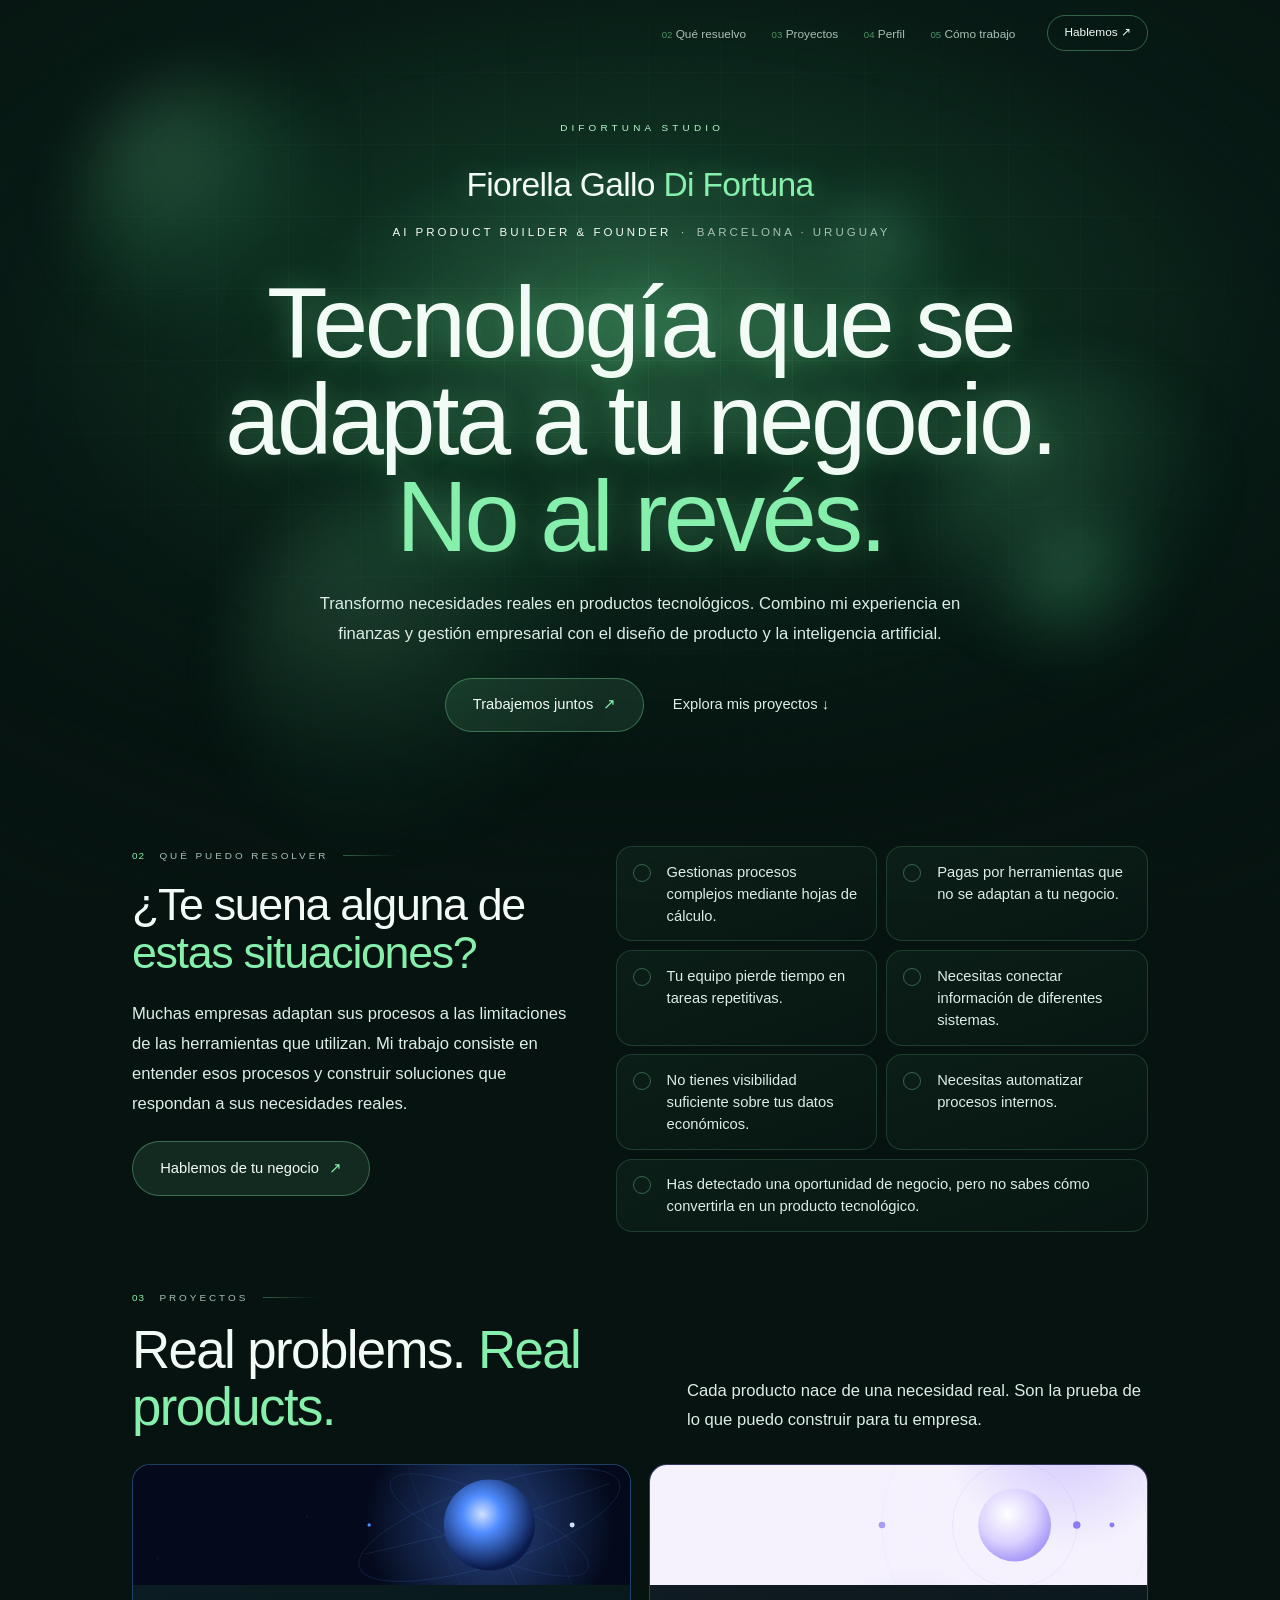
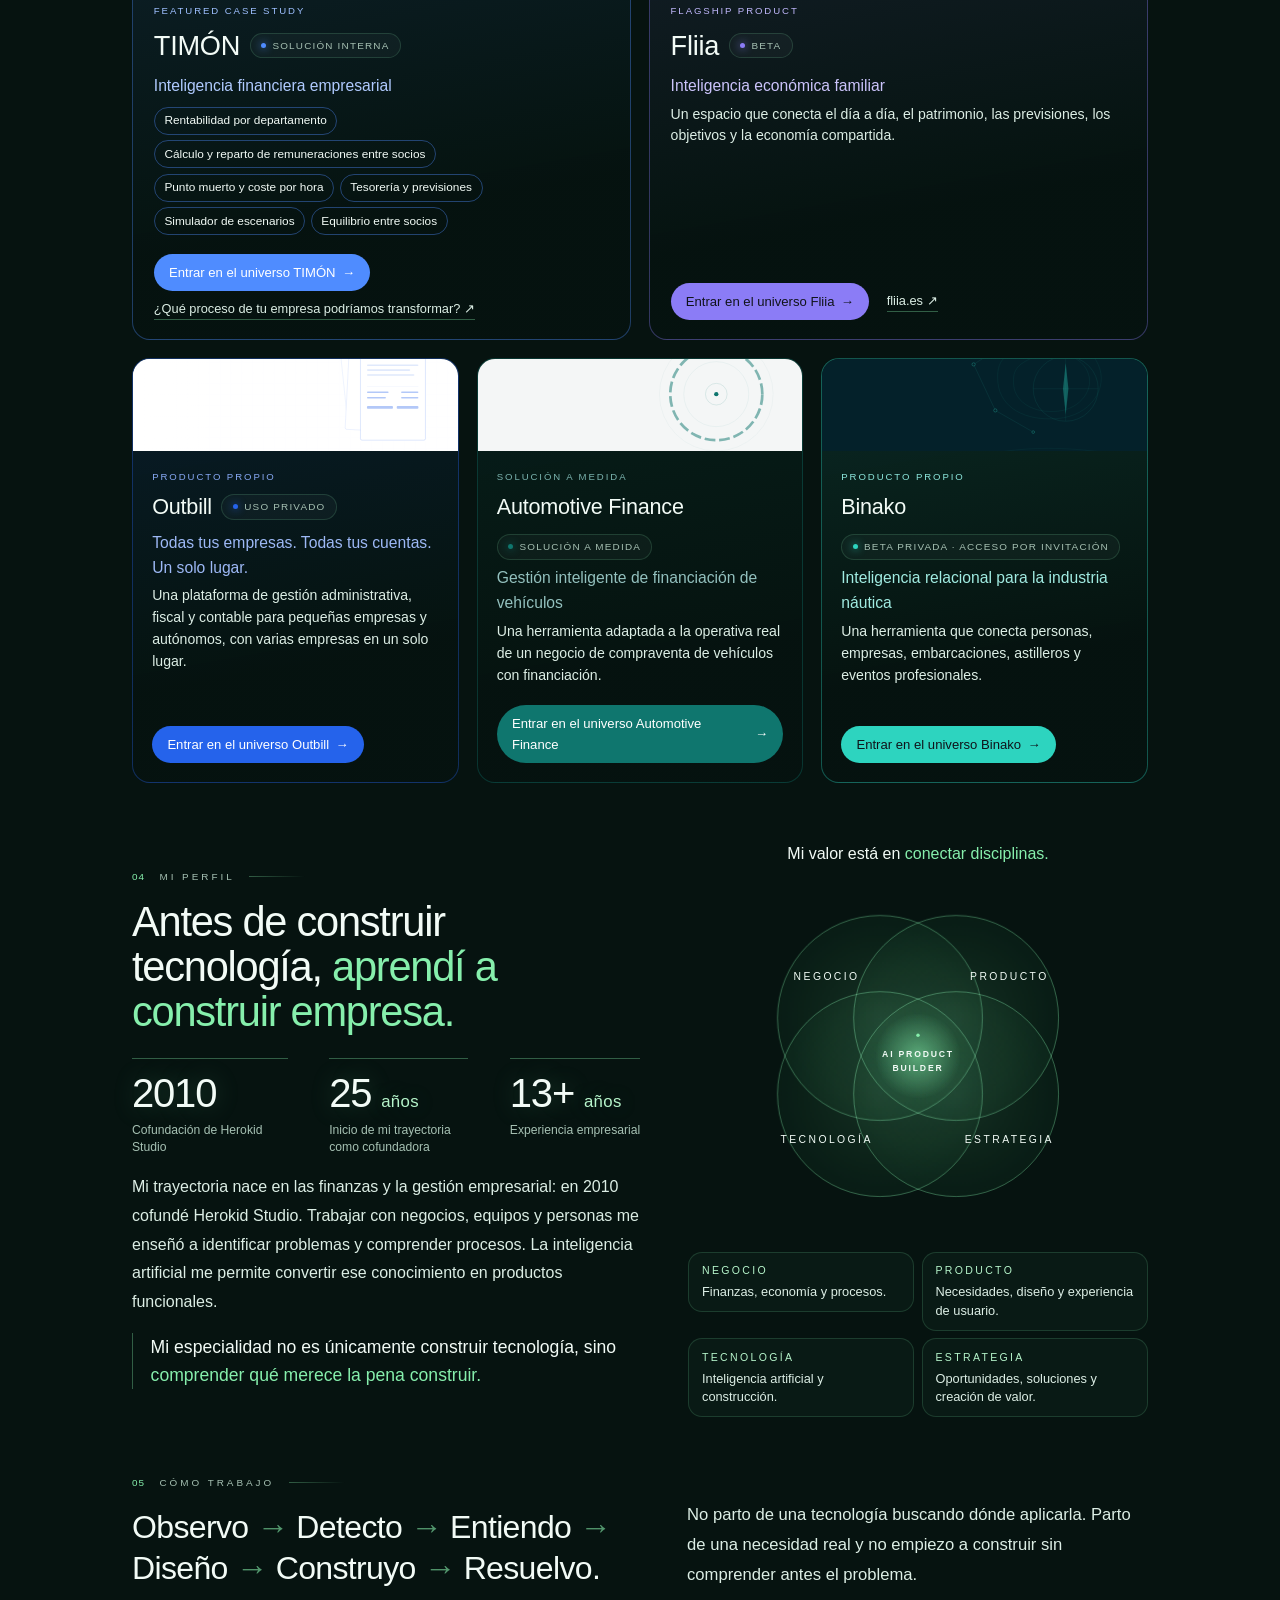
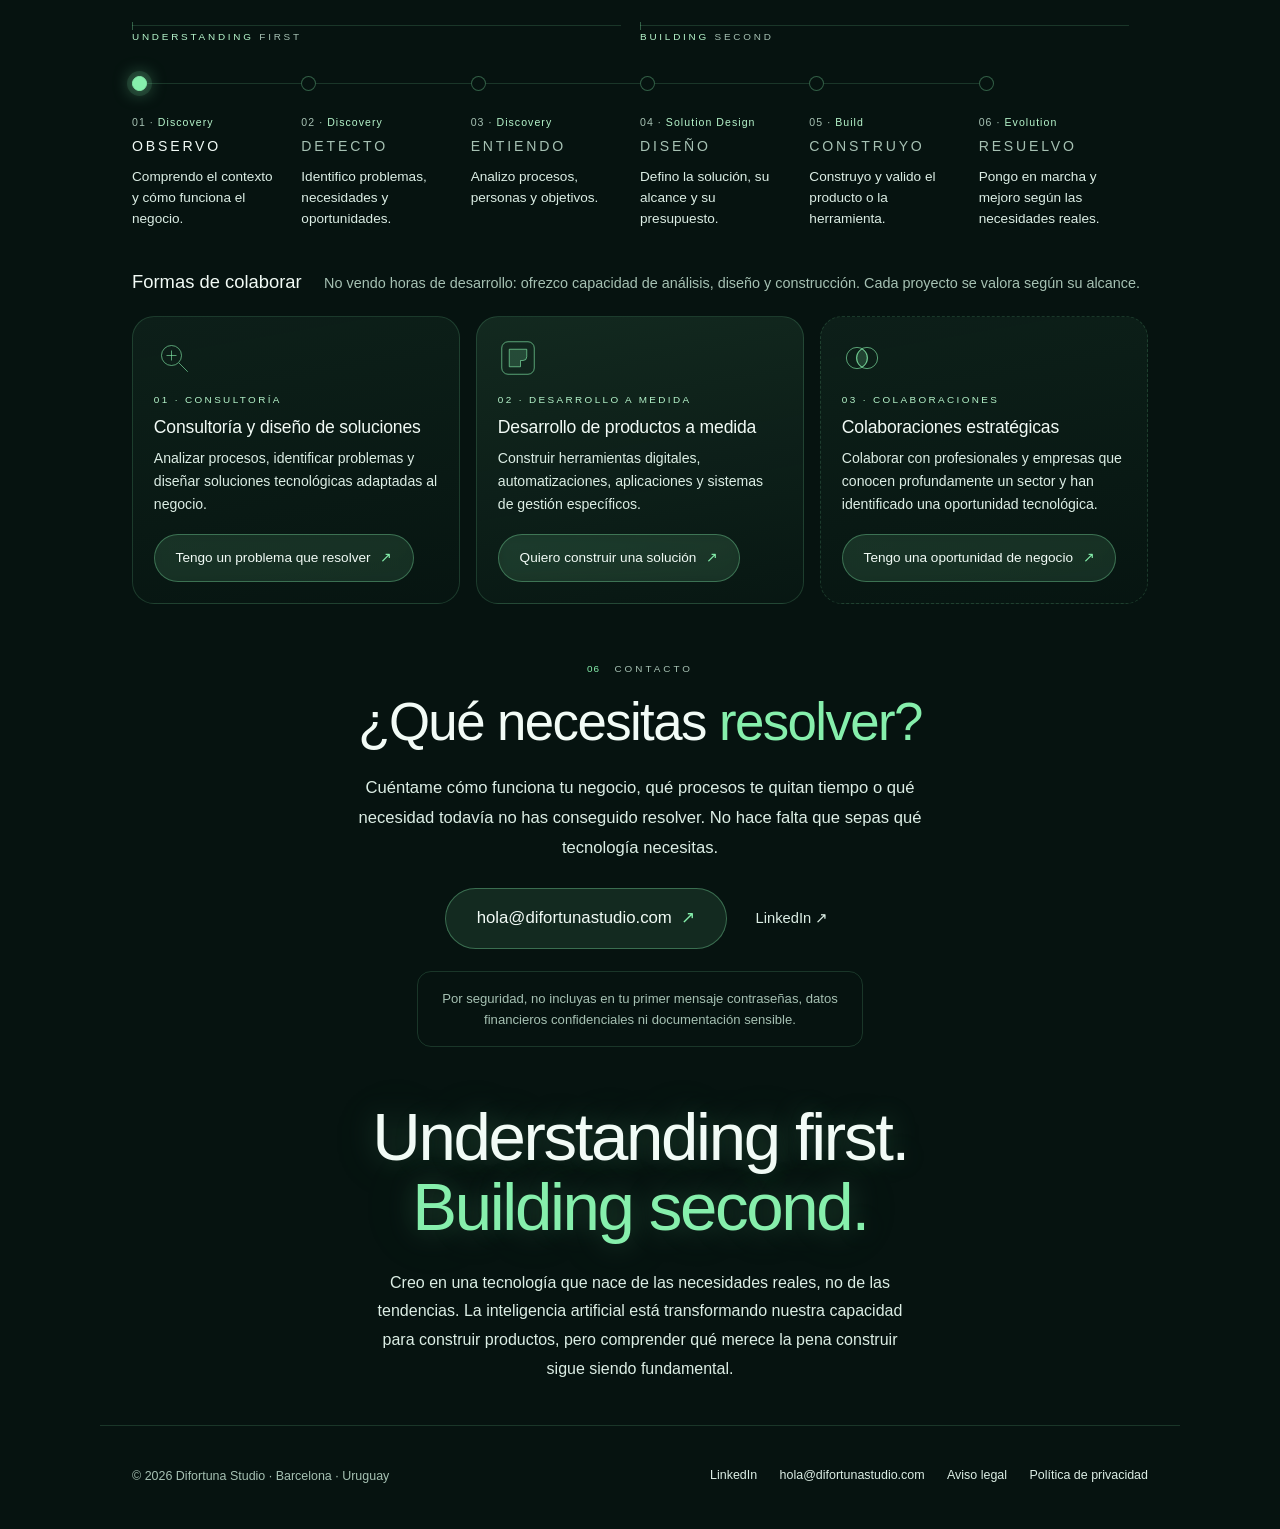
<file: index.html>
<!DOCTYPE html>
<html lang="es" class="sin-js">
<head>
    <meta charset="UTF-8" />
    <meta name="viewport" content="width=device-width, initial-scale=1.0" />
    <title>Difortuna Studio | AI Product Builder &amp; Business Solutions</title>
    <link rel="icon" type="image/svg+xml" href="favicon.svg" />
    <link rel="icon" type="image/png" sizes="32x32" href="favicon-32.png" />
    <link rel="apple-touch-icon" href="apple-touch-icon.png" />
    <meta name="theme-color" content="#061310" />

    <meta name="description" content="Diseño y construcción de productos tecnológicos y soluciones empresariales a medida. Finanzas, estrategia, diseño de producto e inteligencia artificial." />
    <link rel="canonical" href="https://difortunastudio.com/" />

    <!-- Cómo se ve el enlace al compartirlo -->
    <meta property="og:type" content="website" />
    <meta property="og:site_name" content="Difortuna Studio" />
    <meta property="og:url" content="https://difortunastudio.com/" />
    <meta property="og:title" content="Difortuna Studio | AI Product Builder & Business Solutions" />
    <meta property="og:description" content="Tecnología que se adapta a tu negocio. No al revés. Diseño y construcción de productos tecnológicos y soluciones empresariales a medida." />
    <meta property="og:image" content="https://difortunastudio.com/og.png" />
    <meta property="og:image:width" content="1200" />
    <meta property="og:image:height" content="630" />
    <meta property="og:image:alt" content="Fiorella Gallo Di Fortuna · Difortuna Studio" />
    <meta property="og:locale" content="es_ES" />

    <meta name="twitter:card" content="summary_large_image" />
    <meta name="twitter:title" content="Difortuna Studio | AI Product Builder & Business Solutions" />
    <meta name="twitter:description" content="Tecnología que se adapta a tu negocio. No al revés. Diseño y construcción de productos tecnológicos y soluciones empresariales a medida." />
    <meta name="twitter:image" content="https://difortunastudio.com/og.png" />

    <script type="application/ld+json">
    {
        "@context": "https://schema.org",
        "@type": "ProfessionalService",
        "name": "Difortuna Studio",
        "url": "https://difortunastudio.com/",
        "image": "https://difortunastudio.com/og.png",
        "email": "hola@difortunastudio.com",
        "description": "Diseño y construcción de productos tecnológicos y soluciones empresariales a medida: automatización de procesos, business intelligence, desarrollo de productos SaaS e inteligencia artificial aplicada a negocios.",
        "areaServed": ["ES", "UY"],
        "address": { "@type": "PostalAddress", "addressLocality": "Barcelona", "addressCountry": "ES" },
        "founder": {
            "@type": "Person",
            "name": "Fiorella Gallo Di Fortuna",
            "jobTitle": "AI Product Builder & Founder",
            "sameAs": ["https://www.linkedin.com/in/fiorellagallodifortuna/"]
        }
    }
    </script>

    <script>document.documentElement.className = 'js';</script>

    <style>
        /* ===== PALETA ===== */
        :root {
            --fondo: #061310;
            --fondo-alto: #0a1f18;
            --verde-luz: #4ade80;
            --verde-brillo: #86efac;      /* decorativo: bordes, puntos, halos */
            --verde-texto: #b6f5cb;       /* el mismo verde, ya legible sobre el fondo */
            --texto: #dceee5;
            --texto-fuerte: #f2fbf6;
            --texto-tenue: #a6c1b3;       /* micro-labels: sube a ~4.5:1 con el resplandor puesto */
            --linea: rgba(134, 239, 172, 0.16);
            --linea-fuerte: rgba(134, 239, 172, 0.34);
            --peligro: #fca5a5;
            --curva: cubic-bezier(0.2, 0.7, 0.3, 1);
            --ancho: 1080px;
        }

        * { margin: 0; padding: 0; box-sizing: border-box; }

        html { scroll-behavior: smooth; scroll-padding-top: 5rem; }

        body {
            font-family: -apple-system, BlinkMacSystemFont, "Segoe UI", Roboto, Helvetica, Arial, sans-serif;
            background: var(--fondo);
            color: var(--texto);
            line-height: 1.6;
            overflow-x: hidden;
            -webkit-font-smoothing: antialiased;
        }

        a { color: inherit; }
        button, input, select, textarea { font: inherit; color: inherit; }

        :focus-visible {
            outline: 2px solid var(--verde-brillo);
            outline-offset: 3px;
            border-radius: 6px;
        }

        .saltar {
            position: absolute;
            left: 1rem;
            top: -4rem;
            z-index: 100;
            padding: 0.6rem 1rem;
            border-radius: 10px;
            background: var(--fondo-alto);
            color: var(--texto-fuerte);
            border: 1px solid var(--linea-fuerte);
            text-decoration: none;
        }
        .saltar:focus { top: 1rem; }

        .solo-lectores {
            position: absolute !important;
            width: 1px; height: 1px;
            overflow: hidden;
            clip: rect(0 0 0 0);
            white-space: nowrap;
        }

        /* ===== PROFUNDIDAD =====
           Tres capas fijas: el resplandor que sale del centro,
           las esferas flotando y el viñeteado que cierra los bordes. */
        .capa { position: fixed; inset: 0; pointer-events: none; }

        .capa-luz {
            z-index: 0;
            background:
                radial-gradient(38% 26% at 50% 34%, rgba(134, 239, 172, 0.19) 0%, rgba(134, 239, 172, 0) 70%),
                radial-gradient(70% 52% at 50% 36%, rgba(74, 222, 128, 0.13) 0%, rgba(74, 222, 128, 0) 72%),
                radial-gradient(120% 90% at 50% 30%, rgba(34, 150, 94, 0.14) 0%, rgba(6, 19, 16, 0) 68%);
        }

        .capa-vineta {
            z-index: 2;
            background: radial-gradient(105% 85% at 50% 42%, rgba(6, 19, 16, 0) 42%, rgba(6, 19, 16, 0.72) 100%);
        }

        .capa-grano {
            z-index: 3;
            opacity: 0.32;
            mix-blend-mode: overlay;
            background-image: url("data:image/svg+xml,%3Csvg xmlns='http://www.w3.org/2000/svg' width='180' height='180'%3E%3Cfilter id='r'%3E%3CfeTurbulence type='fractalNoise' baseFrequency='0.82' numOctaves='3' stitchTiles='stitch'/%3E%3C/filter%3E%3Crect width='100%25' height='100%25' filter='url(%23r)' opacity='0.5'/%3E%3C/svg%3E");
        }

        .capa-rejilla {
            z-index: 1;
            background-image:
                linear-gradient(rgba(134, 239, 172, 0.055) 1px, transparent 1px),
                linear-gradient(90deg, rgba(134, 239, 172, 0.055) 1px, transparent 1px);
            background-size: 72px 72px;
            -webkit-mask-image: radial-gradient(78% 62% at 50% 38%, #000 0%, transparent 78%);
            mask-image: radial-gradient(78% 62% at 50% 38%, #000 0%, transparent 78%);
        }

        .foco {
            position: fixed;
            z-index: 1;
            top: 0; left: 0;
            width: 560px; height: 560px;
            margin: -280px 0 0 -280px;
            border-radius: 50%;
            pointer-events: none;
            background: radial-gradient(circle,
                rgba(134, 239, 172, 0.11) 0%,
                rgba(74, 222, 128, 0.045) 42%,
                rgba(134, 239, 172, 0) 68%);
            filter: blur(26px);
            opacity: 0;
            transition: opacity 0.7s ease;
            will-change: transform;
        }
        .foco.activo { opacity: 1; }

        /* Aparición al entrar en pantalla (solo si hay JavaScript) */
        .js .reveal {
            opacity: 0;
            transform: translateY(24px);
            transition: opacity 1s var(--curva), transform 1s var(--curva);
            transition-delay: var(--d, 0s);
        }
        .js .reveal.visible { opacity: 1; transform: none; }

        /* ===== ESFERAS ===== */
        .esferas { position: fixed; inset: 0; z-index: 1; pointer-events: none; overflow: hidden; }

        .esfera {
            position: absolute;
            border-radius: 50%;
            filter: blur(28px);
            background: radial-gradient(circle at 32% 30%,
                rgba(134, 239, 172, 0.22) 0%,
                rgba(52, 176, 112, 0.10) 45%,
                rgba(6, 19, 16, 0) 72%);
            animation: flotar 22s infinite ease-in-out alternate;
        }
        .esfera:nth-child(1) { width: 260px; height: 260px; top: 8%;  left: 6%;   animation-duration: 24s; }
        .esfera:nth-child(2) { width: 150px; height: 150px; top: 58%; right: 9%;  animation-duration: 19s; animation-delay: 2s; }
        .esfera:nth-child(3) { width: 380px; height: 380px; bottom: 4%; left: 18%; animation-duration: 28s; animation-delay: 4s; opacity: 0.7; }
        .esfera:nth-child(4) { width: 110px; height: 110px; top: 22%; right: 26%; animation-duration: 16s; animation-delay: 1s; }
        .esfera:nth-child(5) { width: 300px; height: 300px; bottom: 26%; right: 4%; animation-duration: 21s; animation-delay: 3s; opacity: 0.75; }

        @keyframes flotar {
            0%   { transform: translate(0, 0) scale(1); }
            25%  { transform: translate(34px, -46px) scale(1.06); }
            50%  { transform: translate(-24px, 34px) scale(0.94); }
            75%  { transform: translate(44px, 22px) scale(1.03); }
            100% { transform: translate(-34px, -34px) scale(0.97); }
        }

        .contenido { position: relative; z-index: 4; }

        /* ===== NAVEGACIÓN ===== */
        .nav {
            position: fixed;
            top: 0; left: 0; right: 0;
            z-index: 50;
            transition: background 0.4s, border-color 0.4s, backdrop-filter 0.4s;
            border-bottom: 1px solid transparent;
        }
        .nav.con-fondo {
            background: rgba(6, 19, 16, 0.72);
            -webkit-backdrop-filter: blur(14px);
            backdrop-filter: blur(14px);
            border-bottom-color: var(--linea);
        }
        .nav-inner {
            max-width: var(--ancho);
            margin: 0 auto;
            padding: 0.95rem 2rem;
            display: flex;
            align-items: center;
            gap: 2rem;
        }
        .nav-marca {
            font-size: 0.62rem;
            text-transform: uppercase;
            letter-spacing: 0.32em;
            color: var(--verde-texto);
            text-decoration: none;
            white-space: nowrap;
            opacity: 0;
            transition: opacity 0.4s;
        }
        .nav.con-fondo .nav-marca { opacity: 1; }
        .nav-inner > nav { margin-left: auto; }
        .nav-enlaces {
            display: flex;
            gap: 1.6rem;
            list-style: none;
        }
        .nav-enlaces a {
            font-size: 0.74rem;
            color: var(--texto-tenue);
            text-decoration: none;
            transition: color 0.25s;
            white-space: nowrap;
        }
        .nav-enlaces a .n {
            font-size: 0.6rem;
            margin-right: 0.35em;
            color: var(--verde-brillo);
            opacity: 0.55;
            font-variant-numeric: tabular-nums;
        }
        .nav-enlaces a:hover,
        .nav-enlaces a.actual { color: var(--texto-fuerte); }
        .nav-enlaces a.actual .n { opacity: 1; }
        .nav-cta {
            font-size: 0.74rem;
            padding: 0.45rem 1rem;
            border-radius: 30px;
            border: 1px solid var(--linea-fuerte);
            text-decoration: none;
            color: var(--texto-fuerte);
            white-space: nowrap;
            transition: background 0.3s, border-color 0.3s;
        }
        .nav-cta:hover { background: rgba(134, 239, 172, 0.12); border-color: rgba(134, 239, 172, 0.5); }
        .nav-menu {
            display: none;
            margin-left: auto;
            background: none;
            border: 1px solid var(--linea);
            border-radius: 30px;
            padding: 0.4rem 0.9rem;
            font-size: 0.74rem;
            color: var(--texto);
            cursor: pointer;
        }

        /* ===== PIEZAS COMUNES DE SECCIÓN ===== */
        .seccion {
            max-width: var(--ancho);
            margin: 0 auto;
            padding: 7.5rem 2rem 2rem;
        }
        .sec-cabecera {
            display: flex;
            align-items: center;
            gap: 0.9rem;
            margin-bottom: 1.6rem;
            font-size: 0.62rem;
            text-transform: uppercase;
            letter-spacing: 0.3em;
            color: var(--texto-tenue);
        }
        .sec-cabecera .num { color: var(--verde-brillo); font-variant-numeric: tabular-nums; letter-spacing: 0.1em; }
        .sec-cabecera::after {
            content: "";
            flex: 0 0 56px;
            height: 1px;
            background: linear-gradient(to right, var(--linea-fuerte), transparent);
        }
        .sec-titulo {
            font-size: clamp(2rem, 4.6vw, 3.3rem);
            font-weight: 300;
            letter-spacing: -0.03em;
            line-height: 1.08;
            color: var(--texto-fuerte);
            max-width: 17em;
        }
        .sec-titulo em { font-style: normal; color: var(--verde-brillo); }
        .sec-intro {
            margin-top: 1.4rem;
            max-width: 36em;
            font-size: 1.04rem;
            line-height: 1.8;
        }

        .boton {
            display: inline-flex;
            align-items: center;
            gap: 0.6rem;
            padding: 0.9rem 1.7rem;
            border-radius: 40px;
            font-size: 0.92rem;
            text-decoration: none;
            color: var(--texto-fuerte);
            background: rgba(134, 239, 172, 0.1);
            border: 1px solid var(--linea-fuerte);
            -webkit-backdrop-filter: blur(6px);
            backdrop-filter: blur(6px);
            cursor: pointer;
            transition: background 0.3s, border-color 0.3s, transform 0.3s, box-shadow 0.3s;
        }
        .boton:hover {
            background: rgba(134, 239, 172, 0.18);
            border-color: rgba(134, 239, 172, 0.55);
            transform: translateY(-2px);
            box-shadow: 0 10px 40px -12px rgba(74, 222, 128, 0.55);
        }
        .boton .flecha { color: var(--verde-brillo); transition: transform 0.3s; }
        .boton:hover .flecha { transform: translate(2px, -2px); }
        .boton-texto {
            display: inline-flex;
            align-items: center;
            gap: 0.5rem;
            padding: 0.9rem 0.4rem;
            font-size: 0.92rem;
            color: var(--texto);
            text-decoration: none;
            border: 0;
            background: none;
            cursor: pointer;
            transition: color 0.25s;
        }
        .boton-texto:hover { color: var(--verde-brillo); }

        /* ===== 01 · HERO ===== */
        .hero {
            min-height: 100vh;
            min-height: 100svh;
            display: flex;
            align-items: center;
            justify-content: center;
            padding: 7rem 2rem 6rem;
            position: relative;
        }
        .hero-inner { max-width: 800px; width: 100%; text-align: center; }
        .marca {
            font-size: 0.62rem;
            text-transform: uppercase;
            letter-spacing: 0.42em;
            text-indent: 0.42em;
            color: var(--verde-texto);
            opacity: 0.9;
            margin-bottom: 2.3rem;
        }
        .hero h1 {
            font-size: clamp(2.9rem, 8.5vw, 6.2rem);
            font-weight: 300;
            letter-spacing: -0.035em;
            line-height: 0.98;
            color: var(--texto-fuerte);
            text-shadow: 0 0 28px rgba(134, 239, 172, 0.30), 0 0 80px rgba(74, 222, 128, 0.18);
        }
        .hero h1 .apellido { display: block; color: var(--verde-brillo); opacity: 0.92; }
        .rol {
            margin-top: 1.7rem;
            font-size: 0.82rem;
            text-transform: uppercase;
            letter-spacing: 0.26em;
            text-indent: 0.26em;
            color: var(--texto-fuerte);
        }
        .subtitulo {
            margin-top: 0.6rem;
            font-size: 0.66rem;
            text-transform: uppercase;
            letter-spacing: 0.3em;
            text-indent: 0.3em;
            color: var(--texto-tenue);
        }
        .separador {
            width: 1px;
            height: 48px;
            margin: 2rem auto;
            background: linear-gradient(to bottom, transparent, rgba(134, 239, 172, 0.45), transparent);
        }
        .claim {
            font-size: clamp(1.35rem, 3vw, 1.85rem);
            font-weight: 300;
            letter-spacing: -0.015em;
            color: var(--verde-texto);
        }
        .desc {
            margin: 1.2rem auto 0;
            font-size: 1.04rem;
            line-height: 1.8;
            max-width: 36em;
        }
        .hero-ctas {
            margin-top: 2.2rem;
            display: flex;
            gap: 0.8rem 1.4rem;
            justify-content: center;
            align-items: center;
            flex-wrap: wrap;
        }
        .bajar {
            position: absolute;
            bottom: 2.2rem;
            left: 50%;
            transform: translateX(-50%);
            width: 34px; height: 34px;
            border: 1px solid var(--linea);
            border-radius: 50%;
            display: flex;
            align-items: center;
            justify-content: center;
            font-size: 0.7rem;
            color: var(--texto-tenue);
            text-decoration: none;
            animation: latir 2.6s infinite ease-in-out;
        }
        @keyframes latir {
            0%, 100% { transform: translate(-50%, 0); opacity: 0.55; }
            50%      { transform: translate(-50%, 7px); opacity: 1; }
        }

        /* ===== 02 · PERFIL ===== */
        .perfil-grid {
            display: grid;
            grid-template-columns: 1fr 1.05fr;
            gap: 4rem;
            align-items: center;
        }
        .perfil-texto p { margin-top: 1.2rem; line-height: 1.8; max-width: 33em; }
        .perfil-texto p:first-of-type { margin-top: 1.8rem; }
        .perfil-texto .remate {
            margin-top: 1.8rem;
            padding-left: 1.1rem;
            border-left: 1px solid var(--linea-fuerte);
            color: var(--texto-fuerte);
            font-size: 1.1rem;
            line-height: 1.6;
        }
        .perfil-texto .remate em { font-style: normal; color: var(--verde-brillo); }

        /* Hitos de trayectoria */
        .hitos {
            margin-top: 2.2rem;
            display: grid;
            grid-template-columns: repeat(3, auto);
            justify-content: start;
            gap: 0 2.6rem;
        }
        .hito {
            display: flex;
            flex-direction: column-reverse;
            justify-content: flex-end;
            padding-top: 0.9rem;
            border-top: 1px solid var(--linea-fuerte);
            max-width: 11.5rem;
        }
        .hito dd {
            font-size: clamp(1.9rem, 3.4vw, 2.5rem);
            font-weight: 300;
            letter-spacing: -0.03em;
            line-height: 1;
            color: var(--texto-fuerte);
            font-variant-numeric: tabular-nums;
            text-shadow: 0 0 24px rgba(134, 239, 172, 0.25);
        }
        .hito dd .unidad { font-size: 0.42em; letter-spacing: 0.02em; color: var(--verde-texto); }
        .hito dt {
            margin-top: 0.55rem;
            font-size: 0.76rem;
            line-height: 1.45;
            color: var(--texto-tenue);
        }

        .venn { position: relative; }
        .venn-titulo {
            margin-bottom: 1.4rem;
            text-align: center;
            font-size: 1.15rem;
            font-weight: 300;
            color: var(--texto-fuerte);
        }
        .venn-titulo em { font-style: normal; color: var(--verde-brillo); }
        .venn svg { display: block; width: 100%; max-width: 500px; margin: 0 auto; overflow: visible; }
        .venn-circulo circle {
            fill: url(#venn-relleno);
            stroke: var(--verde-brillo);
            stroke-width: 1;
            stroke-opacity: 0.55;
            mix-blend-mode: screen;
            stroke-dasharray: 930;
            stroke-dashoffset: 930;
            fill-opacity: 0;
            transition: stroke-dashoffset 1.8s var(--curva), fill-opacity 1.4s ease, stroke-opacity 0.4s, opacity 0.4s;
            cursor: pointer;
        }
        .venn.dibujado .venn-circulo circle { stroke-dashoffset: 0; fill-opacity: 1; }
        .venn.dibujado .venn-circulo:nth-of-type(2) circle { transition-delay: 0.15s, 0.15s, 0s, 0s; }
        .venn.dibujado .venn-circulo:nth-of-type(3) circle { transition-delay: 0.3s, 0.3s, 0s, 0s; }
        .venn.dibujado .venn-circulo:nth-of-type(4) circle { transition-delay: 0.45s, 0.45s, 0s, 0s; }
        .venn-circulo text {
            fill: var(--texto-fuerte);
            font-size: 15px;
            letter-spacing: 3.5px;
            text-anchor: middle;
            pointer-events: none;
            opacity: 0;
            transition: opacity 1s ease 0.9s, fill 0.3s;
        }
        .venn.dibujado .venn-circulo text { opacity: 1; }
        .venn[data-activo] .venn-circulo circle { opacity: 0.35; }
        .venn[data-activo] .venn-circulo text { fill: var(--texto-tenue); }
        .venn[data-activo="negocio"] .venn-circulo[data-d="negocio"] circle,
        .venn[data-activo="producto"] .venn-circulo[data-d="producto"] circle,
        .venn[data-activo="tecnologia"] .venn-circulo[data-d="tecnologia"] circle,
        .venn[data-activo="estrategia"] .venn-circulo[data-d="estrategia"] circle { opacity: 1; stroke-opacity: 1; }
        .venn[data-activo="negocio"] .venn-circulo[data-d="negocio"] text,
        .venn[data-activo="producto"] .venn-circulo[data-d="producto"] text,
        .venn[data-activo="tecnologia"] .venn-circulo[data-d="tecnologia"] text,
        .venn[data-activo="estrategia"] .venn-circulo[data-d="estrategia"] text { fill: var(--verde-brillo); }
        .venn[data-activo="centro"] .venn-circulo circle { opacity: 1; stroke-opacity: 0.9; }
        .venn[data-activo="centro"] .venn-circulo text { fill: var(--texto-fuerte); }

        .venn-centro { opacity: 0; transform-origin: 260px 260px; transform: scale(0.85); transition: opacity 1s ease 1.2s, transform 1.2s var(--curva) 1.2s; cursor: pointer; }
        .venn.dibujado .venn-centro { opacity: 1; transform: none; }
        .venn-centro .halo { fill: url(#venn-halo); animation: respirar 5s ease-in-out infinite; transform-origin: 260px 260px; }
        .venn-centro .punto { fill: var(--verde-brillo); }
        .venn-centro text {
            fill: var(--texto-fuerte);
            font-size: 12.5px;
            font-weight: 600;
            letter-spacing: 2.6px;
            text-anchor: middle;
        }
        @keyframes respirar {
            0%, 100% { transform: scale(1); opacity: 0.85; }
            50%      { transform: scale(1.18); opacity: 1; }
        }

        .venn-leyenda {
            margin-top: 1.8rem;
            display: grid;
            grid-template-columns: 1fr 1fr;
            gap: 0.6rem;
            list-style: none;
        }
        .venn-leyenda button {
            width: 100%;
            text-align: left;
            padding: 0.85rem 1rem;
            border-radius: 14px;
            background: rgba(134, 239, 172, 0.03);
            border: 1px solid var(--linea);
            cursor: pointer;
            transition: background 0.3s, border-color 0.3s;
        }
        .venn-leyenda button:hover,
        .venn-leyenda button.activo { background: rgba(134, 239, 172, 0.09); border-color: var(--linea-fuerte); }
        .venn-leyenda strong {
            display: block;
            font-size: 0.66rem;
            font-weight: 500;
            text-transform: uppercase;
            letter-spacing: 0.22em;
            color: var(--verde-texto);
        }
        .venn-leyenda span { display: block; margin-top: 0.25rem; font-size: 0.86rem; color: var(--texto); line-height: 1.45; }

        /* ===== 03 · METODOLOGÍA ===== */
        .metodo-titulo {
            font-size: clamp(1.5rem, 3.4vw, 2.4rem);
            font-weight: 300;
            letter-spacing: -0.02em;
            line-height: 1.3;
            color: var(--texto-fuerte);
        }
        .metodo-titulo .sep { color: var(--verde-brillo); opacity: 0.6; }

        .metodo {
            --cabecera: 3.2rem;
            position: relative;
            margin-top: 4rem;
            display: grid;
            grid-template-columns: 1fr 1fr;
        }
        .metodo-grupo { position: relative; }
        .metodo-cabecera {
            height: var(--cabecera);
            margin-right: 1.2rem;
            padding-top: 0.2rem;
            border-top: 1px solid var(--linea);
            font-size: 0.62rem;
            text-transform: uppercase;
            letter-spacing: 0.28em;
            color: var(--texto-tenue);
            position: relative;
        }
        .metodo-cabecera::before {
            content: "";
            position: absolute;
            left: 0; top: -4px;
            width: 1px; height: 8px;
            background: var(--linea-fuerte);
        }
        .metodo-cabecera em { font-style: normal; color: var(--verde-texto); }
        .metodo ol { list-style: none; display: grid; grid-template-columns: repeat(3, 1fr); }

        /* El hilo que une las seis etapas */
        .metodo-linea {
            position: absolute;
            left: 7px;
            right: calc(100% / 6 - 7px);
            top: calc(var(--cabecera) + 7px);
            height: 1px;
            background: var(--linea);
            pointer-events: none;
        }
        .metodo-relleno {
            position: absolute;
            inset: 0;
            background: linear-gradient(to right, rgba(134, 239, 172, 0.35), var(--verde-brillo));
            box-shadow: 0 0 12px rgba(134, 239, 172, 0.6);
            transform-origin: left center;
            transform: scaleX(var(--progreso, 0));
        }

        .paso { position: relative; padding: 0 1.4rem 0 0; }
        .paso-punto {
            position: relative;
            z-index: 1;
            display: block;
            width: 15px; height: 15px;
            border-radius: 50%;
            background: var(--fondo);
            border: 1px solid var(--linea-fuerte);
            transition: background 0.5s, border-color 0.5s, box-shadow 0.5s;
        }
        .paso.activo .paso-punto {
            background: var(--verde-brillo);
            border-color: var(--verde-brillo);
            box-shadow: 0 0 0 5px rgba(134, 239, 172, 0.12), 0 0 18px rgba(134, 239, 172, 0.7);
        }
        .paso-final.activo .paso-punto { animation: pulso 2.4s ease-out infinite; }
        @keyframes pulso {
            0%   { box-shadow: 0 0 0 0 rgba(134, 239, 172, 0.45), 0 0 18px rgba(134, 239, 172, 0.7); }
            100% { box-shadow: 0 0 0 16px rgba(134, 239, 172, 0), 0 0 18px rgba(134, 239, 172, 0.7); }
        }
        .paso-num {
            display: block;
            margin-top: 1.4rem;
            font-size: 0.66rem;
            color: var(--texto-tenue);
            font-variant-numeric: tabular-nums;
            letter-spacing: 0.1em;
        }
        .paso h3 {
            margin-top: 0.3rem;
            font-size: 0.95rem;
            font-weight: 500;
            letter-spacing: 0.2em;
            text-transform: uppercase;
            color: var(--texto-tenue);
            transition: color 0.5s;
        }
        .paso.activo h3 { color: var(--texto-fuerte); }
        .paso p { margin-top: 0.5rem; font-size: 0.9rem; line-height: 1.55; color: var(--texto); }

        .metodo-cierre {
            margin-top: 4rem;
            display: flex;
            align-items: center;
            gap: 1.2rem;
            font-size: clamp(1.15rem, 2.4vw, 1.5rem);
            font-weight: 300;
            color: var(--verde-texto);
        }
        .metodo-cierre::before { content: ""; width: 40px; height: 1px; background: var(--linea-fuerte); }

        /* ===== 04 · QUÉ PUEDO RESOLVER ===== */
        .resolver-grid {
            display: grid;
            grid-template-columns: 0.95fr 1.05fr;
            gap: 4rem;
            align-items: start;
        }
        .resolver-texto { position: sticky; top: 7rem; }
        .resolver-texto .sec-titulo { font-size: clamp(1.9rem, 3.8vw, 2.8rem); }
        .resolver-texto .boton { margin-top: 2rem; }
        .resolver-contador { margin-top: 1rem; font-size: 0.82rem; color: var(--texto-tenue); min-height: 1.4em; }

        .situaciones-pregunta {
            font-size: 0.66rem;
            text-transform: uppercase;
            letter-spacing: 0.24em;
            color: var(--texto-tenue);
            margin-bottom: 1rem;
        }
        .situaciones { list-style: none; display: grid; gap: 0.6rem; }
        .situacion {
            width: 100%;
            display: flex;
            align-items: flex-start;
            gap: 1rem;
            text-align: left;
            padding: 1.1rem 1.25rem;
            border-radius: 16px;
            background: linear-gradient(160deg, rgba(134, 239, 172, 0.05), rgba(134, 239, 172, 0.015));
            border: 1px solid var(--linea);
            cursor: pointer;
            font-size: 1rem;
            line-height: 1.5;
            color: var(--texto);
            transition: background 0.3s, border-color 0.3s, color 0.3s, transform 0.3s var(--curva);
        }
        .situacion:hover { border-color: var(--linea-fuerte); transform: translateX(4px); }
        .situacion .marca-check {
            flex: 0 0 auto;
            margin-top: 0.2rem;
            width: 18px; height: 18px;
            border-radius: 50%;
            border: 1px solid var(--linea-fuerte);
            display: grid;
            place-items: center;
            transition: background 0.3s, border-color 0.3s, box-shadow 0.3s;
        }
        .situacion .marca-check svg { width: 10px; height: 10px; opacity: 0; transition: opacity 0.2s; }
        .situacion[aria-pressed="true"] {
            color: var(--texto-fuerte);
            background: linear-gradient(160deg, rgba(134, 239, 172, 0.13), rgba(134, 239, 172, 0.04));
            border-color: rgba(134, 239, 172, 0.45);
        }
        .situacion[aria-pressed="true"] .marca-check {
            background: var(--verde-brillo);
            border-color: var(--verde-brillo);
            box-shadow: 0 0 14px rgba(134, 239, 172, 0.55);
        }
        .situacion[aria-pressed="true"] .marca-check svg { opacity: 1; }

        /* ===== 05 · PROYECTOS ===== */
        .proyectos-grid {
            margin-top: 1.4rem;
            display: grid;
            grid-template-columns: repeat(6, 1fr);
            gap: 1.4rem;
        }
        .proyectos-grid > .proyecto { grid-column: span 2; }
        .proyectos-grid > .proyecto.destacado { grid-column: 1 / -1; }

        /* ===== CASO DE ESTUDIO DESTACADO ===== */
        .caso {
            position: relative;
            margin-top: 3.2rem;
            padding: 2.8rem 2.8rem 2.6rem;
            border-radius: 26px;
            border: 1px solid var(--linea-fuerte);
            background:
                radial-gradient(60% 70% at 100% 0%, rgba(134, 239, 172, 0.16), transparent 70%),
                linear-gradient(165deg, rgba(134, 239, 172, 0.09), rgba(6, 19, 16, 0.55) 75%);
            overflow: hidden;
        }
        .caso-fondo {
            position: absolute;
            top: -0.12em; right: -0.04em;
            font-size: clamp(6rem, 15vw, 12rem);
            font-weight: 300;
            letter-spacing: -0.05em;
            line-height: 1;
            color: transparent;
            -webkit-text-stroke: 1px rgba(134, 239, 172, 0.18);
            pointer-events: none;
            user-select: none;
        }
        .caso > *:not(.caso-fondo) { position: relative; }
        .caso-etiqueta {
            display: inline-flex;
            align-items: center;
            gap: 0.5rem;
            padding: 0.3rem 0.8rem;
            border-radius: 30px;
            border: 1px solid rgba(134, 239, 172, 0.4);
            background: rgba(134, 239, 172, 0.1);
            font-size: 0.6rem;
            text-transform: uppercase;
            letter-spacing: 0.24em;
            color: var(--verde-texto);
        }
        .caso-etiqueta::before {
            content: "";
            width: 6px; height: 6px;
            border-radius: 50%;
            background: var(--verde-brillo);
            box-shadow: 0 0 10px var(--verde-brillo);
        }
        .caso .proyecto-top { margin-top: 1.2rem; }
        .caso-nombre { font-size: clamp(2.2rem, 4.4vw, 3rem); font-weight: 300; letter-spacing: -0.03em; color: var(--texto-fuerte); line-height: 1.05; }
        .caso .proyecto-claim { font-size: 1.2rem; }
        .caso-intro { margin-top: 1.4rem; max-width: 40em; font-size: 1.04rem; line-height: 1.8; }

        .caso-capturas { margin-top: 2.2rem; display: grid; grid-template-columns: repeat(auto-fit, minmax(260px, 1fr)); gap: 1.2rem; }
        .caso-capturas figure { border-radius: 16px; overflow: hidden; border: 1px solid var(--linea); background: rgba(6, 19, 16, 0.6); }
        .caso-capturas img { display: block; width: 100%; height: auto; }
        .caso-capturas figcaption { padding: 0.7rem 1rem; font-size: 0.7rem; text-transform: uppercase; letter-spacing: 0.18em; color: var(--texto-tenue); border-top: 1px solid var(--linea); }

        .caso-tabla { margin-top: 2.6rem; }
        .caso-encabezados, .caso-par {
            display: grid;
            grid-template-columns: 1fr 64px 1fr;
            align-items: center;
            column-gap: 1rem;
        }
        .caso-encabezados {
            padding-bottom: 0.8rem;
            font-size: 0.62rem;
            text-transform: uppercase;
            letter-spacing: 0.24em;
            color: var(--texto-tenue);
        }
        .caso-encabezados span:last-child { grid-column: 3; color: var(--verde-texto); }
        .caso-pares { list-style: none; }
        .caso-par { padding: 1rem 0; border-top: 1px solid var(--linea); }
        .caso-par .et { display: none; }
        .caso-par .antes { color: var(--texto-tenue); font-size: 0.98rem; line-height: 1.5; }
        .caso-par .despues {
            position: relative;
            padding-left: 1.3rem;
            color: var(--texto-fuerte);
            font-size: 1rem;
            line-height: 1.5;
        }
        .caso-par .despues::before {
            content: "";
            position: absolute;
            left: 0; top: 0.5em;
            width: 7px; height: 7px;
            border-radius: 50%;
            background: var(--verde-brillo);
            box-shadow: 0 0 10px rgba(134, 239, 172, 0.7);
        }
        .caso-par .paso-flecha {
            position: relative;
            height: 1px;
            background: linear-gradient(to right, var(--linea), var(--verde-brillo));
            transform-origin: left center;
            transform: scaleX(0);
            transition: transform 0.9s var(--curva) calc(var(--d, 0s) + 0.25s);
        }
        .caso-par .paso-flecha::after {
            content: "";
            position: absolute;
            right: 0; top: -3px;
            border-left: 6px solid var(--verde-brillo);
            border-top: 3.5px solid transparent;
            border-bottom: 3.5px solid transparent;
        }
        .caso-par.visible .paso-flecha, html:not(.js) .caso-par .paso-flecha { transform: none; }

        .caso-cierre {
            margin-top: 2rem;
            padding-left: 1.1rem;
            border-left: 1px solid var(--linea-fuerte);
            max-width: 42em;
            font-size: 1.04rem;
            line-height: 1.7;
            color: var(--texto-fuerte);
        }
        .caso .origen { margin-top: 1rem; font-size: 0.85rem; color: var(--texto-tenue); font-style: italic; }
        .caso-cta {
            margin-top: 2.6rem;
            padding-top: 2rem;
            border-top: 1px solid var(--linea);
            display: flex;
            align-items: center;
            justify-content: space-between;
            gap: 1.4rem 2rem;
            flex-wrap: wrap;
        }
        .caso-pregunta { font-size: clamp(1.35rem, 2.8vw, 1.85rem); font-weight: 300; letter-spacing: -0.02em; color: var(--texto-fuerte); max-width: 18em; line-height: 1.25; }
        .caso-acciones { display: flex; align-items: center; gap: 0.6rem 1.4rem; flex-wrap: wrap; }
        .proyecto {
            position: relative;
            display: flex;
            flex-direction: column;
            border-radius: 22px;
            background: linear-gradient(160deg, rgba(134, 239, 172, 0.07) 0%, rgba(134, 239, 172, 0.015) 100%);
            border: 1px solid var(--linea);
            overflow: hidden;
            transition: transform 0.45s var(--curva), border-color 0.45s, box-shadow 0.45s;
        }
        .proyecto::after {
            content: "";
            position: absolute;
            inset: -1px;
            border-radius: inherit;
            background: radial-gradient(70% 90% at 50% 0%, rgba(134, 239, 172, 0.14) 0%, transparent 70%);
            opacity: 0;
            transition: opacity 0.45s;
            pointer-events: none;
        }
        .proyecto:hover {
            transform: translateY(-5px);
            border-color: var(--linea-fuerte);
            box-shadow: 0 22px 50px -22px rgba(74, 222, 128, 0.42);
        }
        .proyecto:hover::after { opacity: 1; }
        .proyecto.destacado { grid-column: 1 / -1; flex-direction: row; }

        /* Cada tarjeta lleva el acento de su universo */
        .proyecto, .caso { --acento: var(--verde-brillo); }
        .proyecto .estado::before, .caso .estado::before { background: var(--acento); box-shadow: 0 0 8px var(--acento); }
        .proyecto .insignia { color: var(--acento); filter: brightness(1.35) saturate(.85); }
        .proyecto:hover { border-color: color-mix(in srgb, var(--acento) 55%, transparent); }

        /* Cortina de transición hacia los universos */
        .cortina {
            position: fixed;
            inset: 0;
            z-index: 300;
            pointer-events: none;
            background: var(--cortina, #061310);
            clip-path: circle(0% at var(--cx, 50%) var(--cy, 50%));
        }
        .cortina.cubre { clip-path: circle(150% at var(--cx, 50%) var(--cy, 50%)); }
        .cortina.anima { transition: clip-path 0.6s cubic-bezier(0.7, 0, 0.3, 1); }

        /* Composición tipográfica (o captura real cuando la haya) */
        .proyecto-visual {
            position: relative;
            min-height: 190px;
            overflow: hidden;
            border-bottom: 1px solid var(--linea);
            background:
                linear-gradient(rgba(134, 239, 172, 0.06) 1px, transparent 1px) 0 0 / 28px 28px,
                linear-gradient(90deg, rgba(134, 239, 172, 0.06) 1px, transparent 1px) 0 0 / 28px 28px,
                radial-gradient(80% 90% at 85% 10%, color-mix(in srgb, var(--acento) 30%, transparent), transparent 70%);
        }
        .destacado .proyecto-visual { flex: 0 0 44%; min-height: 380px; border-bottom: 0; border-right: 1px solid var(--linea); }
        .proyecto-visual img { width: 100%; height: 100%; object-fit: cover; display: block; position: absolute; inset: 0; }
        .visual-num {
            position: absolute;
            top: 1.1rem; left: 1.3rem;
            font-size: 0.66rem;
            letter-spacing: 0.14em;
            color: var(--texto-tenue);
            font-variant-numeric: tabular-nums;
        }
        .visual-nombre {
            position: absolute;
            left: 1.1rem;
            bottom: -0.18em;
            font-size: clamp(3.2rem, 7vw, 5.2rem);
            font-weight: 300;
            letter-spacing: -0.045em;
            line-height: 1;
            white-space: nowrap;
            color: transparent;
            -webkit-text-stroke: 1px color-mix(in srgb, var(--acento) 60%, transparent);
            transition: -webkit-text-stroke-color 0.45s, transform 0.8s var(--curva);
        }
        .destacado .visual-nombre {
            font-size: clamp(5rem, 11vw, 9rem);
            color: color-mix(in srgb, var(--acento) 10%, transparent);
            -webkit-text-stroke-color: color-mix(in srgb, var(--acento) 80%, transparent);
            text-shadow: 0 0 60px rgba(74, 222, 128, 0.25);
        }
        .visual-nombre.largo { font-size: clamp(2.4rem, 4.6vw, 3.4rem); }
        .proyecto:hover .visual-nombre { -webkit-text-stroke-color: var(--acento); transform: translateX(6px); }
        .visual-sectores {
            position: absolute;
            top: 1rem; right: 1.2rem;
            display: flex;
            flex-direction: column;
            align-items: flex-end;
            gap: 0.15rem;
            font-size: 0.6rem;
            letter-spacing: 0.18em;
            text-transform: uppercase;
            color: var(--texto-tenue);
        }
        .visual-orbita {
            position: absolute;
            right: 26%; top: 62px;
            width: 120px; height: 120px;
            border-radius: 50%;
            border: 1px solid var(--linea);
        }
        .visual-orbita::after {
            content: "";
            position: absolute;
            top: -4px; left: 50%;
            width: 7px; height: 7px;
            border-radius: 50%;
            background: var(--acento);
            box-shadow: 0 0 12px var(--acento);
        }
        .destacado .visual-orbita { width: 200px; height: 200px; right: 14%; top: 18%; animation: girar 40s linear infinite; }
        @keyframes girar { to { transform: rotate(360deg); } }

        .proyecto-cuerpo { padding: 1.7rem 1.8rem 1.8rem; display: flex; flex-direction: column; flex: 1; }
        .destacado .proyecto-cuerpo { padding: 2.4rem 2.6rem; }
        .proyecto-top { display: flex; align-items: center; gap: 0.7rem; flex-wrap: wrap; }
        .proyecto-nombre { font-size: 1.5rem; font-weight: 400; color: var(--texto-fuerte); letter-spacing: -0.01em; }
        .destacado .proyecto-nombre { font-size: 2.1rem; }
        .insignia {
            font-size: 0.58rem;
            text-transform: uppercase;
            letter-spacing: 0.2em;
            color: var(--verde-texto);
        }
        .estado {
            display: inline-flex;
            align-items: center;
            gap: 0.4rem;
            font-size: 0.62rem;
            text-transform: uppercase;
            letter-spacing: 0.12em;
            padding: 0.25rem 0.65rem;
            border-radius: 20px;
            border: 1px solid var(--linea);
            color: var(--texto-tenue);
            background: rgba(255, 255, 255, 0.03);
        }
        .estado::before {
            content: "";
            width: 5px; height: 5px;
            border-radius: 50%;
            background: var(--verde-brillo);
            box-shadow: 0 0 8px var(--verde-brillo);
        }
        .proyecto-claim { margin-top: 0.45rem; font-size: 1.02rem; color: var(--verde-texto); }
        .destacado .proyecto-claim { font-size: 1.2rem; }
        .proyecto-tags {
            margin-top: 0.4rem;
            font-size: 0.64rem;
            text-transform: uppercase;
            letter-spacing: 0.16em;
            color: var(--texto-tenue);
        }
        .proyecto-ps { margin-top: 1.3rem; display: grid; gap: 0.9rem; }
        .destacado .proyecto-ps { grid-template-columns: 1fr 1fr; gap: 1.4rem; margin-top: 1.8rem; }
        .proyecto-ps dt {
            font-size: 0.6rem;
            text-transform: uppercase;
            letter-spacing: 0.22em;
            color: var(--texto-tenue);
        }
        .proyecto-ps dd { margin-top: 0.25rem; font-size: 0.92rem; line-height: 1.55; }
        .proyecto-acciones { margin-top: auto; padding-top: 1.5rem; display: flex; gap: 1.2rem; align-items: center; flex-wrap: wrap; }
        .abrir-ficha {
            display: inline-flex;
            align-items: center;
            gap: 0.5rem;
            padding: 0.6rem 1.1rem;
            border-radius: 30px;
            border: 1px solid var(--linea-fuerte);
            background: none;
            font-size: 0.82rem;
            color: var(--texto-fuerte);
            cursor: pointer;
            transition: background 0.3s, border-color 0.3s;
        }
        a.abrir-ficha { text-decoration: none; position: static; }
        .abrir-ficha:hover { background: rgba(134, 239, 172, 0.12); border-color: rgba(134, 239, 172, 0.55); }
        /* Toda la tarjeta abre la ficha */
        .abrir-ficha::before { content: ""; position: absolute; inset: 0; z-index: 0; }
        .enlace-externo {
            position: relative;
            z-index: 2;
            font-size: 0.82rem;
            color: var(--texto);
            text-decoration: none;
            border-bottom: 1px solid var(--linea-fuerte);
        }
        .enlace-externo:hover { color: var(--verde-brillo); border-bottom-color: var(--verde-brillo); }

        /* ===== 06 · COLABORACIÓN ===== */
        .modos {
            margin-top: 3.2rem;
            display: grid;
            grid-template-columns: repeat(3, 1fr);
            gap: 1.4rem;
        }
        .modo {
            position: relative;
            display: flex;
            flex-direction: column;
            padding: 2rem 1.8rem 1.9rem;
            border-radius: 22px;
            border: 1px solid var(--linea);
            background: linear-gradient(170deg, rgba(134, 239, 172, 0.06), rgba(134, 239, 172, 0.01));
            transition: border-color 0.4s, transform 0.4s var(--curva);
        }
        .modo:hover { border-color: var(--linea-fuerte); transform: translateY(-4px); }
        .modo:nth-child(2) { background: linear-gradient(170deg, rgba(134, 239, 172, 0.1), rgba(134, 239, 172, 0.02)); }
        .modo:nth-child(3) { border-style: dashed; }
        .modo-glifo { width: 64px; height: 64px; margin-bottom: 1.6rem; }
        .modo-glifo * { fill: none; stroke: var(--verde-brillo); stroke-width: 1; }
        .modo-glifo .lleno { fill: rgba(134, 239, 172, 0.18); }
        .modo-codigo {
            font-size: 0.62rem;
            text-transform: uppercase;
            letter-spacing: 0.24em;
            color: var(--verde-texto);
        }
        .modo h3 { margin-top: 0.5rem; font-size: 1.3rem; font-weight: 400; color: var(--texto-fuerte); letter-spacing: -0.01em; line-height: 1.3; }
        .modo p { margin-top: 0.9rem; font-size: 0.93rem; line-height: 1.65; }
        .modo .boton { margin-top: auto; align-self: flex-start; font-size: 0.85rem; padding: 0.75rem 1.3rem; }
        .modo p:last-of-type { margin-bottom: 1.8rem; }
        .sr-sub { margin-top: 1.4rem; max-width: 40em; font-size: 1.04rem; font-weight: 400; line-height: 1.8; color: var(--texto); }

        .proceso { margin-top: 5rem; }
        .proceso-titulo { font-size: 1.35rem; font-weight: 300; color: var(--texto-fuerte); }
        .proceso ol {
            margin-top: 1.8rem;
            list-style: none;
            display: grid;
            grid-template-columns: repeat(4, 1fr);
            border-top: 1px solid var(--linea);
        }
        .proceso li { position: relative; padding: 1.4rem 1.4rem 0 0; }
        .proceso li::before {
            content: "";
            position: absolute;
            top: -4px; left: 0;
            width: 7px; height: 7px;
            border-radius: 50%;
            background: var(--fondo);
            border: 1px solid var(--verde-brillo);
        }
        .proceso .n { font-size: 0.64rem; color: var(--texto-tenue); letter-spacing: 0.1em; }
        .proceso h4 { margin-top: 0.2rem; font-size: 1.02rem; font-weight: 500; color: var(--texto-fuerte); }
        .proceso p { margin-top: 0.4rem; font-size: 0.9rem; line-height: 1.6; }
        .proceso p strong { display: block; font-weight: 500; color: var(--verde-texto); }
        .proceso .proceso-nota { margin-top: 2.2rem; font-size: 0.86rem; color: var(--texto-tenue); max-width: 46em; }

        /* ===== 07 · CONTACTO ===== */
        .contacto-grid {
            margin-top: 0.5rem;
            display: grid;
            grid-template-columns: 0.85fr 1.15fr;
            gap: 4rem;
            align-items: start;
        }
        .contacto-directo { margin-top: 2.2rem; display: grid; gap: 0.7rem; }
        .contacto-directo a {
            display: inline-flex;
            gap: 0.6rem;
            align-items: center;
            text-decoration: none;
            color: var(--texto);
            font-size: 0.95rem;
            width: fit-content;
            border-bottom: 1px solid transparent;
            transition: color 0.25s, border-color 0.25s;
        }
        .contacto-directo a:hover { color: var(--verde-brillo); border-bottom-color: var(--verde-brillo); }
        .contacto-directo .i { color: var(--verde-brillo); width: 1.2em; }
        .aviso-sensible {
            margin-top: 2rem;
            padding: 1rem 1.1rem;
            border-radius: 14px;
            border: 1px solid var(--linea);
            font-size: 0.82rem;
            line-height: 1.6;
            color: var(--texto-tenue);
        }

        .formulario {
            padding: 2.2rem;
            border-radius: 24px;
            border: 1px solid var(--linea-fuerte);
            background: linear-gradient(165deg, rgba(134, 239, 172, 0.08), rgba(6, 19, 16, 0.6) 70%);
            -webkit-backdrop-filter: blur(8px);
            backdrop-filter: blur(8px);
        }
        .fila { display: grid; grid-template-columns: 1fr 1fr; gap: 1.1rem; }
        .campo { margin-top: 1.2rem; }
        .fila .campo { margin-top: 0; }
        .fila + .fila, .fila + .campo, .campo + .fila { margin-top: 1.2rem; }
        .campo label, .campo legend {
            display: block;
            font-size: 0.7rem;
            text-transform: uppercase;
            letter-spacing: 0.16em;
            color: var(--texto-tenue);
            margin-bottom: 0.5rem;
        }
        .campo .opcional { text-transform: none; letter-spacing: 0; opacity: 0.8; }
        .campo input[type="text"],
        .campo input[type="email"],
        .campo textarea {
            width: 100%;
            padding: 0.8rem 0.95rem;
            border-radius: 12px;
            border: 1px solid var(--linea);
            background: rgba(6, 19, 16, 0.55);
            color: var(--texto-fuerte);
            font-size: 0.97rem;
            transition: border-color 0.25s, box-shadow 0.25s;
        }
        .campo textarea { min-height: 150px; resize: vertical; line-height: 1.6; }
        .campo input::placeholder, .campo textarea::placeholder { color: rgba(166, 193, 179, 0.7); }
        .campo input:focus, .campo textarea:focus {
            outline: none;
            border-color: rgba(134, 239, 172, 0.6);
            box-shadow: 0 0 0 3px rgba(134, 239, 172, 0.12);
        }
        .campo [aria-invalid="true"] { border-color: rgba(252, 165, 165, 0.7) !important; }
        .error-campo { display: block; margin-top: 0.4rem; font-size: 0.8rem; color: var(--peligro); min-height: 0; }
        .error-campo:empty { display: none; }

        fieldset.campo { border: 0; }
        .chips { display: flex; flex-wrap: wrap; gap: 0.5rem; }
        .campo label.chip {
            display: inline-block;
            margin: 0;
            text-transform: none;
            letter-spacing: 0;
            font-size: inherit;
            color: var(--texto);
        }
        .chip input { position: absolute; opacity: 0; pointer-events: none; }
        .chip span {
            display: inline-block;
            padding: 0.5rem 0.9rem;
            border-radius: 30px;
            border: 1px solid var(--linea);
            font-size: 0.86rem;
            cursor: pointer;
            transition: background 0.25s, border-color 0.25s, color 0.25s;
        }
        .chip span:hover { border-color: var(--linea-fuerte); }
        .chip input:checked + span {
            background: rgba(134, 239, 172, 0.16);
            border-color: rgba(134, 239, 172, 0.6);
            color: var(--texto-fuerte);
        }
        .chip input:focus-visible + span { outline: 2px solid var(--verde-brillo); outline-offset: 2px; }

        .trampa { position: absolute; left: -9999px; width: 1px; height: 1px; overflow: hidden; }

        .privacidad-basica {
            margin-top: 1.4rem;
            font-size: 0.76rem;
            line-height: 1.6;
            color: var(--texto-tenue);
        }
        .privacidad-basica a { color: var(--texto); }
        .acepto { margin-top: 1rem; display: flex; gap: 0.7rem; align-items: flex-start; font-size: 0.86rem; line-height: 1.5; cursor: pointer; }
        .acepto input { margin-top: 0.25rem; accent-color: var(--verde-luz); width: 16px; height: 16px; flex: 0 0 auto; }
        .enviar-fila { margin-top: 1.6rem; display: flex; align-items: center; gap: 1rem; flex-wrap: wrap; }
        .enviar-fila .boton[disabled] { opacity: 0.6; cursor: progress; transform: none; box-shadow: none; }
        .estado-envio { font-size: 0.88rem; }
        .nota-envio { margin-top: 0.8rem; font-size: 0.78rem; color: var(--texto-tenue); }
        .estado-envio.error { color: var(--peligro); }
        .estado-envio a { color: inherit; }

        .confirmacion { text-align: center; padding: 2.5rem 1rem; }
        .confirmacion .ok {
            width: 64px; height: 64px;
            margin: 0 auto 1.4rem;
            border-radius: 50%;
            display: grid;
            place-items: center;
            border: 1px solid var(--verde-brillo);
            box-shadow: 0 0 0 8px rgba(134, 239, 172, 0.08), 0 0 30px rgba(134, 239, 172, 0.45);
            color: var(--verde-brillo);
            font-size: 1.4rem;
        }
        .confirmacion h3 { font-size: 1.6rem; font-weight: 300; color: var(--texto-fuerte); }
        .confirmacion p { margin-top: 0.8rem; max-width: 28em; margin-left: auto; margin-right: auto; }

        /* ===== CIERRE ===== */
        .cierre { padding: 9rem 2rem 6rem; text-align: center; max-width: 820px; margin: 0 auto; }
        .cierre h2 {
            font-size: clamp(2.2rem, 6vw, 4.2rem);
            font-weight: 300;
            letter-spacing: -0.035em;
            line-height: 1.05;
            color: var(--texto-fuerte);
            text-shadow: 0 0 28px rgba(134, 239, 172, 0.25), 0 0 80px rgba(74, 222, 128, 0.15);
        }
        .cierre h2 span { display: block; color: var(--verde-brillo); }
        .cierre p { margin: 1.4rem auto 0; max-width: 34em; line-height: 1.8; }
        .cierre p:first-of-type { margin-top: 2.4rem; }

        /* ===== FOOTER ===== */
        .footer {
            max-width: var(--ancho);
            margin: 0 auto;
            padding: 2.5rem 2rem 4rem;
            border-top: 1px solid var(--linea);
            display: flex;
            justify-content: space-between;
            align-items: center;
            flex-wrap: wrap;
            gap: 0.8rem 1.5rem;
            font-size: 0.78rem;
            color: var(--texto-tenue);
        }
        .footer a {
            color: var(--texto);
            text-decoration: none;
            border-bottom: 1px solid transparent;
            transition: border-color 0.25s, color 0.25s;
        }
        .footer a:hover { color: var(--verde-brillo); border-bottom-color: var(--verde-brillo); }
        .footer-links { display: flex; gap: 0.6rem 1.4rem; align-items: center; flex-wrap: wrap; }

        /* ===== RESPONSIVE ===== */
        @media (max-width: 980px) {
            .nav-enlaces, .nav-cta { display: none; }
            .nav-menu { display: inline-block; }
            .nav-marca { opacity: 1; }
            .nav.abierto { background: rgba(6, 19, 16, 0.96); border-bottom-color: var(--linea); }
            .nav.abierto .nav-inner { flex-wrap: wrap; }
            .nav.abierto .nav-inner > nav { order: 3; width: 100%; margin-left: 0; }
            .nav.abierto .nav-enlaces {
                display: grid;
                margin: 0.4rem 0 0.6rem;
                gap: 0;
            }
            .nav.abierto .nav-enlaces a { display: block; padding: 0.8rem 0; font-size: 0.95rem; border-top: 1px solid var(--linea); }
            .nav.abierto .nav-cta { display: inline-block; order: 4; margin-bottom: 0.8rem; }

            .perfil-grid, .resolver-grid, .contacto-grid { grid-template-columns: 1fr; gap: 3rem; }
            .resolver-texto { position: static; }
            .modos { grid-template-columns: 1fr; }
            .proyectos-grid > .proyecto { grid-column: 1 / -1; }
            .proceso ol { grid-template-columns: 1fr 1fr; row-gap: 1.8rem; border-top: 0; }
            .proceso li { border-top: 1px solid var(--linea); }

            /* Metodología en vertical */
            .metodo { grid-template-columns: 1fr; margin-top: 3rem; }
            .metodo ol { grid-template-columns: 1fr; gap: 2rem; padding-bottom: 2.2rem; }
            .metodo-cabecera { margin-right: 0; margin-left: 2.6rem; height: auto; padding-bottom: 1.6rem; }
            .metodo-linea {
                left: 7px; right: auto;
                top: 7px; bottom: 7px;
                width: 1px; height: auto;
            }
            .metodo-relleno {
                background: linear-gradient(to bottom, rgba(134, 239, 172, 0.35), var(--verde-brillo));
                transform-origin: center top;
                transform: scaleY(var(--progreso, 0));
            }
            .paso { padding: 0 0 0 2.6rem; }
            .paso-punto { position: absolute; left: 0; top: 0.1rem; }
            .paso-num { margin-top: 0; }
        }

        @media (max-width: 820px) {
            .seccion { padding-top: 5.5rem; }
            .hero { padding: 6rem 1.5rem 5.5rem; }
            .marca { margin-bottom: 1.8rem; letter-spacing: 0.3em; text-indent: 0.3em; }
            .esfera:nth-child(3), .esfera:nth-child(5) { display: none; }
            .proyecto.destacado { flex-direction: column; }
            .caso { padding: 2rem 1.4rem 1.8rem; }
            .caso-encabezados { display: none; }
            .caso-par { grid-template-columns: 1fr; row-gap: 0.55rem; }
            .caso-par .et {
                display: block;
                font-size: 0.58rem;
                text-transform: uppercase;
                letter-spacing: 0.22em;
                color: var(--texto-tenue);
                margin-bottom: 0.15rem;
            }
            .caso-par .despues .et { color: var(--verde-texto); }
            .caso-par .paso-flecha { width: 48px; }
            .destacado .proyecto-visual { min-height: 230px; border-right: 0; border-bottom: 1px solid var(--linea); }
            .destacado .proyecto-ps { grid-template-columns: 1fr; }
            .destacado .proyecto-cuerpo { padding: 1.8rem; }
            .destacado .visual-orbita { width: 140px; height: 140px; }
        }

        @media (max-width: 560px) {
            .seccion { padding-left: 1.3rem; padding-right: 1.3rem; }
            .nav-inner { padding: 0.85rem 1.3rem; }
            .desc { font-size: 1rem; }
            .hero-ctas { flex-direction: column; }
            .venn-leyenda { grid-template-columns: 1fr; }
            .hitos { grid-template-columns: repeat(3, 1fr); gap: 0 1rem; }
            .hito dt { font-size: 0.7rem; }
            .fila { grid-template-columns: 1fr; }
            .formulario { padding: 1.5rem 1.2rem; }
            .proceso ol { grid-template-columns: 1fr; }
            .ficha-inner { padding: 1.8rem 1.4rem 2.6rem; }
            .footer { flex-direction: column; text-align: center; }
            .footer-links { justify-content: center; }
            .esfera:nth-child(2), .esfera:nth-child(4) { display: none; }
        }

        @media (prefers-reduced-motion: reduce) {
            .esfera, .bajar, .venn-centro .halo, .destacado .visual-orbita, .paso-final.activo .paso-punto { animation: none; }
            html { scroll-behavior: auto; }
            .foco { display: none; }
            .js .reveal { opacity: 1; transform: none; transition: none; }
            .venn-circulo circle, .venn-circulo text, .venn-centro { transition: none; }
            .cortina { display: none; }
        }

        /* =====================================================================
           V4 · PORTADA COMPACTA Y JERARQUÍA DE VALOR
           ===================================================================== */
        .hero-compacto { min-height: 0; padding: 8.5rem 2rem 4.5rem; }
        .hero-compacto .hero-inner { max-width: 940px; }
        .hero-compacto .marca { margin-bottom: 1.4rem; }
        .hero-nombre {
            font-size: clamp(1.5rem, 3vw, 2.1rem);
            font-weight: 300;
            letter-spacing: -0.02em;
            color: var(--texto-fuerte);
            text-shadow: 0 0 24px rgba(134, 239, 172, 0.3);
        }
        .hero-nombre span { color: var(--verde-brillo); }
        .hero-compacto .rol { margin-top: .7rem; font-size: .72rem; }
        .hero-compacto .rol .lugar { color: var(--texto-tenue); }
        .hero-compacto .rol .sep-rol { color: var(--verde-brillo); margin: 0 .3em; }
        .propuesta {
            margin-top: 2rem;
            font-size: clamp(2.5rem, 6.6vw, 5rem);
            font-weight: 300;
            letter-spacing: -0.04em;
            line-height: 1.02;
            color: var(--texto-fuerte);
            text-shadow: 0 0 30px rgba(134, 239, 172, 0.28), 0 0 90px rgba(74, 222, 128, 0.16);
        }
        .propuesta span { display: block; color: var(--verde-brillo); }
        .hero-compacto .desc { margin-top: 1.5rem; max-width: 40em; }
        .hero-compacto .hero-ctas { margin-top: 1.8rem; }

        .seccion.compacta { padding-top: 4.5rem; padding-bottom: 0; }
        .seccion.compacta .sec-cabecera { margin-bottom: 1rem; }
        .sec-fila { display: grid; grid-template-columns: 1.1fr 1fr; gap: 1rem 3rem; align-items: end; }
        .sec-fila .sec-intro { margin-top: 0; }

        /* Qué puedo resolver: situaciones en dos columnas */
        .compacta .resolver-grid { grid-template-columns: .9fr 1.1fr; gap: 3rem; align-items: center; }
        .compacta .resolver-texto { position: static; }
        .compacta .resolver-texto .boton { margin-top: 1.4rem; }
        .compacta .situaciones { grid-template-columns: 1fr 1fr; gap: .55rem; }
        .compacta .situaciones li.ancha { grid-column: 1 / -1; }
        .compacta .situacion { padding: .85rem 1rem; font-size: .92rem; height: 100%; }

        /* Proyectos: mosaico con la identidad de cada universo */
        .mosaico { margin-top: 1.8rem; display: grid; grid-template-columns: repeat(6, minmax(0, 1fr)); gap: 1.1rem; }
        .mini {
            grid-column: span 2;
            display: flex; flex-direction: column;
            border-radius: 18px; overflow: hidden;
            border: 1px solid color-mix(in srgb, var(--acento) 35%, transparent);
            background: linear-gradient(170deg, color-mix(in srgb, var(--acento) 12%, rgba(6, 19, 16, .85)), rgba(6, 19, 16, .9) 70%);
            transition: transform .4s var(--curva), border-color .4s, box-shadow .4s;
        }
        .mini:hover { transform: translateY(-4px); border-color: var(--acento); box-shadow: 0 24px 50px -28px var(--acento); }
        .mini.grande { grid-column: span 3; flex-direction: row; }
        .mini-visual { position: relative; height: 130px; overflow: hidden; background: var(--fondo-p); flex: 0 0 auto; }
        .mini.grande .mini-visual { height: auto; flex: 0 0 38%; }
        .mini-visual svg { position: absolute; inset: 0; width: 100%; height: 100%; }
        .mini-visual svg * { animation-play-state: paused; }
        .mini:hover .mini-visual svg * { animation-play-state: running; }
        .mini-nombre-visual {
            position: absolute; left: .9rem; bottom: .55rem;
            font-size: 1.5rem; font-weight: 300; letter-spacing: -.03em;
            color: #fff; text-shadow: 0 2px 14px rgba(0, 0, 0, .45);
        }
        .mini.claro .mini-nombre-visual { color: #14122a; text-shadow: 0 2px 14px rgba(255, 255, 255, .6); }
        .mini[data-proyecto="nautico"] .mini-nombre-visual { font-family: ui-serif, Georgia, serif; }
        .mini-cuerpo { padding: 1.1rem 1.2rem 1.2rem; display: flex; flex-direction: column; gap: .35rem; flex: 1; }
        .mini.grande .mini-cuerpo { padding: 1.4rem 1.5rem; }
        .mini-rol { font-size: .6rem; letter-spacing: .2em; text-transform: uppercase; color: color-mix(in srgb, var(--acento) 55%, #fff); }
        .mini-top { display: flex; align-items: center; gap: .6rem; flex-wrap: wrap; }
        .mini-top h3 { font-size: 1.35rem; font-weight: 400; color: var(--texto-fuerte); letter-spacing: -.01em; }
        .mini.grande .mini-top h3 { font-size: 1.7rem; }
        .mini .estado::before { background: var(--acento); box-shadow: 0 0 8px var(--acento); }
        .mini-claim { font-size: .98rem; color: color-mix(in srgb, var(--acento) 45%, #fff); }
        .mini-texto { font-size: .88rem; line-height: 1.55; color: var(--texto); }
        .mini-tags { list-style: none; display: flex; flex-wrap: wrap; gap: .35rem; margin-top: .2rem; }
        .mini-tags li { font-size: .74rem; padding: .22rem .6rem; border-radius: 20px; border: 1px solid color-mix(in srgb, var(--acento) 40%, transparent); color: var(--texto-fuerte); }
        .mini-acciones { margin-top: auto; padding-top: .8rem; display: flex; flex-wrap: wrap; gap: .5rem 1.1rem; align-items: center; }
        .mini-entrar {
            display: inline-flex; align-items: center; gap: .4rem;
            padding: .5rem .95rem; border-radius: 30px;
            background: var(--acento); color: #fff; text-decoration: none;
            font-size: .82rem; font-weight: 500;
        }
        .mini[data-proyecto="nautico"] .mini-entrar, .mini[data-proyecto="fliia"] .mini-entrar { color: #10131a; }
        .mini-entrar::before { content: ""; position: absolute; inset: 0; z-index: 0; }
        .mini { position: relative; }
        .mini .enlace-externo { position: relative; z-index: 1; font-size: .8rem; }

        /* Perfil compacto */
        .compacta .perfil-grid { grid-template-columns: 1.05fr .95fr; gap: 3rem; }
        .compacta .perfil-texto p { margin-top: 1rem; }
        .compacta .hitos { margin-top: 1.4rem; }
        .compacta .venn svg { max-width: 360px; }
        .compacta .venn-titulo { margin-bottom: .6rem; font-size: 1rem; }
        .compacta .venn-leyenda { margin-top: 1rem; gap: .45rem; }
        .compacta .venn-leyenda button { padding: .6rem .8rem; }
        .compacta .venn-leyenda span { font-size: .8rem; }

        /* Cómo trabajo: metodología + proceso */
        .compacta .metodo-titulo { font-size: clamp(1.4rem, 2.8vw, 2rem); }
        .compacta .metodo { margin-top: 2.2rem; }
        .paso-num i { font-style: normal; color: var(--verde-texto); }
        .compacta .paso h3 { font-size: .88rem; }
        .compacta .paso p { font-size: .85rem; }
        .compacta .sr-sub { margin-top: 2.6rem; font-size: .98rem; }
        .compacta .modos { margin-top: 1.2rem; gap: 1rem; }
        .compacta .modo { padding: 1.3rem 1.3rem 1.3rem; }
        .compacta .modo-glifo { width: 40px; height: 40px; margin-bottom: .9rem; }
        .compacta .modo h3 { font-size: 1.1rem; }
        .compacta .modo p { font-size: .88rem; margin-top: .5rem; }
        .compacta .modo p:last-of-type { margin-bottom: 1.1rem; }

        /* Contacto directo */
        .contacto-simple { text-align: center; }
        .contacto-simple .sec-cabecera { justify-content: center; }
        .contacto-simple .sec-cabecera::after { display: none; }
        .contacto-simple .sec-titulo, .contacto-simple .sec-intro { margin-left: auto; margin-right: auto; }
        .contacto-acciones { margin-top: 1.6rem; display: flex; gap: .8rem 1.4rem; justify-content: center; align-items: center; flex-wrap: wrap; }
        .boton.grande { font-size: 1.05rem; padding: 1rem 1.9rem; }
        .contacto-simple .aviso-sensible { max-width: 34em; margin: 1.4rem auto 0; }

        .cierre { padding: 5rem 2rem 3.5rem; }
        .cierre p:first-of-type { margin-top: 1.6rem; }

        @media (max-width: 980px) {
            .sec-fila, .compacta .resolver-grid, .compacta .perfil-grid { grid-template-columns: 1fr; gap: 1.6rem; }
            .mini, .mini.grande { grid-column: 1 / -1; }
            .mini.grande { flex-direction: column; }
            .mini.grande .mini-visual { height: 150px; flex: 0 0 auto; }
        }
        @media (max-width: 560px) {
            .hero-compacto { padding: 6.5rem 1.3rem 3.5rem; }
            .compacta .situaciones { grid-template-columns: 1fr; }
            .seccion.compacta { padding-top: 3.5rem; }
        }
        /* V4 · ajustes de altura */
        .mini.grande { flex-direction: column; }
        .mini.grande .mini-visual { height: 150px; flex: 0 0 auto; }
        .mini-visual { height: 110px; }
        .mini.grande .mini-cuerpo { padding: 1.1rem 1.3rem 1.2rem; }
        .colabora-cab { margin-top: 2.4rem; display: flex; align-items: baseline; gap: .4rem 1.4rem; flex-wrap: wrap; }
        .colabora-cab h3 { font-size: 1.15rem; font-weight: 400; color: var(--texto-fuerte); }
        .colabora-cab p { font-size: .9rem; color: var(--texto-tenue); }
        .compacta .perfil-texto .sec-titulo { font-size: clamp(1.8rem, 3.6vw, 2.6rem); }
        .hero-compacto { padding-top: 7.5rem; padding-bottom: 3.5rem; }
        .cierre { padding-top: 4rem; }
        .seccion.compacta { padding-top: 3.6rem; }
        .mini-visual { height: 92px; }
        .mini.grande .mini-visual { height: 120px; }
        .cierre { padding: 3.4rem 2rem 2.6rem; }
        .footer { padding-bottom: 2.6rem; }
    </style>
</head>
<body>

    <a href="#principal" class="saltar">Saltar al contenido</a>

    <div class="capa capa-luz"></div>
    <div class="esferas" aria-hidden="true">
        <div class="esfera"></div>
        <div class="esfera"></div>
        <div class="esfera"></div>
        <div class="esfera"></div>
        <div class="esfera"></div>
    </div>
    <div class="capa capa-rejilla"></div>
    <div class="foco"></div>
    <div class="capa capa-vineta"></div>
    <div class="capa capa-grano"></div>

    <!-- ===== NAVEGACIÓN ===== -->
    <header class="nav" id="nav">
        <div class="nav-inner">
            <a href="#inicio" class="nav-marca">Difortuna Studio</a>
            <button class="nav-menu" type="button" aria-expanded="false" aria-controls="nav-enlaces">Menú</button>
            <nav aria-label="Secciones">
                <ul class="nav-enlaces" id="nav-enlaces">
                    <li><a href="#resolver"><span class="n">02</span>Qué resuelvo</a></li>
                    <li><a href="#proyectos"><span class="n">03</span>Proyectos</a></li>
                    <li><a href="#perfil"><span class="n">04</span>Perfil</a></li>
                    <li><a href="#metodologia"><span class="n">05</span>Cómo trabajo</a></li>
                </ul>
            </nav>
            <a href="#contacto" class="nav-cta" data-evento="cta-nav-contacto">Hablemos ↗</a>
        </div>
    </header>

    <main class="contenido" id="principal">

        <!-- ===== 01 · PORTADA: la propuesta de valor manda ===== -->
        <section class="hero hero-compacto" id="inicio">
            <div class="hero-inner">
                <div class="marca reveal" style="--d: 0.05s">Difortuna Studio</div>
                <p class="hero-nombre reveal" style="--d: 0.15s">Fiorella Gallo <span>Di Fortuna</span></p>
                <p class="rol reveal" style="--d: 0.25s">AI Product Builder &amp; Founder <span class="sep-rol">·</span> <span class="lugar">Barcelona · Uruguay</span></p>
                <h1 class="propuesta reveal" style="--d: 0.35s">Tecnología que se adapta a tu negocio. <span>No al revés.</span></h1>
                <p class="desc reveal" style="--d: 0.48s">
                    Transformo necesidades reales en productos tecnológicos. Combino mi experiencia en finanzas y gestión empresarial con el diseño de producto y la inteligencia artificial.
                </p>
                <div class="hero-ctas reveal" style="--d: 0.6s">
                    <a href="#contacto" class="boton" data-evento="cta-hero-contacto">Trabajemos juntos <span class="flecha">↗</span></a>
                    <a href="#proyectos" class="boton-texto" data-evento="cta-hero-proyectos">Explora mis proyectos ↓</a>
                </div>
            </div>
        </section>

        <!-- ===== 02 · QUÉ PUEDO RESOLVER ===== -->
        <section class="seccion compacta" id="resolver" aria-labelledby="resolver-titulo">
            <div class="resolver-grid">
                <div class="resolver-texto">
                    <div class="sec-cabecera reveal"><span class="num">02</span>Qué puedo resolver</div>
                    <h2 class="sec-titulo reveal" id="resolver-titulo">¿Te suena alguna de <em>estas situaciones?</em></h2>
                    <p class="sec-intro reveal">Muchas empresas adaptan sus procesos a las limitaciones de las herramientas que utilizan. Mi trabajo consiste en entender esos procesos y construir soluciones que respondan a sus necesidades reales.</p>
                    <a href="mailto:hola@difortunastudio.com" class="boton reveal" id="cta-resolver" data-evento="cta-resolver">Hablemos de tu negocio <span class="flecha">↗</span></a>
                    <p class="resolver-contador" id="resolver-contador" aria-live="polite"></p>
                </div>
                <ul class="situaciones">
                    <li class="reveal"><button type="button" class="situacion" aria-pressed="false"><span class="marca-check"><svg viewBox="0 0 10 10" aria-hidden="true"><path d="M1.5 5.2 4 7.5 8.5 2.5" fill="none" stroke="#061310" stroke-width="1.6"/></svg></span><span class="t">Gestionas procesos complejos mediante hojas de cálculo.</span></button></li>
                    <li class="reveal" style="--d: 0.04s"><button type="button" class="situacion" aria-pressed="false"><span class="marca-check"><svg viewBox="0 0 10 10" aria-hidden="true"><path d="M1.5 5.2 4 7.5 8.5 2.5" fill="none" stroke="#061310" stroke-width="1.6"/></svg></span><span class="t">Pagas por herramientas que no se adaptan a tu negocio.</span></button></li>
                    <li class="reveal" style="--d: 0.08s"><button type="button" class="situacion" aria-pressed="false"><span class="marca-check"><svg viewBox="0 0 10 10" aria-hidden="true"><path d="M1.5 5.2 4 7.5 8.5 2.5" fill="none" stroke="#061310" stroke-width="1.6"/></svg></span><span class="t">Tu equipo pierde tiempo en tareas repetitivas.</span></button></li>
                    <li class="reveal" style="--d: 0.12s"><button type="button" class="situacion" aria-pressed="false"><span class="marca-check"><svg viewBox="0 0 10 10" aria-hidden="true"><path d="M1.5 5.2 4 7.5 8.5 2.5" fill="none" stroke="#061310" stroke-width="1.6"/></svg></span><span class="t">Necesitas conectar información de diferentes sistemas.</span></button></li>
                    <li class="reveal" style="--d: 0.16s"><button type="button" class="situacion" aria-pressed="false"><span class="marca-check"><svg viewBox="0 0 10 10" aria-hidden="true"><path d="M1.5 5.2 4 7.5 8.5 2.5" fill="none" stroke="#061310" stroke-width="1.6"/></svg></span><span class="t">No tienes visibilidad suficiente sobre tus datos económicos.</span></button></li>
                    <li class="reveal" style="--d: 0.2s"><button type="button" class="situacion" aria-pressed="false"><span class="marca-check"><svg viewBox="0 0 10 10" aria-hidden="true"><path d="M1.5 5.2 4 7.5 8.5 2.5" fill="none" stroke="#061310" stroke-width="1.6"/></svg></span><span class="t">Necesitas automatizar procesos internos.</span></button></li>
                    <li class="reveal ancha" style="--d: 0.24s"><button type="button" class="situacion" aria-pressed="false"><span class="marca-check"><svg viewBox="0 0 10 10" aria-hidden="true"><path d="M1.5 5.2 4 7.5 8.5 2.5" fill="none" stroke="#061310" stroke-width="1.6"/></svg></span><span class="t">Has detectado una oportunidad de negocio, pero no sabes cómo convertirla en un producto tecnológico.</span></button></li>
                </ul>
            </div>
        </section>

        <!-- ===== 03 · PROYECTOS: la evidencia ===== -->
        <section class="seccion compacta" id="proyectos" aria-labelledby="proyectos-titulo">
            <div class="sec-fila">
                <div>
                    <div class="sec-cabecera reveal"><span class="num">03</span>Proyectos</div>
                    <h2 class="sec-titulo reveal" id="proyectos-titulo" lang="en">Real problems. <em>Real products.</em></h2>
                </div>
                <p class="sec-intro reveal">Cada producto nace de una necesidad real. Son la prueba de lo que puedo construir para tu empresa.</p>
            </div>
            <!-- Las tarjetas las escribe generar.mjs a partir de proyectos.js. No editar a mano. -->
            <div class="mosaico" id="proyectos-grid"><!-- generado:caso --><article class="mini reveal grande" data-proyecto="timon" style="--d:0s;--acento:#4f8cff;--fondo-p:#040a1c"><div class="mini-visual" aria-hidden="true"><svg viewBox="0 0 1200 800" preserveAspectRatio="xMidYMid slice"><defs><radialGradient id="tm-s" cx="42%" cy="38%" r="60%"><stop offset="0" stop-color="#cfe0ff"/><stop offset=".35" stop-color="#4f8cff"/><stop offset="1" stop-color="#0a1a4a"/></radialGradient><radialGradient id="tm-h" cx="50%" cy="50%" r="50%"><stop offset="0" stop-color="#4f8cff" stop-opacity=".45"/><stop offset="1" stop-color="#4f8cff" stop-opacity="0"/></radialGradient></defs><g fill="#9cc0ff" opacity=".5"><circle cx="120" cy="90" r="1.2"/><circle cx="300" cy="640" r="1"/><circle cx="520" cy="140" r="1.4"/><circle cx="1100" cy="700" r="1.1"/><circle cx="700" cy="720" r="1"/><circle cx="1150" cy="120" r="1.3"/><circle cx="60" cy="480" r="1"/><circle cx="420" cy="380" r="1"/></g><circle cx="860" cy="400" r="300" fill="url(#tm-h)" class="respira"/><g fill="none" stroke="#4f8cff"><ellipse cx="860" cy="400" rx="330" ry="95" stroke-opacity=".35" transform="rotate(-18 860 400)"/><ellipse cx="860" cy="400" rx="260" ry="70" stroke-opacity=".28" transform="rotate(24 860 400)"/><ellipse cx="860" cy="400" rx="380" ry="130" stroke-opacity=".16" transform="rotate(62 860 400)"/></g><g stroke="#8fb6ff" stroke-opacity=".25"><line x1="860" y1="400" x2="560" y2="470"/><line x1="860" y1="400" x2="1150" y2="300"/><line x1="860" y1="400" x2="980" y2="660"/></g><circle cx="860" cy="400" r="110" fill="url(#tm-s)"/><g class="giro" style="--t:30s"><circle cx="860" cy="400" r="200" fill="none"/><circle cx="1060" cy="400" r="6" fill="#cfe0ff"/></g><g class="giro inverso" style="--t:55s"><circle cx="860" cy="400" r="290" fill="none"/><circle cx="860" cy="110" r="5" fill="#8fb6ff"/><circle cx="570" cy="400" r="4" fill="#4f8cff"/></g></svg></div><div class="mini-cuerpo"><span class="mini-rol" lang="en">Featured Case Study</span><div class="mini-top"><h3>TIMÓN</h3><span class="estado">Solución interna</span></div><p class="mini-claim">Inteligencia financiera empresarial</p><ul class="mini-tags"><li>Rentabilidad por departamento</li><li>Cálculo y reparto de remuneraciones entre socios</li><li>Punto muerto y coste por hora</li><li>Tesorería y previsiones</li><li>Simulador de escenarios</li><li>Equilibrio entre socios</li></ul><div class="mini-acciones"><a class="mini-entrar" href="proyectos/timon.html" data-entrar="timon">Entrar en el universo TIMÓN <span aria-hidden="true">→</span></a><a class="enlace-externo" href="#contacto" data-evento="cta-caso-timon">¿Qué proceso de tu empresa podríamos transformar? ↗</a></div></div></article><!-- /generado:caso --><!-- generado:tarjetas --><article class="mini reveal grande claro" data-proyecto="fliia" style="--d:0.07s;--acento:#8b7cf6;--fondo-p:#f5f2fd"><div class="mini-visual" aria-hidden="true"><svg viewBox="0 0 1200 800" preserveAspectRatio="xMidYMid slice"><defs><radialGradient id="fl-a" cx="50%" cy="50%" r="50%"><stop offset="0" stop-color="#c4b5fd" stop-opacity=".75"/><stop offset="1" stop-color="#c4b5fd" stop-opacity="0"/></radialGradient><radialGradient id="fl-b" cx="40%" cy="35%" r="65%"><stop offset="0" stop-color="#ffffff"/><stop offset=".6" stop-color="#ddd3ff"/><stop offset="1" stop-color="#a99bf8"/></radialGradient></defs><circle cx="1000" cy="160" r="300" fill="url(#fl-a)" class="respira"/><circle cx="640" cy="760" r="260" fill="url(#fl-a)" opacity=".7" class="respira" style="animation-delay:-3s"/><g fill="none" stroke="#8b7cf6"><circle cx="880" cy="400" r="150" stroke-opacity=".28"/><circle cx="880" cy="400" r="235" stroke-opacity=".2" stroke-dasharray="2 7"/><circle cx="880" cy="400" r="320" stroke-opacity=".14"/></g><circle cx="880" cy="400" r="88" fill="url(#fl-b)" class="respira"/><g class="giro" style="--t:40s"><circle cx="880" cy="400" r="150" fill="none" stroke="none"/><circle cx="1030" cy="400" r="9" fill="#8b7cf6"/></g><g class="giro inverso" style="--t:70s"><circle cx="880" cy="400" r="235" fill="none" stroke="none"/><circle cx="880" cy="165" r="12" fill="#b9acfb"/><circle cx="1115" cy="400" r="6" fill="#8b7cf6"/></g><g class="giro" style="--t:110s"><circle cx="880" cy="400" r="320" fill="none" stroke="none"/><circle cx="560" cy="400" r="8" fill="#a99bf8"/></g></svg></div><div class="mini-cuerpo"><span class="mini-rol" lang="en">Flagship Product</span><div class="mini-top"><h3>Fliia</h3><span class="estado">Beta</span></div><p class="mini-claim">Inteligencia económica familiar</p><p class="mini-texto">Un espacio que conecta el día a día, el patrimonio, las previsiones, los objetivos y la economía compartida.</p><div class="mini-acciones"><a class="mini-entrar" href="proyectos/fliia.html" data-entrar="fliia">Entrar en el universo Fliia <span aria-hidden="true">→</span></a><a class="enlace-externo" href="https://fliia.es" target="_blank" rel="noopener" data-evento="web-fliia">fliia.es ↗</a></div></div></article><article class="mini reveal claro" data-proyecto="outbill" style="--d:0.14s;--acento:#2563eb;--fondo-p:#ffffff"><div class="mini-visual" aria-hidden="true"><svg viewBox="0 0 1200 800" preserveAspectRatio="xMidYMid slice"><defs><pattern id="ob-g" width="40" height="40" patternUnits="userSpaceOnUse"><path d="M40 0H0V40" fill="none" stroke="#2563eb" stroke-opacity=".07"/></pattern><linearGradient id="ob-f" x1="0" x2="1"><stop offset="0" stop-color="#fff" stop-opacity="1"/><stop offset=".45" stop-color="#fff" stop-opacity="0"/></linearGradient></defs><rect width="1200" height="800" fill="url(#ob-g)"/><rect width="1200" height="800" fill="url(#ob-f)"/><g transform="translate(760 150) rotate(-6)"><rect width="240" height="320" rx="6" fill="#fff" stroke="#2563eb" stroke-opacity=".25"/></g><g transform="translate(800 170) rotate(3)"><rect width="240" height="320" rx="6" fill="#fff" stroke="#2563eb" stroke-opacity=".3"/></g><g transform="translate(840 190)"><rect width="240" height="340" rx="6" fill="#fff" stroke="#2563eb" stroke-opacity=".55"/><g fill="#2563eb" fill-opacity=".14"><rect x="24" y="30" width="120" height="10" rx="3"/><rect x="24" y="60" width="190" height="6" rx="3"/><rect x="24" y="78" width="160" height="6" rx="3"/><rect x="24" y="96" width="175" height="6" rx="3"/><rect x="24" y="140" width="190" height="1"/></g><g fill="#2563eb" fill-opacity=".35"><rect x="24" y="160" width="80" height="6" rx="3"/><rect x="150" y="160" width="64" height="6" rx="3"/><rect x="24" y="180" width="70" height="6" rx="3"/><rect x="150" y="180" width="64" height="6" rx="3"/><rect x="24" y="214" width="96" height="10" rx="3"/><rect x="134" y="214" width="80" height="10" rx="3"/></g><rect class="barrido" x="0" y="0" width="240" height="40" fill="#2563eb" fill-opacity=".12"/></g><g stroke="#2563eb" stroke-opacity=".5" fill="none"><path d="M560 620h180l40-40h160"/><circle cx="560" cy="620" r="4" fill="#2563eb"/><circle cx="940" cy="580" r="4" fill="#2563eb"/></g></svg></div><div class="mini-cuerpo"><span class="mini-rol">Producto propio</span><div class="mini-top"><h3>Outbill</h3><span class="estado">Uso privado</span></div><p class="mini-claim">Todas tus empresas. Todas tus cuentas. Un solo lugar.</p><p class="mini-texto">Una plataforma de gestión administrativa, fiscal y contable para pequeñas empresas y autónomos, con varias empresas en un solo lugar.</p><div class="mini-acciones"><a class="mini-entrar" href="proyectos/outbill.html" data-entrar="outbill">Entrar en el universo Outbill <span aria-hidden="true">→</span></a></div></div></article><article class="mini reveal claro" data-proyecto="automotive" style="--d:0.21000000000000002s;--acento:#0f766e;--fondo-p:#f4f6f6"><div class="mini-visual" aria-hidden="true"><svg viewBox="0 0 1200 800" preserveAspectRatio="xMidYMid slice"><g fill="none" stroke="#0f766e"><circle cx="880" cy="360" r="210" stroke-opacity=".14"/><g class="giro" style="--t:90s"><circle cx="880" cy="360" r="170" stroke-opacity=".5" stroke-width="10" stroke-dasharray="40 14"/></g><circle cx="880" cy="360" r="120" stroke-opacity=".2"/><circle cx="880" cy="360" r="40" stroke-opacity=".45"/></g><circle cx="880" cy="360" r="8" fill="#0f766e"/><line x1="480" y1="660" x2="1200" y2="660" stroke="#0f766e" stroke-opacity=".35"/><g fill="#0f766e"><circle cx="540" cy="660" r="6"/><circle cx="620" cy="660" r="6"/><circle cx="700" cy="660" r="6"/><circle cx="780" cy="660" r="6"/></g><g fill="#f3f5f5" stroke="#0f766e"><circle cx="860" cy="660" r="6"/><circle cx="940" cy="660" r="6"/><circle cx="1020" cy="660" r="6"/><circle cx="1100" cy="660" r="6"/></g><circle cx="860" cy="660" r="13" fill="none" stroke="#0f766e" class="respira"/></svg></div><div class="mini-cuerpo"><span class="mini-rol">Solución a medida</span><div class="mini-top"><h3>Automotive Finance</h3><span class="estado">Solución a medida</span></div><p class="mini-claim">Gestión inteligente de financiación de vehículos</p><p class="mini-texto">Una herramienta adaptada a la operativa real de un negocio de compraventa de vehículos con financiación.</p><div class="mini-acciones"><a class="mini-entrar" href="proyectos/automotive.html" data-entrar="automotive">Entrar en el universo Automotive Finance <span aria-hidden="true">→</span></a></div></div></article><article class="mini reveal" data-proyecto="nautico" style="--d:0.28s;--acento:#2dd4bf;--fondo-p:#04212a"><div class="mini-visual" aria-hidden="true"><svg viewBox="0 0 1200 800" preserveAspectRatio="xMidYMid slice"><g fill="none" stroke="#2dd4bf" class="ola"><path d="M-50 600C150 560 300 650 520 600S900 540 1250 610" stroke-opacity=".18"/><path d="M-50 640C170 600 320 690 540 640S920 580 1250 650" stroke-opacity=".13"/><path d="M-50 680C190 640 340 730 560 680S940 620 1250 690" stroke-opacity=".09"/></g><g fill="none" stroke="#2dd4bf" stroke-opacity=".22"><path d="M760 180c90-40 220-20 260 70s-30 190-150 200-210-40-220-130 30-110 110-140z"/><path d="M790 220c70-25 160-10 190 55s-25 140-110 148-155-30-162-95 22-82 82-108z"/></g><g transform="translate(900 340)"><g class="giro" style="--t:120s"><circle r="120" fill="none" stroke="#2dd4bf" stroke-opacity=".3"/><path d="M0-120V120M-120 0H120" stroke="#2dd4bf" stroke-opacity=".25"/><path d="M0-95L10 0 0 95-10 0z" fill="#2dd4bf" fill-opacity=".35"/></g><text y="-132" text-anchor="middle" fill="#5eead4" font-family="ui-serif, Georgia, serif" font-size="16">N</text></g><g stroke="#2dd4bf" stroke-opacity=".35"><line x1="560" y1="250" x2="700" y2="160"/><line x1="560" y1="250" x2="640" y2="420"/><line x1="640" y1="420" x2="780" y2="500"/></g><g fill="#04212a" stroke="#2dd4bf"><circle cx="560" cy="250" r="6"/><circle cx="700" cy="160" r="5"/><circle cx="640" cy="420" r="6"/><circle cx="780" cy="500" r="5"/></g></svg></div><div class="mini-cuerpo"><span class="mini-rol">Producto propio</span><div class="mini-top"><h3>Binako</h3><span class="estado">Beta privada · Acceso por invitación</span></div><p class="mini-claim">Inteligencia relacional para la industria náutica</p><p class="mini-texto">Una herramienta que conecta personas, empresas, embarcaciones, astilleros y eventos profesionales.</p><div class="mini-acciones"><a class="mini-entrar" href="proyectos/nautico.html" data-entrar="nautico">Entrar en el universo Binako <span aria-hidden="true">→</span></a></div></div></article><!-- /generado:tarjetas --></div>
        </section>

        <!-- ===== 04 · PERFIL ===== -->
        <section class="seccion compacta" id="perfil" aria-labelledby="perfil-titulo">
            <div class="perfil-grid">
                <div class="perfil-texto">
                    <div class="sec-cabecera reveal"><span class="num">04</span>Mi perfil</div>
                    <h2 class="sec-titulo reveal" id="perfil-titulo">Antes de construir tecnología, <em>aprendí a construir empresa.</em></h2>
                    <dl class="hitos reveal" id="hitos">
                        <div class="hito">
                            <dt>Cofundación de Herokid Studio</dt>
                            <dd><time datetime="2010-07-07">2010</time></dd>
                        </div>
                        <div class="hito">
                            <dt>Inicio de mi trayectoria como cofundadora</dt>
                            <dd>25 <span class="unidad">años</span></dd>
                        </div>
                        <div class="hito">
                            <dt>Experiencia empresarial</dt>
                            <dd><span data-anios-trayectoria>16</span>+ <span class="unidad">años</span></dd>
                        </div>
                    </dl>
                    <p class="reveal">Mi trayectoria nace en las finanzas y la gestión empresarial: en 2010 cofundé Herokid Studio. Trabajar con negocios, equipos y personas me enseñó a identificar problemas y comprender procesos. La inteligencia artificial me permite convertir ese conocimiento en productos funcionales.</p>
                    <p class="remate reveal">Mi especialidad no es únicamente construir tecnología, sino <em>comprender qué merece la pena construir.</em></p>
                </div>

                <div class="venn reveal" id="venn">
                    <h3 class="venn-titulo">Mi valor está en <em>conectar disciplinas.</em></h3>
                    <svg viewBox="0 0 520 520" role="img" aria-labelledby="venn-t venn-d">
                        <title id="venn-t">Cuatro disciplinas que se cruzan</title>
                        <desc id="venn-d">Negocio, Producto, Tecnología y Estrategia se superponen. En su intersección: AI Product Builder.</desc>
                        <defs>
                            <radialGradient id="venn-relleno" cx="50%" cy="50%" r="50%">
                                <stop offset="0%" stop-color="#86efac" stop-opacity="0.13" />
                                <stop offset="100%" stop-color="#4ade80" stop-opacity="0.05" />
                            </radialGradient>
                            <radialGradient id="venn-halo" cx="50%" cy="50%" r="50%">
                                <stop offset="0%" stop-color="#86efac" stop-opacity="0.55" />
                                <stop offset="100%" stop-color="#86efac" stop-opacity="0" />
                            </radialGradient>
                        </defs>
                        <g class="venn-circulo" data-d="negocio"><circle cx="205" cy="205" r="148" /><text x="128" y="150">NEGOCIO</text></g>
                        <g class="venn-circulo" data-d="producto"><circle cx="315" cy="205" r="148" /><text x="392" y="150">PRODUCTO</text></g>
                        <g class="venn-circulo" data-d="tecnologia"><circle cx="205" cy="315" r="148" /><text x="128" y="385">TECNOLOGÍA</text></g>
                        <g class="venn-circulo" data-d="estrategia"><circle cx="315" cy="315" r="148" /><text x="392" y="385">ESTRATEGIA</text></g>
                        <g class="venn-centro" data-d="centro">
                            <circle class="halo" cx="260" cy="260" r="62" />
                            <circle class="punto" cx="260" cy="230" r="2.5" />
                            <text x="260" y="262">AI PRODUCT</text>
                            <text x="260" y="281">BUILDER</text>
                        </g>
                    </svg>

                    <ul class="venn-leyenda">
                        <li><button type="button" data-d="negocio"><strong>Negocio</strong><span>Finanzas, economía y procesos.</span></button></li>
                        <li><button type="button" data-d="producto"><strong>Producto</strong><span>Necesidades, diseño y experiencia de usuario.</span></button></li>
                        <li><button type="button" data-d="tecnologia"><strong>Tecnología</strong><span>Inteligencia artificial y construcción.</span></button></li>
                        <li><button type="button" data-d="estrategia"><strong>Estrategia</strong><span>Oportunidades, soluciones y creación de valor.</span></button></li>
                    </ul>
                </div>
            </div>
        </section>

        <!-- ===== 05 · CÓMO TRABAJO: metodología y proceso en una sola pieza ===== -->
        <section class="seccion compacta" id="metodologia" aria-labelledby="metodo-titulo">
            <div class="sec-fila">
                <div>
                    <div class="sec-cabecera reveal"><span class="num">05</span>Cómo trabajo</div>
                    <h2 class="metodo-titulo reveal" id="metodo-titulo">
                        Observo <span class="sep">→</span> Detecto <span class="sep">→</span> Entiendo <span class="sep">→</span> Diseño <span class="sep">→</span> Construyo <span class="sep">→</span> Resuelvo.
                    </h2>
                </div>
                <p class="sec-intro reveal">No parto de una tecnología buscando dónde aplicarla. Parto de una necesidad real y no empiezo a construir sin comprender antes el problema.</p>
            </div>

            <div class="metodo" id="metodo">
                <div class="metodo-linea" aria-hidden="true"><div class="metodo-relleno"></div></div>
                <div class="metodo-grupo">
                    <div class="metodo-cabecera" lang="en"><em>Understanding</em> first</div>
                    <ol>
                        <li class="paso"><span class="paso-punto"></span><span class="paso-num">01 · <i lang="en">Discovery</i></span><h3>Observo</h3><p>Comprendo el contexto y cómo funciona el negocio.</p></li>
                        <li class="paso"><span class="paso-punto"></span><span class="paso-num">02 · <i lang="en">Discovery</i></span><h3>Detecto</h3><p>Identifico problemas, necesidades y oportunidades.</p></li>
                        <li class="paso"><span class="paso-punto"></span><span class="paso-num">03 · <i lang="en">Discovery</i></span><h3>Entiendo</h3><p>Analizo procesos, personas y objetivos.</p></li>
                    </ol>
                </div>
                <div class="metodo-grupo">
                    <div class="metodo-cabecera" lang="en"><em>Building</em> second</div>
                    <ol start="4">
                        <li class="paso"><span class="paso-punto"></span><span class="paso-num">04 · <i lang="en">Solution Design</i></span><h3>Diseño</h3><p>Defino la solución, su alcance y su presupuesto.</p></li>
                        <li class="paso"><span class="paso-punto"></span><span class="paso-num">05 · <i lang="en">Build</i></span><h3>Construyo</h3><p>Construyo y valido el producto o la herramienta.</p></li>
                        <li class="paso paso-final"><span class="paso-punto"></span><span class="paso-num">06 · <i lang="en">Evolution</i></span><h3>Resuelvo</h3><p>Pongo en marcha y mejoro según las necesidades reales.</p></li>
                    </ol>
                </div>
            </div>

            <div class="colabora-cab reveal">
                <h3>Formas de colaborar</h3>
                <p>No vendo horas de desarrollo: ofrezco capacidad de análisis, diseño y construcción. Cada proyecto se valora según su alcance.</p>
            </div>
            <div class="modos">
                <article class="modo reveal">
                    <svg class="modo-glifo" viewBox="0 0 64 64" aria-hidden="true">
                        <circle cx="28" cy="28" r="16" />
                        <path d="M40 40l14 14" />
                        <path class="lleno" d="M20 28h16M28 20v16" />
                    </svg>
                    <span class="modo-codigo">01 · Consultoría</span>
                    <h3>Consultoría y diseño de soluciones</h3>
                    <p>Analizar procesos, identificar problemas y diseñar soluciones tecnológicas adaptadas al negocio.</p>
                    <a href="#contacto" class="boton" data-tipo="consultoria" data-evento="colaboracion-consultoria">Tengo un problema que resolver <span class="flecha">↗</span></a>
                </article>

                <article class="modo reveal" style="--d: 0.12s">
                    <svg class="modo-glifo" viewBox="0 0 64 64" aria-hidden="true">
                        <rect x="6" y="6" width="52" height="52" rx="10" />
                        <path class="lleno" d="M18 18h28v12a6 6 0 0 1-6 6h-4v10H18z" />
                    </svg>
                    <span class="modo-codigo">02 · Desarrollo a medida</span>
                    <h3>Desarrollo de productos a medida</h3>
                    <p>Construir herramientas digitales, automatizaciones, aplicaciones y sistemas de gestión específicos.</p>
                    <a href="#contacto" class="boton" data-tipo="desarrollo" data-evento="colaboracion-desarrollo">Quiero construir una solución <span class="flecha">↗</span></a>
                </article>

                <article class="modo reveal" style="--d: 0.24s">
                    <svg class="modo-glifo" viewBox="0 0 64 64" aria-hidden="true">
                        <circle cx="24" cy="32" r="17" />
                        <circle cx="40" cy="32" r="17" />
                        <path class="lleno" d="M32 17.4a17 17 0 0 1 0 29.2 17 17 0 0 1 0-29.2z" />
                    </svg>
                    <span class="modo-codigo">03 · Colaboraciones</span>
                    <h3>Colaboraciones estratégicas</h3>
                    <p>Colaborar con profesionales y empresas que conocen profundamente un sector y han identificado una oportunidad tecnológica.</p>
                    <a href="#contacto" class="boton" data-tipo="colaboracion" data-evento="colaboracion-estrategica">Tengo una oportunidad de negocio <span class="flecha">↗</span></a>
                </article>
            </div>
        </section>

        <!-- ===== 06 · CONTACTO ===== -->
        <section class="seccion compacta contacto-simple" id="contacto" aria-labelledby="contacto-titulo">
            <div class="sec-cabecera reveal"><span class="num">06</span>Contacto</div>
            <h2 class="sec-titulo reveal" id="contacto-titulo">¿Qué necesitas <em>resolver?</em></h2>
            <p class="sec-intro reveal">Cuéntame cómo funciona tu negocio, qué procesos te quitan tiempo o qué necesidad todavía no has conseguido resolver. No hace falta que sepas qué tecnología necesitas.</p>
            <div class="contacto-acciones reveal">
                <a href="mailto:hola@difortunastudio.com" class="boton grande" data-evento="click-email">hola@difortunastudio.com <span class="flecha">↗</span></a>
                <a href="https://www.linkedin.com/in/fiorellagallodifortuna/" target="_blank" rel="noopener" class="boton-texto" data-evento="click-linkedin">LinkedIn ↗</a>
            </div>
            <p class="aviso-sensible reveal">Por seguridad, no incluyas en tu primer mensaje contraseñas, datos financieros confidenciales ni documentación sensible.</p>
        </section>

        <!-- ===== CIERRE ===== -->
        <section class="cierre" aria-labelledby="cierre-titulo">
            <h2 class="reveal" id="cierre-titulo" lang="en">Understanding first. <span>Building second.</span></h2>
            <p class="reveal">Creo en una tecnología que nace de las necesidades reales, no de las tendencias. La inteligencia artificial está transformando nuestra capacidad para construir productos, pero comprender qué merece la pena construir sigue siendo fundamental.</p>
        </section>

        <footer class="footer reveal">
            <span>© 2026 Difortuna Studio · Barcelona · Uruguay</span>
            <div class="footer-links">
                <a href="https://www.linkedin.com/in/fiorellagallodifortuna/" target="_blank" rel="noopener" data-evento="click-linkedin">LinkedIn</a>
                <a href="mailto:hola@difortunastudio.com" data-evento="click-email">hola@difortunastudio.com</a>
                <a href="aviso-legal.html">Aviso legal</a>
                <a href="aviso-legal.html#privacidad">Política de privacidad</a>
            </div>
        </footer>

    </main>


    <script src="proyectos.js"></script>
    <script>
        (function () {
            var sinMovimiento = window.matchMedia('(prefers-reduced-motion: reduce)').matches;
            var enLocal = /^(localhost|127\.0\.0\.1)$/.test(location.hostname);

            /* --- Analítica: solo nombres de evento, nunca datos personales --- */
            var yaMedido = {};
            function medir(evento, unaVez) {
                if (unaVez) {
                    if (yaMedido[evento]) return;
                    yaMedido[evento] = true;
                }
                if (enLocal) { console.info('[evento]', evento); return; }
                if (window.goatcounter && window.goatcounter.count) {
                    window.goatcounter.count({ path: 'evento/' + evento, title: evento, event: true });
                }
            }
            document.addEventListener('click', function (e) {
                var el = e.target.closest('[data-evento]');
                if (el) medir(el.getAttribute('data-evento'));
            });

            function escapar(t) {
                return String(t).replace(/[&<>"']/g, function (c) {
                    return { '&': '&amp;', '<': '&lt;', '>': '&gt;', '"': '&quot;', "'": '&#39;' }[c];
                });
            }

            /* =============================================================
               AÑOS DE TRAYECTORIA (desde la cofundación, 07/07/2010)
               Años completos cumplidos; sube solo cada 7 de julio.
               ============================================================= */
            var hoy = new Date();
            var anios = hoy.getFullYear() - 2010;
            if (hoy.getMonth() < 6 || (hoy.getMonth() === 6 && hoy.getDate() < 7)) anios--;
            var cifraAnios = document.querySelector('[data-anios-trayectoria]');
            cifraAnios.textContent = anios;

            /* Cuenta ascendente suave al entrar en pantalla */
            if (!sinMovimiento && 'IntersectionObserver' in window) {
                new IntersectionObserver(function (entradas, obs) {
                    if (!entradas[0].isIntersecting) return;
                    obs.disconnect();
                    var inicio = null, duracion = 1400;
                    function paso(t) {
                        if (!inicio) inicio = t;
                        var k = Math.min(1, (t - inicio) / duracion);
                        cifraAnios.textContent = Math.round(anios * (1 - Math.pow(1 - k, 3)));
                        if (k < 1) requestAnimationFrame(paso);
                    }
                    requestAnimationFrame(paso);
                }, { threshold: 0.6 }).observe(document.getElementById('hitos'));
            }

            /* =============================================================
               PROYECTOS (datos en proyectos.js)
               ============================================================= */
            var proyectos = window.PROYECTOS || [];
            var rejilla = document.getElementById('proyectos-grid');
            var cajaCaso = document.getElementById('caso-destacado');
            var seccionProyectos = document.getElementById('proyectos');

            /* --- Transición inmersiva hacia cada universo --- */
            var cortina = document.createElement('div');
            cortina.className = 'cortina';
            document.body.appendChild(cortina);

            function colorProyecto(id) {
                var d = proyectos.filter(function (x) { return x.id === id; })[0];
                return d ? d.tema.color : '#061310';
            }

            seccionProyectos.addEventListener('click', function (e) {
                var a = e.target.closest('a[data-entrar]');
                if (!a) return;
                var id = a.getAttribute('data-entrar');
                medir('proyecto-' + id);
                if (sinMovimiento || e.metaKey || e.ctrlKey || e.shiftKey) return;
                e.preventDefault();
                try { sessionStorage.setItem('dfs-transicion', id); } catch (err) {}
                cortina.style.setProperty('--cortina', colorProyecto(id));
                cortina.style.setProperty('--cx', e.clientX + 'px');
                cortina.style.setProperty('--cy', e.clientY + 'px');
                cortina.classList.remove('anima', 'cubre');
                void cortina.offsetWidth;
                cortina.classList.add('anima', 'cubre');
                setTimeout(function () { location.href = a.href; }, 560);
            });

            /* Al volver de un universo, la cortina verde se abre */
            var vuelta = null;
            try { vuelta = sessionStorage.getItem('dfs-transicion'); sessionStorage.removeItem('dfs-transicion'); } catch (err) {}
            if (vuelta === 'portfolio' && !sinMovimiento) {
                cortina.style.setProperty('--cortina', '#061310');
                cortina.classList.add('cubre');
                requestAnimationFrame(function () {
                    requestAnimationFrame(function () { cortina.classList.add('anima'); cortina.classList.remove('cubre'); });
                });
            }
            window.addEventListener('pageshow', function (e) {
                if (e.persisted) cortina.classList.remove('anima', 'cubre');
            });

            /* =============================================================
               APARICIÓN AL ENTRAR EN PANTALLA
               ============================================================= */
            var aparecen = document.querySelectorAll('.reveal');
            if (sinMovimiento || !('IntersectionObserver' in window)) {
                aparecen.forEach(function (el) { el.classList.add('visible'); });
            } else {
                var observador = new IntersectionObserver(function (entradas) {
                    entradas.forEach(function (e) {
                        if (e.isIntersecting) {
                            e.target.classList.add('visible');
                            observador.unobserve(e.target);
                        }
                    });
                }, { threshold: 0.05, rootMargin: '0px 0px -2% 0px' });
                aparecen.forEach(function (el) { observador.observe(el); });

                /* Red de seguridad: si el observador no llegara a disparar, todo lo
                   que ya está en pantalla (o por encima) se muestra igualmente.
                   Nada de secciones en blanco, sin perder la animación al bajar. */
                var revisando = false;
                function redDeSeguridad() {
                    revisando = false;
                    var limite = window.innerHeight;
                    aparecen.forEach(function (el) {
                        if (!el.classList.contains('visible') && el.getBoundingClientRect().top < limite) {
                            el.classList.add('visible');
                        }
                    });
                }
                setTimeout(redDeSeguridad, 1500);
                window.addEventListener('scroll', function () {
                    if (!revisando) { revisando = true; setTimeout(redDeSeguridad, 700); }
                }, { passive: true });
            }

            /* Analítica: el visitante llegó a ver los proyectos */
            if ('IntersectionObserver' in window) {
                new IntersectionObserver(function (entradas, obs) {
                    if (entradas[0].isIntersecting) { medir('proyectos-vistos', true); obs.disconnect(); }
                }, { threshold: 0.25 }).observe(rejilla);
            }

            /* =============================================================
               NAVEGACIÓN
               ============================================================= */
            var nav = document.getElementById('nav');
            var botonMenu = nav.querySelector('.nav-menu');
            var enlacesNav = nav.querySelectorAll('.nav-enlaces a');

            function fondoNav() { nav.classList.toggle('con-fondo', window.scrollY > 40); }
            fondoNav();
            window.addEventListener('scroll', fondoNav, { passive: true });

            botonMenu.addEventListener('click', function () {
                var abierto = nav.classList.toggle('abierto');
                botonMenu.setAttribute('aria-expanded', abierto ? 'true' : 'false');
                botonMenu.textContent = abierto ? 'Cerrar' : 'Menú';
            });
            nav.addEventListener('click', function (e) {
                if (e.target.closest('a') && nav.classList.contains('abierto')) botonMenu.click();
            });

            if ('IntersectionObserver' in window) {
                var seccionesNav = ['resolver', 'proyectos', 'perfil', 'metodologia', 'contacto']
                    .map(function (id) { return document.getElementById(id); });
                var obsNav = new IntersectionObserver(function (entradas) {
                    entradas.forEach(function (e) {
                        if (!e.isIntersecting) return;
                        enlacesNav.forEach(function (a) {
                            a.classList.toggle('actual', a.getAttribute('href') === '#' + e.target.id);
                        });
                    });
                }, { rootMargin: '-45% 0px -50% 0px' });
                seccionesNav.forEach(function (s) { obsNav.observe(s); });
            }

            /* =============================================================
               DIAGRAMA DE LAS CUATRO DISCIPLINAS
               ============================================================= */
            var venn = document.getElementById('venn');
            var botonesVenn = venn.querySelectorAll('.venn-leyenda button');

            function activarVenn(d) {
                if (d) venn.setAttribute('data-activo', d); else venn.removeAttribute('data-activo');
                botonesVenn.forEach(function (b) { b.classList.toggle('activo', b.getAttribute('data-d') === d); });
            }
            venn.querySelectorAll('.venn-circulo, .venn-centro').forEach(function (g) {
                g.addEventListener('mouseenter', function () { activarVenn(g.getAttribute('data-d')); });
                g.addEventListener('mouseleave', function () { activarVenn(null); });
                g.addEventListener('click', function () {
                    var d = g.getAttribute('data-d');
                    activarVenn(venn.getAttribute('data-activo') === d ? null : d);
                });
            });
            botonesVenn.forEach(function (b) {
                var d = b.getAttribute('data-d');
                b.addEventListener('mouseenter', function () { activarVenn(d); });
                b.addEventListener('mouseleave', function () { activarVenn(null); });
                b.addEventListener('focus', function () { activarVenn(d); });
                b.addEventListener('blur', function () { activarVenn(null); });
                b.addEventListener('click', function () { activarVenn(d); });
            });

            if (sinMovimiento || !('IntersectionObserver' in window)) {
                venn.classList.add('dibujado');
            } else {
                new IntersectionObserver(function (entradas, obs) {
                    if (entradas[0].isIntersecting) { venn.classList.add('dibujado'); obs.disconnect(); }
                }, { threshold: 0.35 }).observe(venn);
            }

            /* =============================================================
               METODOLOGÍA: el hilo avanza con el scroll
               ============================================================= */
            var metodo = document.getElementById('metodo');
            var pasos = metodo.querySelectorAll('.paso');
            var vertical = window.matchMedia('(max-width: 980px)');
            var pedidoMetodo = false;

            function pintarMetodo() {
                pedidoMetodo = false;
                var vh = window.innerHeight;
                var r = metodo.getBoundingClientRect();
                var progreso;

                if (sinMovimiento) {
                    progreso = 1;
                } else if (vertical.matches) {
                    var linea = vh * 0.62;
                    progreso = (linea - r.top) / r.height;
                } else {
                    progreso = (vh * 0.85 - r.top) / (vh * 0.5);
                }
                progreso = Math.max(0, Math.min(1, progreso));
                metodo.style.setProperty('--progreso', progreso.toFixed(4));

                pasos.forEach(function (paso, i) {
                    var activo;
                    if (sinMovimiento) activo = true;
                    else if (vertical.matches) activo = paso.getBoundingClientRect().top + 8 < vh * 0.62;
                    else activo = progreso >= i / (pasos.length - 1) - 0.001;
                    paso.classList.toggle('activo', activo);
                });
            }
            function pedirMetodo() {
                if (!pedidoMetodo) { pedidoMetodo = true; requestAnimationFrame(pintarMetodo); }
            }
            window.addEventListener('scroll', pedirMetodo, { passive: true });
            window.addEventListener('resize', pedirMetodo);
            pintarMetodo();

            /* =============================================================
               QUÉ PUEDO RESOLVER: situaciones que se pueden marcar
               ============================================================= */
            var situaciones = document.querySelectorAll('.situacion');
            var contador = document.getElementById('resolver-contador');

            function marcadas() {
                return Array.prototype.filter.call(situaciones, function (s) {
                    return s.getAttribute('aria-pressed') === 'true';
                }).map(function (s) { return s.querySelector('.t').textContent; });
            }
            situaciones.forEach(function (s) {
                s.addEventListener('click', function () {
                    s.setAttribute('aria-pressed', s.getAttribute('aria-pressed') === 'true' ? 'false' : 'true');
                    var n = marcadas().length;
                    contador.textContent = n === 0 ? '' :
                        (n === 1 ? 'Has marcado 1 situación. ' : 'Has marcado ' + n + ' situaciones. ') +
                        'Se añadirán a tu email.';
                });
            });

            /* El botón «Hablemos de tu negocio» prepara un email con las situaciones marcadas */
            document.getElementById('cta-resolver').addEventListener('click', function () {
                var lista = marcadas();
                this.href = 'mailto:hola@difortunastudio.com?subject=' + encodeURIComponent('Quiero hablar de mi negocio') +
                    (lista.length ? '&body=' + encodeURIComponent('Hola, Fiorella:\n\nMe identifico con estas situaciones:\n- ' + lista.join('\n- ') + '\n\n') : '');
            });

            /* =============================================================
               FOCO QUE PERSIGUE AL CURSOR
               ============================================================= */
            var foco = document.querySelector('.foco');
            if (!foco || sinMovimiento || window.matchMedia('(hover: none)').matches) return;

            var destinoX = window.innerWidth / 2, destinoY = window.innerHeight * 0.4,
                x = destinoX, y = destinoY, pedido = false;

            function pintar() {
                x += (destinoX - x) * 0.08;
                y += (destinoY - y) * 0.08;
                foco.style.transform = 'translate(' + x + 'px, ' + y + 'px)';
                if (Math.abs(destinoX - x) > 0.5 || Math.abs(destinoY - y) > 0.5) requestAnimationFrame(pintar);
                else pedido = false;
            }
            window.addEventListener('mousemove', function (e) {
                destinoX = e.clientX;
                destinoY = e.clientY;
                foco.classList.add('activo');
                if (!pedido) { pedido = true; requestAnimationFrame(pintar); }
            }, { passive: true });
            window.addEventListener('mouseout', function (e) {
                if (!e.relatedTarget) foco.classList.remove('activo');
            });
        })();
    </script>


</body>
</html>
</file>
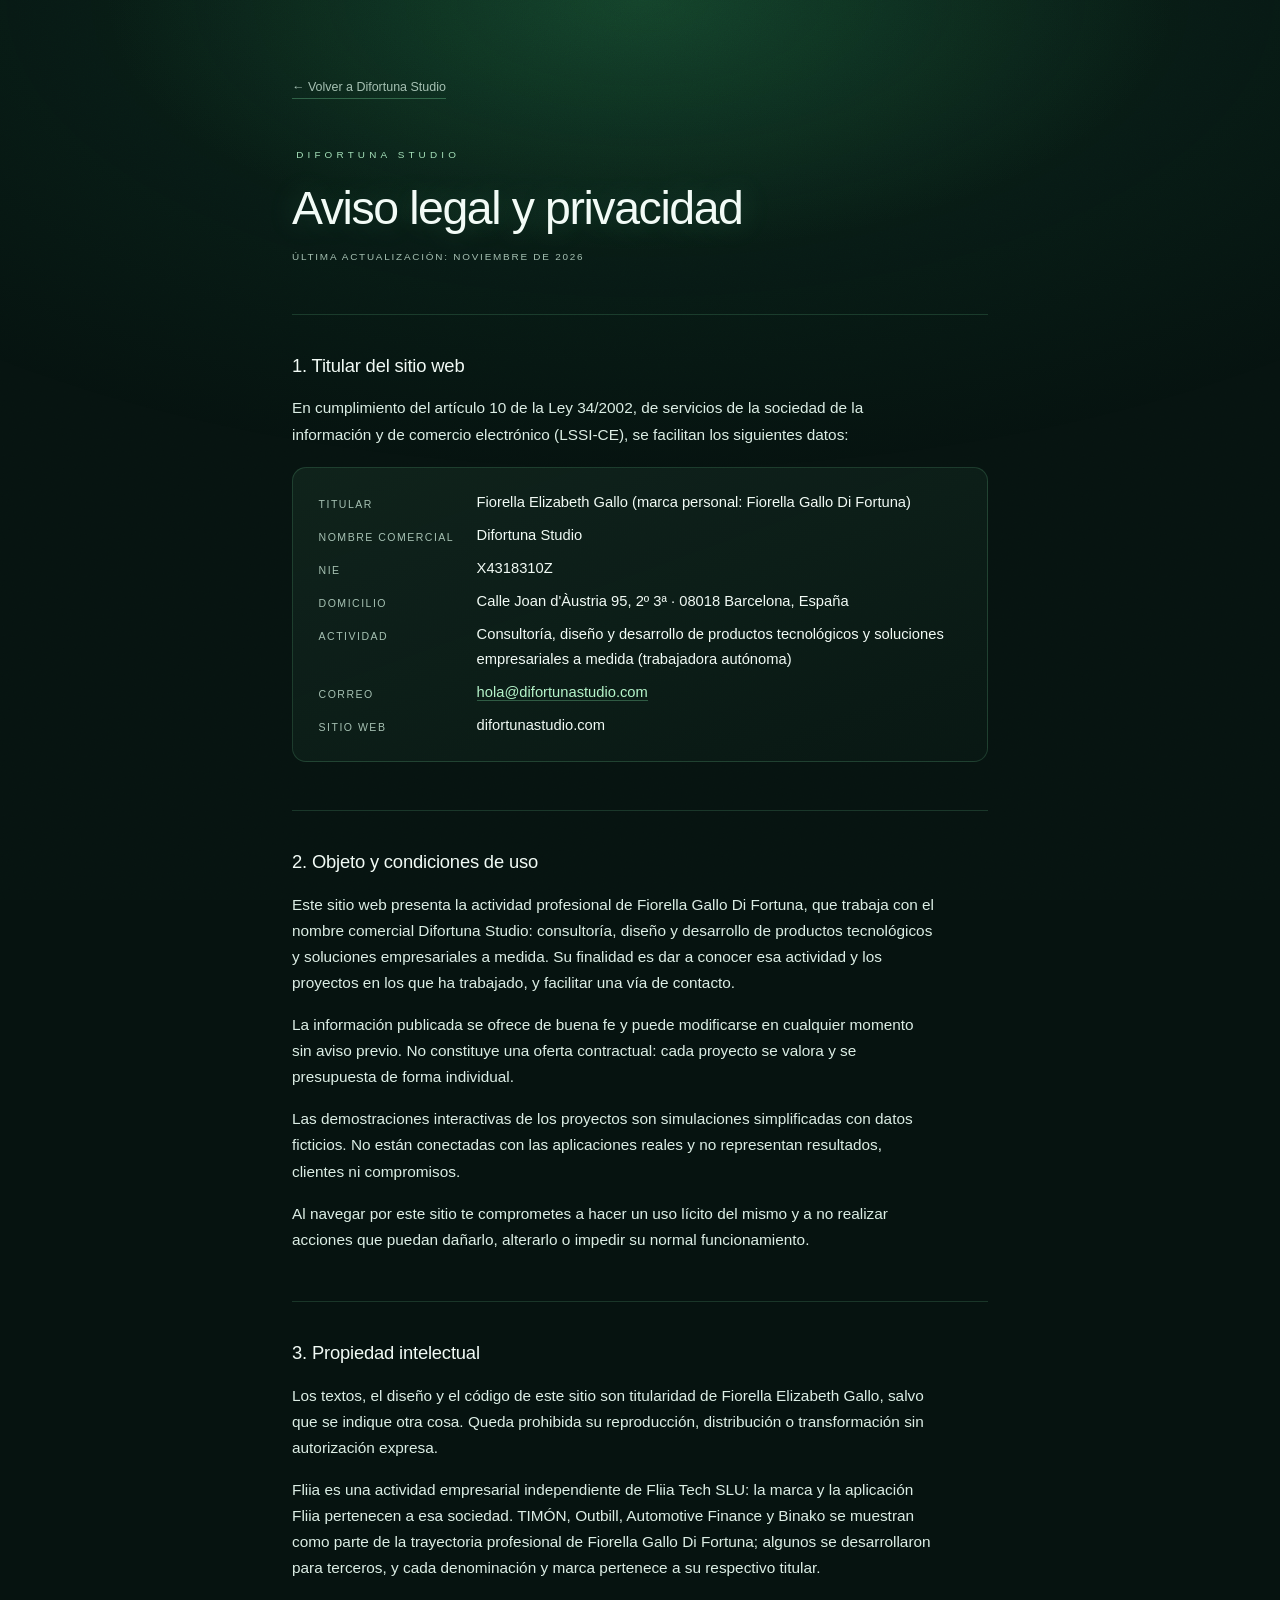
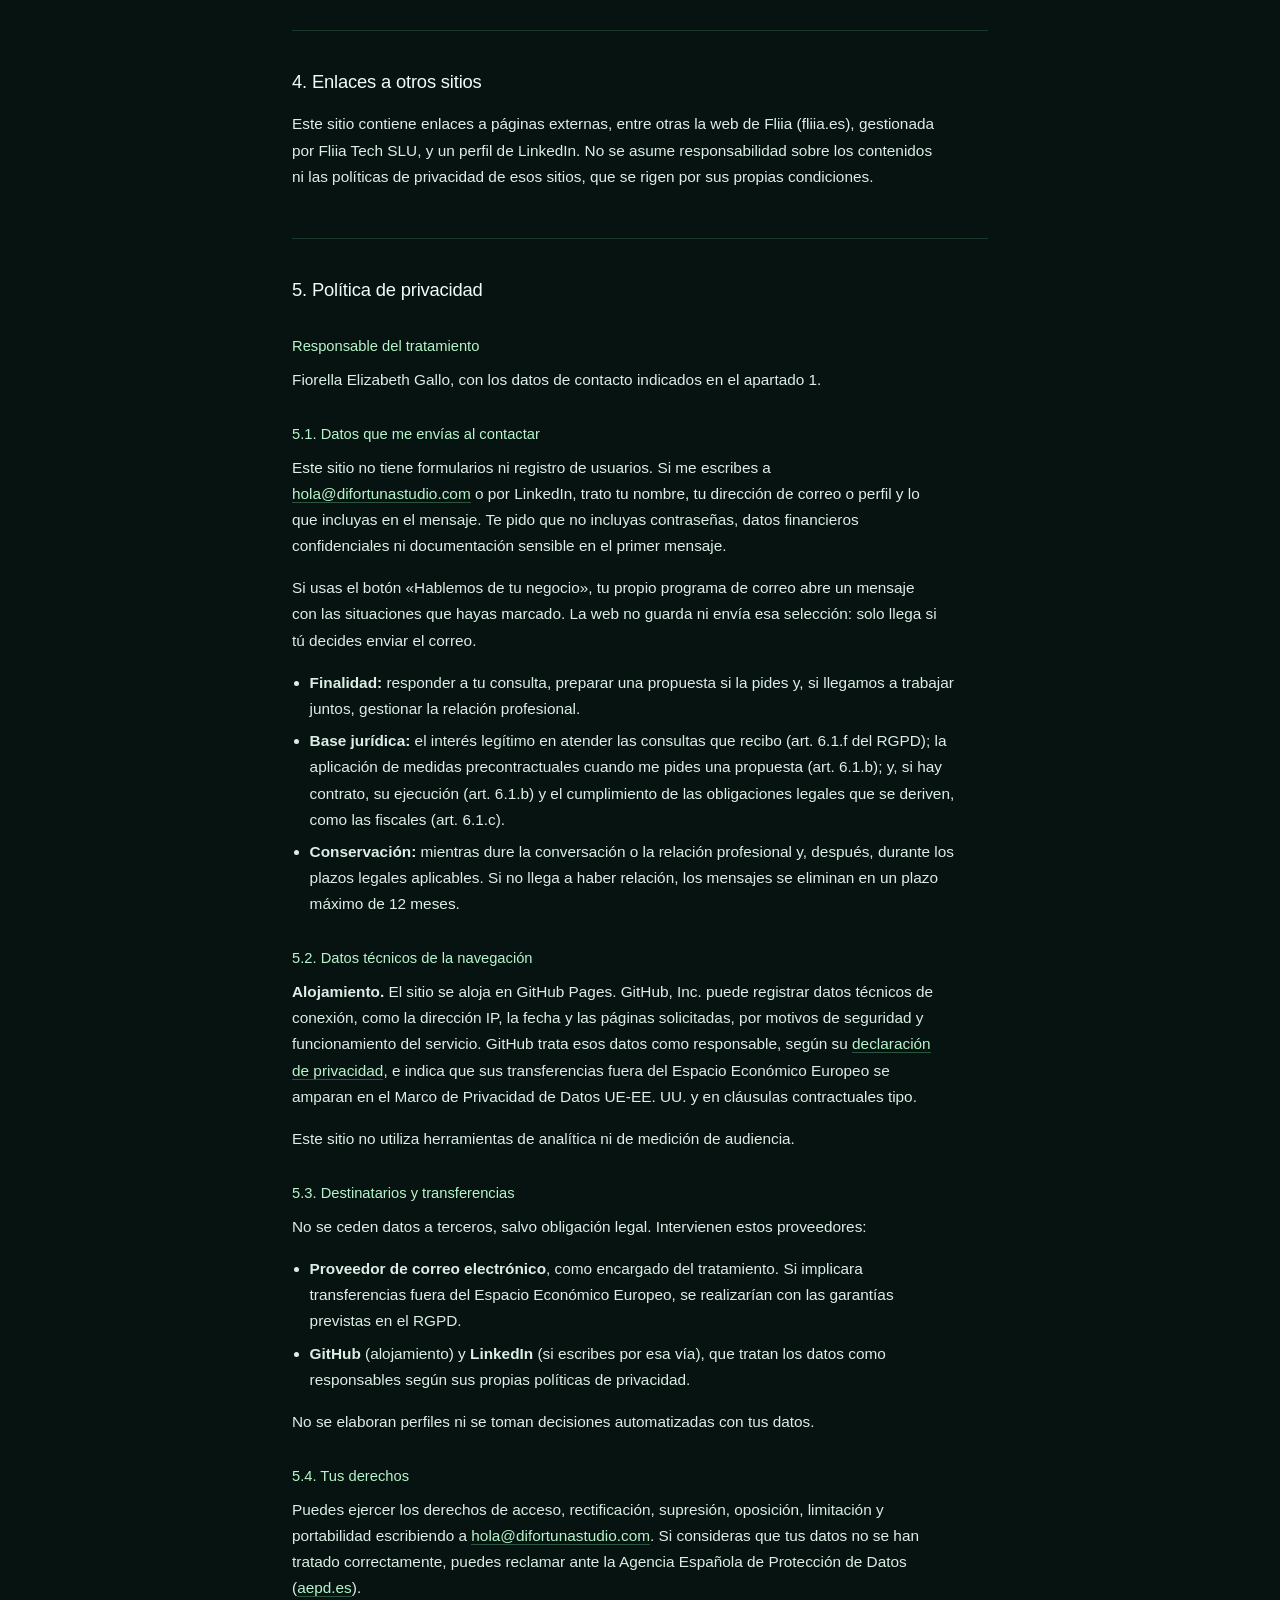
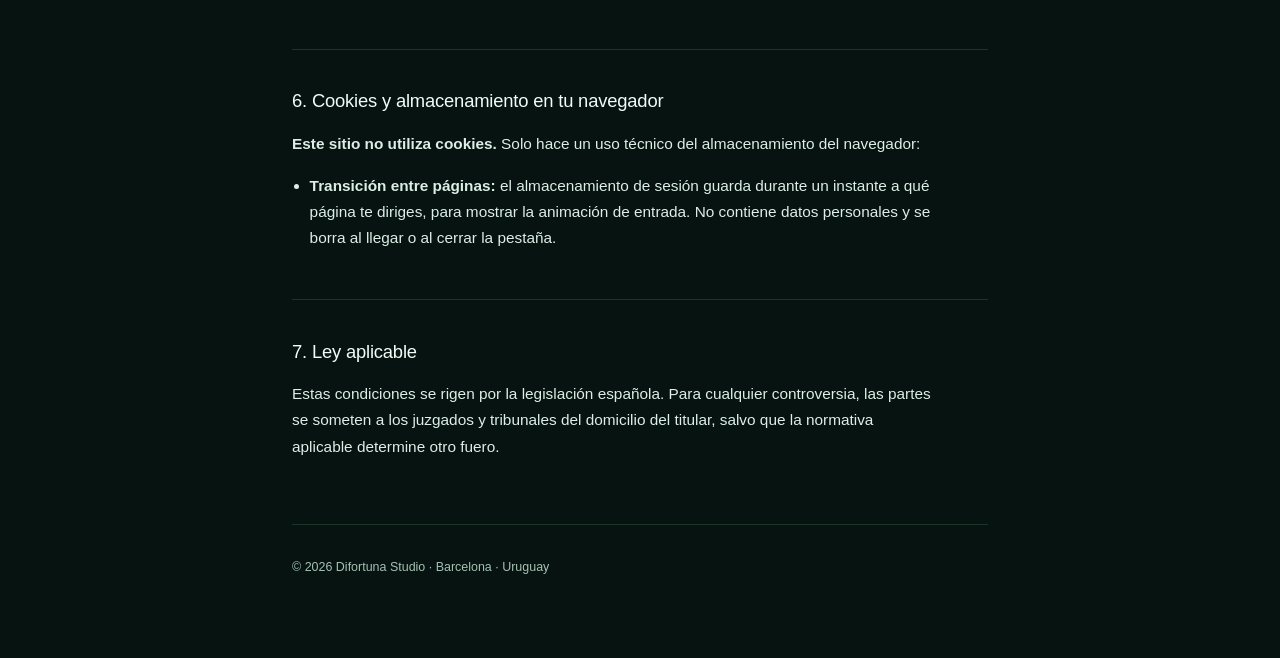
<file: aviso-legal.html>
<!DOCTYPE html>
<html lang="es">
<head>
    <meta charset="UTF-8" />
    <meta name="viewport" content="width=device-width, initial-scale=1.0" />
    <title>Aviso legal y privacidad · Difortuna Studio</title>
    <link rel="icon" type="image/svg+xml" href="favicon.svg" />
    <link rel="icon" type="image/png" sizes="32x32" href="favicon-32.png" />
    <link rel="apple-touch-icon" href="apple-touch-icon.png" />
    <meta name="theme-color" content="#061310" />

    <meta name="description" content="Aviso legal, política de privacidad y cookies de Difortuna Studio, el estudio de Fiorella Gallo Di Fortuna." />
    <meta name="robots" content="noindex, follow" />
    <link rel="canonical" href="https://difortunastudio.com/aviso-legal.html" />
    <style>
        /* ===== PALETA (la misma que la portada) ===== */
        :root {
            --fondo: #061310;
            --verde-luz: #4ade80;
            --verde-brillo: #86efac;
            --verde-texto: #b6f5cb;
            --texto: #dceee5;
            --texto-fuerte: #f2fbf6;
            --texto-tenue: #a6c1b3;
            --linea: rgba(134, 239, 172, 0.16);
        }

        * {
            margin: 0;
            padding: 0;
            box-sizing: border-box;
        }

        body {
            font-family: -apple-system, BlinkMacSystemFont, "Segoe UI", Roboto, Helvetica, Arial, sans-serif;
            background: var(--fondo);
            color: var(--texto);
            line-height: 1.7;
            overflow-x: hidden;
            -webkit-font-smoothing: antialiased;
        }

        /* Solo el resplandor y el grano: aquí manda el texto, no el decorado */
        .capa {
            position: fixed;
            inset: 0;
            pointer-events: none;
        }

        .capa-luz {
            z-index: 0;
            background:
                radial-gradient(60% 40% at 50% 0%, rgba(74, 222, 128, 0.16) 0%, rgba(6, 19, 16, 0) 70%),
                radial-gradient(120% 80% at 50% 0%, rgba(34, 150, 94, 0.14) 0%, rgba(6, 19, 16, 0) 66%);
        }

        .capa-grano {
            z-index: 1;
            opacity: 0.28;
            mix-blend-mode: overlay;
            background-image: url("data:image/svg+xml,%3Csvg xmlns='http://www.w3.org/2000/svg' width='180' height='180'%3E%3Cfilter id='r'%3E%3CfeTurbulence type='fractalNoise' baseFrequency='0.82' numOctaves='3' stitchTiles='stitch'/%3E%3C/filter%3E%3Crect width='100%25' height='100%25' filter='url(%23r)' opacity='0.5'/%3E%3C/svg%3E");
        }

        /* ===== CONTENIDO ===== */
        .contenido {
            position: relative;
            z-index: 2;
            max-width: 760px;
            margin: 0 auto;
            padding: 4.5rem 2rem 5rem;
        }

        .volver {
            display: inline-block;
            font-size: 0.78rem;
            color: var(--texto-tenue);
            text-decoration: none;
            margin-bottom: 3rem;
            transition: color 0.25s;
        }

        .volver:hover { color: var(--verde-brillo); }

        .marca {
            font-size: 0.62rem;
            text-transform: uppercase;
            letter-spacing: 0.42em;
            text-indent: 0.42em;
            color: var(--verde-texto);
            opacity: 0.9;
            margin-bottom: 1.2rem;
        }

        h1 {
            font-size: clamp(2rem, 5vw, 2.9rem);
            font-weight: 300;
            letter-spacing: -0.03em;
            line-height: 1.1;
            color: var(--texto-fuerte);
            text-shadow: 0 0 30px rgba(134, 239, 172, 0.22);
        }

        .actualizado {
            margin-top: 0.9rem;
            font-size: 0.62rem;
            text-transform: uppercase;
            letter-spacing: 0.18em;
            color: var(--texto-tenue);
        }

        h2 {
            font-size: 1.15rem;
            font-weight: 400;
            color: var(--texto-fuerte);
            letter-spacing: -0.01em;
            margin: 3rem 0 0.9rem;
            padding-top: 2.2rem;
            border-top: 1px solid var(--linea);
        }

        h3 {
            font-size: 0.92rem;
            font-weight: 500;
            color: var(--verde-texto);
            margin: 1.8rem 0 0.5rem;
        }

        p {
            font-size: 0.96rem;
            margin-bottom: 1rem;
            max-width: 42em;
        }

        ul {
            margin: 0 0 1rem 1.1rem;
            font-size: 0.96rem;
            max-width: 42em;
        }

        li { margin-bottom: 0.4rem; }

        a {
            color: var(--verde-texto);
            text-decoration: none;
            border-bottom: 1px solid rgba(134, 239, 172, 0.3);
            transition: border-color 0.25s;
        }

        a:hover { border-bottom-color: var(--verde-brillo); }

        /* Ficha del titular: los datos que pide la LSSI, de un vistazo */
        .ficha {
            margin: 1.2rem 0 1.5rem;
            padding: 1.4rem 1.6rem;
            border-radius: 14px;
            background: linear-gradient(160deg, rgba(134, 239, 172, 0.07) 0%, rgba(134, 239, 172, 0.02) 100%);
            border: 1px solid var(--linea);
        }

        .ficha dl {
            display: grid;
            grid-template-columns: minmax(7rem, auto) 1fr;
            gap: 0.5rem 1.4rem;
            font-size: 0.92rem;
        }

        .ficha dt {
            color: var(--texto-tenue);
            font-size: 0.66rem;
            text-transform: uppercase;
            letter-spacing: 0.14em;
            padding-top: 0.35rem;
        }

        .ficha dd { color: var(--texto-fuerte); }

        .footer {
            margin-top: 4rem;
            padding-top: 2rem;
            border-top: 1px solid var(--linea);
            font-size: 0.78rem;
            color: var(--texto-tenue);
        }

        @media (max-width: 560px) {
            .contenido { padding: 3rem 1.4rem 4rem; }
            .ficha { padding: 1.2rem 1.1rem; }
            .ficha dl { grid-template-columns: 1fr; gap: 0.15rem; }
            .ficha dd { margin-bottom: 0.7rem; }
        }
    </style>
</head>
<body>

    <div class="capa capa-luz"></div>
    <div class="capa capa-grano"></div>

    <div class="contenido">

        <a href="/" class="volver">← Volver a Difortuna Studio</a>

        <div class="marca">Difortuna Studio</div>
        <h1>Aviso legal y privacidad</h1>
        <p class="actualizado">Última actualización: noviembre de 2026</p>

        <h2>1. Titular del sitio web</h2>
        <p>
            En cumplimiento del artículo 10 de la Ley 34/2002, de servicios de la sociedad de la
            información y de comercio electrónico (LSSI-CE), se facilitan los siguientes datos:
        </p>

        <div class="ficha">
            <dl>
                <dt>Titular</dt>
                <dd>Fiorella Elizabeth Gallo (marca personal: Fiorella Gallo Di Fortuna)</dd>

                <dt>Nombre comercial</dt>
                <dd>Difortuna Studio</dd>

                <dt>NIE</dt>
                <dd>X4318310Z</dd>

                <dt>Domicilio</dt>
                <dd>Calle Joan d'Àustria 95, 2º 3ª · 08018 Barcelona, España</dd>

                <dt>Actividad</dt>
                <dd>Consultoría, diseño y desarrollo de productos tecnológicos y soluciones empresariales a medida (trabajadora autónoma)</dd>

                <dt>Correo</dt>
                <dd><a href="mailto:hola@difortunastudio.com">hola@difortunastudio.com</a></dd>

                <dt>Sitio web</dt>
                <dd>difortunastudio.com</dd>
            </dl>
        </div>

        <h2>2. Objeto y condiciones de uso</h2>
        <p>
            Este sitio web presenta la actividad profesional de Fiorella Gallo Di Fortuna, que trabaja con el
            nombre comercial Difortuna Studio: consultoría, diseño y desarrollo de productos
            tecnológicos y soluciones empresariales a medida. Su finalidad es dar a conocer esa
            actividad y los proyectos en los que ha trabajado, y facilitar una vía de contacto.
        </p>
        <p>
            La información publicada se ofrece de buena fe y puede modificarse en cualquier momento
            sin aviso previo. No constituye una oferta contractual: cada proyecto se valora y se
            presupuesta de forma individual.
        </p>
        <p>
            Las demostraciones interactivas de los proyectos son simulaciones simplificadas con datos
            ficticios. No están conectadas con las aplicaciones reales y no representan resultados,
            clientes ni compromisos.
        </p>
        <p>
            Al navegar por este sitio te comprometes a hacer un uso lícito del mismo y a no realizar
            acciones que puedan dañarlo, alterarlo o impedir su normal funcionamiento.
        </p>

        <h2>3. Propiedad intelectual</h2>
        <p>
            Los textos, el diseño y el código de este sitio son titularidad de Fiorella Elizabeth
            Gallo, salvo que se indique otra cosa. Queda prohibida su reproducción, distribución o
            transformación sin autorización expresa.
        </p>
        <p>
            Fliia es una actividad empresarial independiente de Fliia Tech SLU: la marca y la
            aplicación Fliia pertenecen a esa sociedad. TIMÓN, Outbill, Automotive Finance y Binako
            se muestran como parte de la trayectoria profesional de Fiorella Gallo Di Fortuna; algunos se
            desarrollaron para terceros, y cada denominación y marca pertenece a su respectivo
            titular.
        </p>

        <h2>4. Enlaces a otros sitios</h2>
        <p>
            Este sitio contiene enlaces a páginas externas, entre otras la web de Fliia
            (fliia.es), gestionada por Fliia Tech SLU, y un perfil de LinkedIn. No se asume
            responsabilidad sobre los contenidos ni las políticas de privacidad de esos sitios, que
            se rigen por sus propias condiciones.
        </p>

        <h2 id="privacidad">5. Política de privacidad</h2>

        <h3>Responsable del tratamiento</h3>
        <p>
            Fiorella Elizabeth Gallo, con los datos de contacto indicados en el apartado 1.
        </p>

        <h3>5.1. Datos que me envías al contactar</h3>
        <p>
            Este sitio no tiene formularios ni registro de usuarios. Si me escribes a
            <a href="mailto:hola@difortunastudio.com">hola@difortunastudio.com</a> o por LinkedIn,
            trato tu nombre, tu dirección de correo o perfil y lo que incluyas en el mensaje. Te pido
            que no incluyas contraseñas, datos financieros confidenciales ni documentación sensible en
            el primer mensaje.
        </p>
        <p>
            Si usas el botón «Hablemos de tu negocio», tu propio programa de correo abre un mensaje
            con las situaciones que hayas marcado. La web no guarda ni envía esa selección: solo llega
            si tú decides enviar el correo.
        </p>
        <ul>
            <li><strong>Finalidad:</strong> responder a tu consulta, preparar una propuesta si la pides y, si llegamos a trabajar juntos, gestionar la relación profesional.</li>
            <li><strong>Base jurídica:</strong> el interés legítimo en atender las consultas que recibo (art. 6.1.f del RGPD); la aplicación de medidas precontractuales cuando me pides una propuesta (art. 6.1.b); y, si hay contrato, su ejecución (art. 6.1.b) y el cumplimiento de las obligaciones legales que se deriven, como las fiscales (art. 6.1.c).</li>
            <li><strong>Conservación:</strong> mientras dure la conversación o la relación profesional y, después, durante los plazos legales aplicables. Si no llega a haber relación, los mensajes se eliminan en un plazo máximo de 12 meses.</li>
        </ul>

        <h3>5.2. Datos técnicos de la navegación</h3>
        <p>
            <strong>Alojamiento.</strong> El sitio se aloja en GitHub Pages. GitHub, Inc. puede registrar
            datos técnicos de conexión, como la dirección IP, la fecha y las páginas solicitadas, por
            motivos de seguridad y funcionamiento del servicio. GitHub trata esos datos como
            responsable, según su
            <a href="https://docs.github.com/es/site-policy/privacy-policies/github-general-privacy-statement" target="_blank" rel="noopener">declaración de privacidad</a>,
            e indica que sus transferencias fuera del Espacio Económico Europeo se amparan en el Marco
            de Privacidad de Datos UE-EE. UU. y en cláusulas contractuales tipo.
        </p>
        <p>
            Este sitio no utiliza herramientas de analítica ni de medición de audiencia.
        </p>

        <h3>5.3. Destinatarios y transferencias</h3>
        <p>
            No se ceden datos a terceros, salvo obligación legal. Intervienen estos proveedores:
        </p>
        <ul>
            <li><strong>Proveedor de correo electrónico</strong>, como encargado del tratamiento. Si implicara transferencias fuera del Espacio Económico Europeo, se realizarían con las garantías previstas en el RGPD.</li>
            <li><strong>GitHub</strong> (alojamiento) y <strong>LinkedIn</strong> (si escribes por esa vía), que tratan los datos como responsables según sus propias políticas de privacidad.</li>
        </ul>
        <p>
            No se elaboran perfiles ni se toman decisiones automatizadas con tus datos.
        </p>

        <h3>5.4. Tus derechos</h3>
        <p>
            Puedes ejercer los derechos de acceso, rectificación, supresión, oposición, limitación y
            portabilidad escribiendo a
            <a href="mailto:hola@difortunastudio.com">hola@difortunastudio.com</a>. Si consideras que
            tus datos no se han tratado correctamente, puedes reclamar ante la Agencia Española de
            Protección de Datos (<a href="https://www.aepd.es" target="_blank" rel="noopener">aepd.es</a>).
        </p>

        <h2>6. Cookies y almacenamiento en tu navegador</h2>
        <p>
            <strong>Este sitio no utiliza cookies.</strong> Solo hace un uso técnico del
            almacenamiento del navegador:
        </p>
        <ul>
            <li><strong>Transición entre páginas:</strong> el almacenamiento de sesión guarda durante un instante a qué página te diriges, para mostrar la animación de entrada. No contiene datos personales y se borra al llegar o al cerrar la pestaña.</li>
        </ul>

        <h2>7. Ley aplicable</h2>
        <p>
            Estas condiciones se rigen por la legislación española. Para cualquier controversia,
            las partes se someten a los juzgados y tribunales del domicilio del titular, salvo que
            la normativa aplicable determine otro fuero.
        </p>

        <div class="footer">
            © 2026 Difortuna Studio · Barcelona · Uruguay
        </div>

    </div>


</body>
</html>
</file>
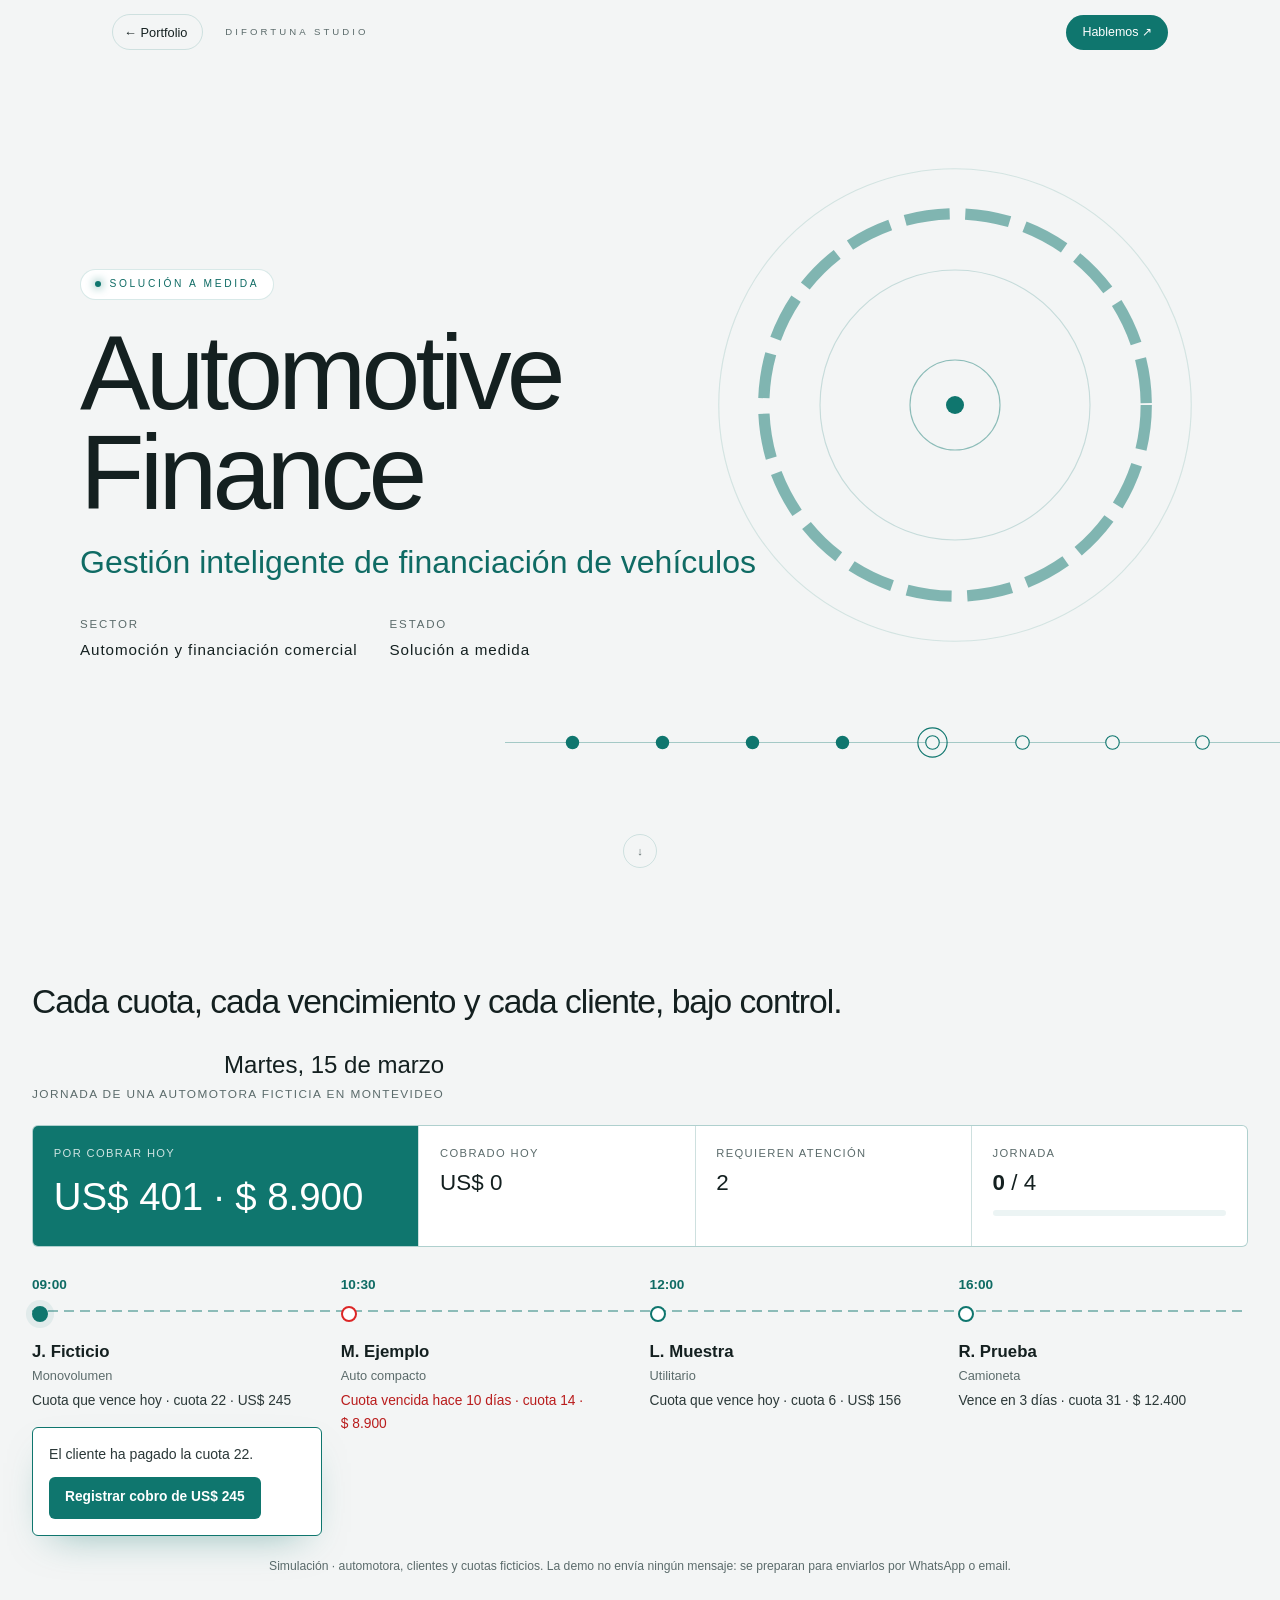
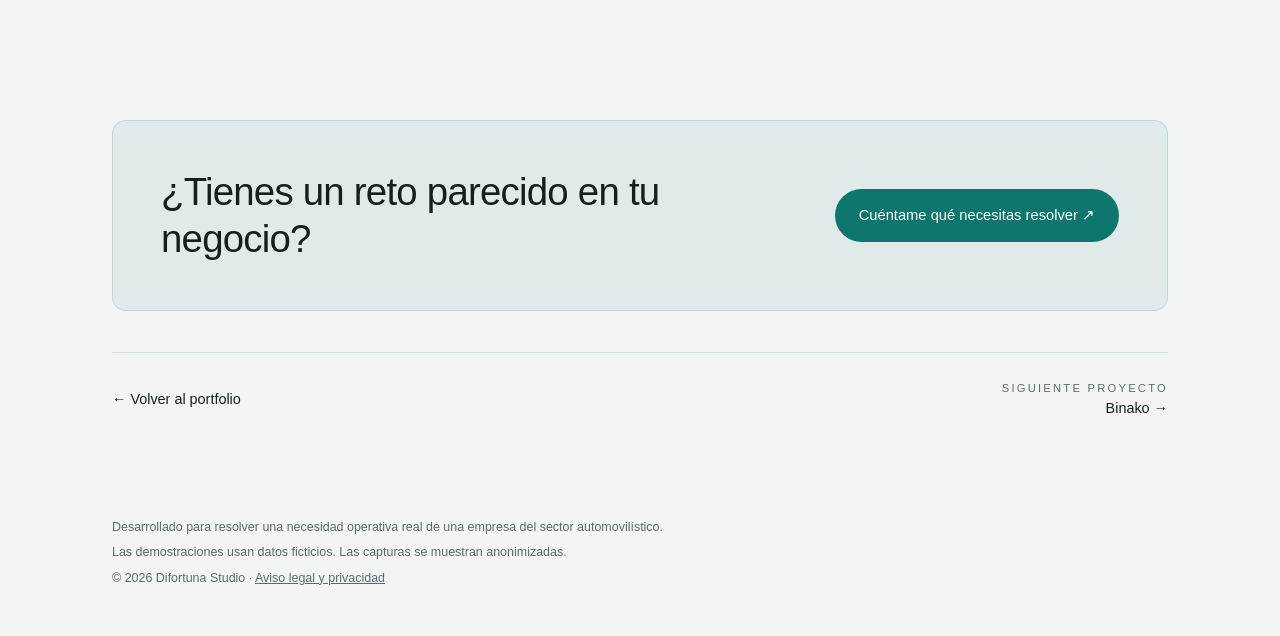
<file: proyectos/automotive.html>
<!DOCTYPE html>
<html lang="es" class="sin-js">
<head>
    <meta charset="UTF-8" />
    <meta name="viewport" content="width=device-width, initial-scale=1.0" />
    <!-- Página generada por generar.mjs a partir de proyectos.js. No editar a mano. -->
    <title>Automotive Finance · Gestión inteligente de financiación de vehículos | Difortuna Studio</title>
    <meta name="description" content="Gestión inteligente de financiación de vehículos. Una herramienta adaptada a la operativa real de un negocio de compraventa de vehículos con financiación." />
    <link rel="canonical" href="https://difortunastudio.com/proyectos/automotive.html" />
    <meta name="robots" content="index, follow" />
    <meta name="theme-color" content="#f4f6f6" />
    <link rel="icon" type="image/svg+xml" href="../favicon.svg" />
    <link rel="icon" type="image/png" sizes="32x32" href="../favicon-32.png" />
    <link rel="apple-touch-icon" href="../apple-touch-icon.png" />

    <meta property="og:type" content="article" />
    <meta property="og:site_name" content="Difortuna Studio" />
    <meta property="og:url" content="https://difortunastudio.com/proyectos/automotive.html" />
    <meta property="og:title" content="Automotive Finance · Gestión inteligente de financiación de vehículos" />
    <meta property="og:description" content="Gestión inteligente de financiación de vehículos. Una herramienta adaptada a la operativa real de un negocio de compraventa de vehículos con financiación." />
    <meta property="og:image" content="https://difortunastudio.com/og.png" />
    <meta property="og:image:width" content="1200" />
    <meta property="og:image:height" content="630" />
    <meta property="og:image:alt" content="Fiorella Gallo Di Fortuna · Difortuna Studio" />
    <meta property="og:locale" content="es_ES" />
    <meta name="twitter:card" content="summary_large_image" />
    <meta name="twitter:title" content="Automotive Finance · Gestión inteligente de financiación de vehículos" />
    <meta name="twitter:description" content="Gestión inteligente de financiación de vehículos. Una herramienta adaptada a la operativa real de un negocio de compraventa de vehículos con financiación." />
    <meta name="twitter:image" content="https://difortunastudio.com/og.png" />

    <script type="application/ld+json">{"@context":"https://schema.org","@graph":[{"@type":"CreativeWork","name":"Automotive Finance","headline":"Automotive Finance: Gestión inteligente de financiación de vehículos","description":"Un negocio de compraventa de vehículos con financiación propia necesita controlar cada operación: sus cuotas, sus vencimientos, los cobros pendientes y el seguimiento de cada cliente. Una herramienta adaptada a la operativa real de un negocio de compraventa de vehículos con financiación.","url":"https://difortunastudio.com/proyectos/automotive.html","inLanguage":"es","genre":"Automoción y financiación comercial","keywords":"Automotive, Fintech, B2B","creativeWorkStatus":"Solución a medida","author":{"@type":"Person","name":"Fiorella Gallo Di Fortuna","jobTitle":"AI Product Builder & Founder","url":"https://difortunastudio.com/"},"isPartOf":{"@type":"WebSite","name":"Difortuna Studio","url":"https://difortunastudio.com/"}},{"@type":"BreadcrumbList","itemListElement":[{"@type":"ListItem","position":1,"name":"Difortuna Studio","item":"https://difortunastudio.com/"},{"@type":"ListItem","position":2,"name":"Proyectos","item":"https://difortunastudio.com/#proyectos"},{"@type":"ListItem","position":3,"name":"Automotive Finance","item":"https://difortunastudio.com/proyectos/automotive.html"}]}]}</script>
    <script>document.documentElement.className = "js";</script>
    <link rel="stylesheet" href="proyecto.css" />
</head>
<body data-proyecto="automotive">
    <a href="#escena" class="saltar">Saltar al contenido</a>
    <header class="barra">
        <div class="barra-inner">
            <a href="../index.html#proyectos" class="volver" data-salir="portfolio">← Portfolio</a>
            <a href="../index.html" class="barra-marca" data-salir="portfolio">Difortuna Studio</a>
            <a href="../index.html#contacto" class="barra-cta" data-evento="cta-automotive-barra">Hablemos ↗</a>
        </div>
    </header>
    <main id="universo">
<section class="u-hero" id="inicio"><div class="u-escena" aria-hidden="true"><svg viewBox="0 0 1200 800" preserveAspectRatio="xMidYMid slice"><g fill="none" stroke="#0f766e"><circle cx="880" cy="360" r="210" stroke-opacity=".14"/><g class="giro" style="--t:90s"><circle cx="880" cy="360" r="170" stroke-opacity=".5" stroke-width="10" stroke-dasharray="40 14"/></g><circle cx="880" cy="360" r="120" stroke-opacity=".2"/><circle cx="880" cy="360" r="40" stroke-opacity=".45"/></g><circle cx="880" cy="360" r="8" fill="#0f766e"/><line x1="480" y1="660" x2="1200" y2="660" stroke="#0f766e" stroke-opacity=".35"/><g fill="#0f766e"><circle cx="540" cy="660" r="6"/><circle cx="620" cy="660" r="6"/><circle cx="700" cy="660" r="6"/><circle cx="780" cy="660" r="6"/></g><g fill="#f3f5f5" stroke="#0f766e"><circle cx="860" cy="660" r="6"/><circle cx="940" cy="660" r="6"/><circle cx="1020" cy="660" r="6"/><circle cx="1100" cy="660" r="6"/></g><circle cx="860" cy="660" r="13" fill="none" stroke="#0f766e" class="respira"/></svg></div><div class="u-hero-inner"><span class="u-rol entra" style="--d:.1s">Solución a medida</span><h1 class="u-nombre entra" style="--d:.22s">Automotive Finance</h1><p class="u-claim entra" style="--d:.36s">Gestión inteligente de financiación de vehículos</p><div class="u-meta entra" style="--d:.5s"><span>Sector<strong>Automoción y financiación comercial</strong></span><span>Estado<strong>Solución a medida</strong></span></div></div><a href="#escena" class="u-bajar" aria-label="Empezar">↓</a></section><section class="am-escena" id="escena" aria-labelledby="am-nombre"><header class="am-cabecera"><div><h2 class="am-nombre aparece" id="am-nombre">Cada cuota, cada vencimiento y cada cliente, bajo control.</h2></div><p class="am-fecha entra" style="--d:.3s">Martes, 15 de marzo<span>Jornada de una automotora ficticia en Montevideo</span></p></header><div class="am-kpis entra" style="--d:.36s" aria-live="polite"><div class="am-kpi grande"><span>Por cobrar hoy</span><strong data-kpi="pendiente">US$ 401 · $ 8.900</strong></div><div class="am-kpi"><span>Cobrado hoy</span><strong data-kpi="cobrado">US$ 0</strong></div><div class="am-kpi"><span>Requieren atención</span><strong data-kpi="atencion">2</strong></div><div class="am-kpi"><span>Jornada</span><strong><b data-kpi="hechas">0</b> / 4</strong><i class="am-barra"><i data-kpi="barra"></i></i></div></div><ol class="am-dia entra" style="--d:.44s" aria-label="Tareas del día"><li class="am-tarea" data-tarea="t1" data-tipo="cobro"><button type="button" class="am-tarea-cab" data-elegir="t1" aria-expanded="false"><span class="am-hora">09:00</span><span class="am-punto" aria-hidden="true"></span><span class="am-cliente">J. Ficticio <em>Monovolumen</em></span><span class="am-texto">Cuota que vence hoy · cuota 22 · US$ 245</span></button><div class="am-acciones" data-acciones><p class="am-accion-txt">Registrar el cobro.</p></div></li><li class="am-tarea" data-tarea="t2" data-tipo="retraso"><button type="button" class="am-tarea-cab" data-elegir="t2" aria-expanded="false"><span class="am-hora">10:30</span><span class="am-punto" aria-hidden="true"></span><span class="am-cliente">M. Ejemplo <em>Auto compacto</em></span><span class="am-texto">Cuota vencida hace 10 días · cuota 14 · $ 8.900</span></button><div class="am-acciones" data-acciones><p class="am-accion-txt">Revisar el historial y preparar el aviso de atraso.</p></div></li><li class="am-tarea" data-tarea="t3" data-tipo="cobro"><button type="button" class="am-tarea-cab" data-elegir="t3" aria-expanded="false"><span class="am-hora">12:00</span><span class="am-punto" aria-hidden="true"></span><span class="am-cliente">L. Muestra <em>Utilitario</em></span><span class="am-texto">Cuota que vence hoy · cuota 6 · US$ 156</span></button><div class="am-acciones" data-acciones><p class="am-accion-txt">Registrar el cobro.</p></div></li><li class="am-tarea" data-tarea="t4" data-tipo="aviso"><button type="button" class="am-tarea-cab" data-elegir="t4" aria-expanded="false"><span class="am-hora">16:00</span><span class="am-punto" aria-hidden="true"></span><span class="am-cliente">R. Prueba <em>Camioneta</em></span><span class="am-texto">Vence en 3 días · cuota 31 · $ 12.400</span></button><div class="am-acciones" data-acciones><p class="am-accion-txt">Preparar un recordatorio amable.</p></div></li></ol><div class="am-final" data-final hidden><strong>Tu día, bajo control.</strong><span data-final-txt></span></div><p class="x-aviso">Simulación · automotora, clientes y cuotas ficticios. La demo no envía ningún mensaje: se preparan para enviarlos por WhatsApp o email.</p></section><section class="u-cierre"><div class="u-cta aparece"><h2>¿Tienes un reto parecido en tu negocio?</h2><div class="u-cta-acciones"><a class="boton-u" href="../index.html?tipo=desarrollo#contacto" data-evento="cta-automotive-contacto">Cuéntame qué necesitas resolver ↗</a></div></div><nav class="u-siguiente" aria-label="Otros proyectos"><a href="../index.html#proyectos" data-salir="portfolio">← Volver al portfolio</a><a href="../proyectos/nautico.html" data-salir="nautico" style="text-align:right"><span>Siguiente proyecto</span>Binako →</a></nav></section><footer class="u-pie"><span>Desarrollado para resolver una necesidad operativa real de una empresa del sector automovilístico.</span><span>Las demostraciones usan datos ficticios. Las capturas se muestran anonimizadas.</span><span>© 2026 Difortuna Studio · <a href="../aviso-legal.html">Aviso legal y privacidad</a></span></footer>
    </main>
    <script src="../proyectos.js"></script>
    <script src="plantillas.js"></script>
    <script src="proyecto.js"></script>
</body>
</html>
</file>
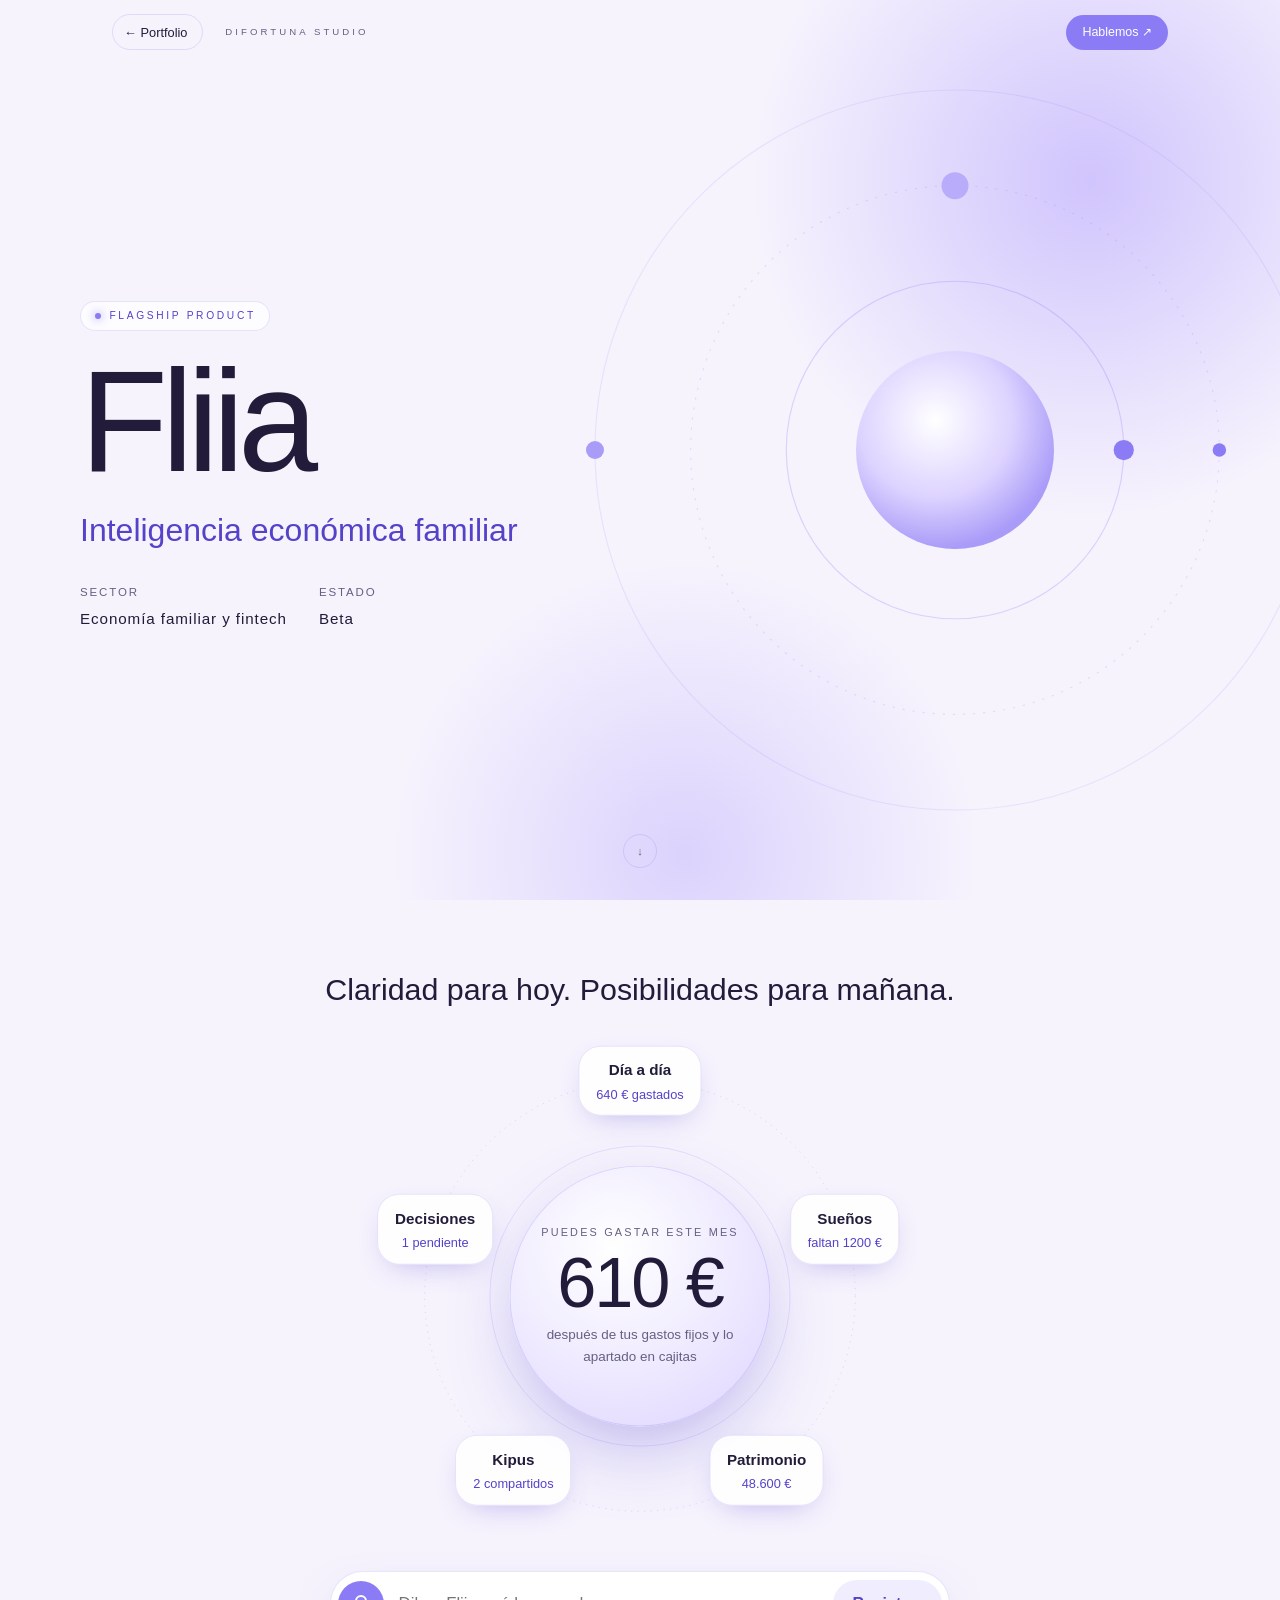
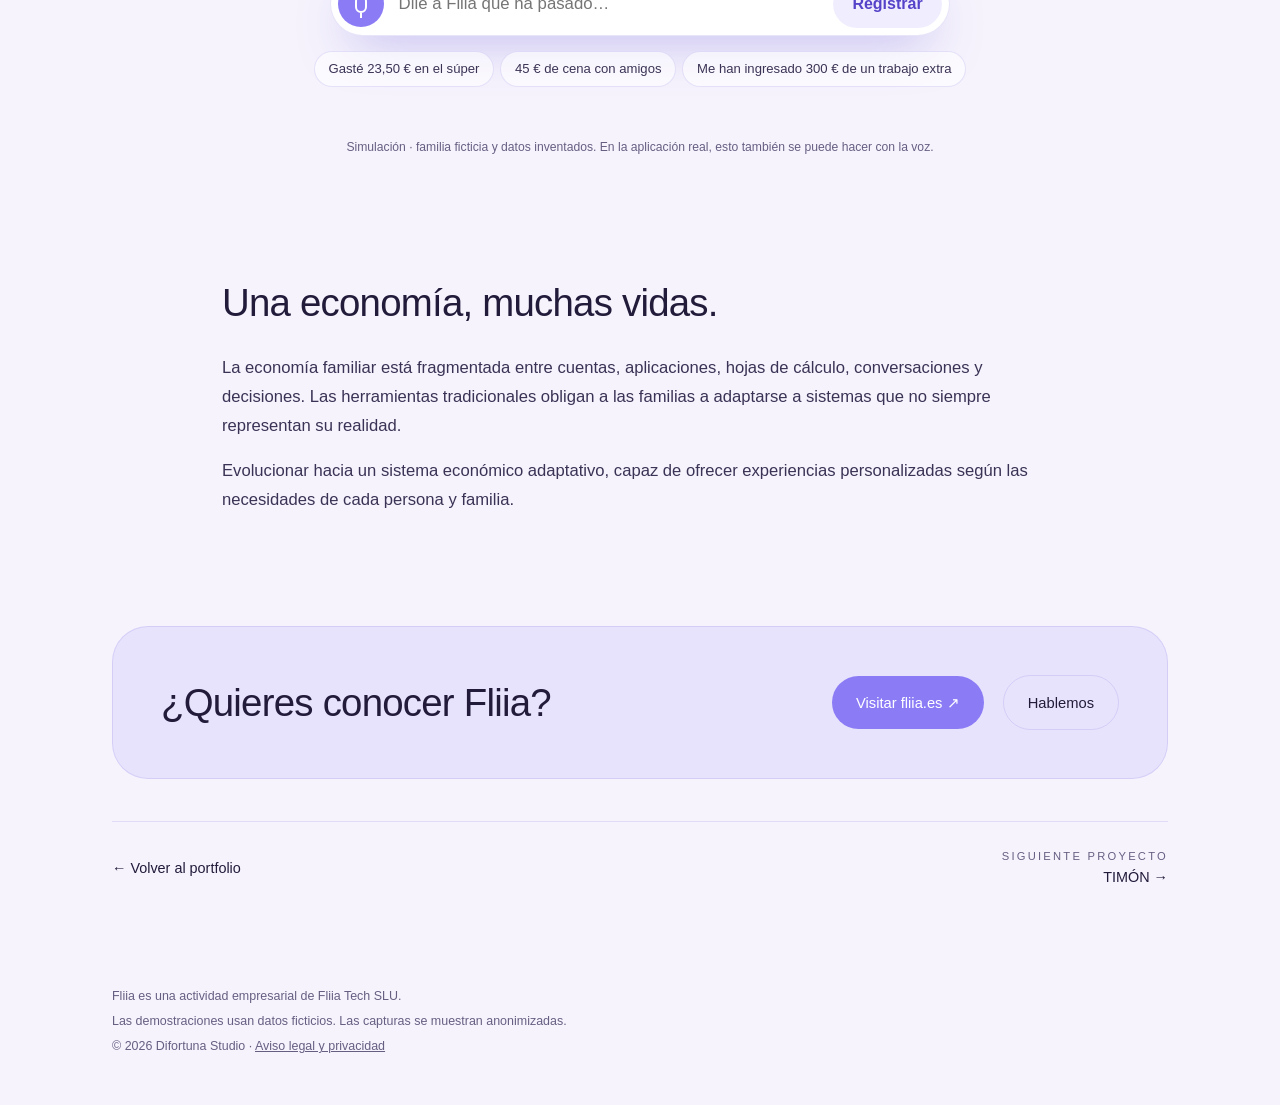
<file: proyectos/fliia.html>
<!DOCTYPE html>
<html lang="es" class="sin-js">
<head>
    <meta charset="UTF-8" />
    <meta name="viewport" content="width=device-width, initial-scale=1.0" />
    <!-- Página generada por generar.mjs a partir de proyectos.js. No editar a mano. -->
    <title>Fliia · Inteligencia económica familiar | Difortuna Studio</title>
    <meta name="description" content="Inteligencia económica familiar. Un espacio que conecta la gestión cotidiana, el patrimonio, las previsiones, los objetivos y la economía compartida." />
    <link rel="canonical" href="https://difortunastudio.com/proyectos/fliia.html" />
    <meta name="robots" content="index, follow" />
    <meta name="theme-color" content="#f5f2fd" />
    <link rel="icon" type="image/svg+xml" href="../favicon.svg" />
    <link rel="icon" type="image/png" sizes="32x32" href="../favicon-32.png" />
    <link rel="apple-touch-icon" href="../apple-touch-icon.png" />

    <meta property="og:type" content="article" />
    <meta property="og:site_name" content="Difortuna Studio" />
    <meta property="og:url" content="https://difortunastudio.com/proyectos/fliia.html" />
    <meta property="og:title" content="Fliia · Inteligencia económica familiar" />
    <meta property="og:description" content="Inteligencia económica familiar. Un espacio que conecta la gestión cotidiana, el patrimonio, las previsiones, los objetivos y la economía compartida." />
    <meta property="og:image" content="https://difortunastudio.com/og.png" />
    <meta property="og:image:width" content="1200" />
    <meta property="og:image:height" content="630" />
    <meta property="og:image:alt" content="Fiorella Gallo Di Fortuna · Difortuna Studio" />
    <meta property="og:locale" content="es_ES" />
    <meta name="twitter:card" content="summary_large_image" />
    <meta name="twitter:title" content="Fliia · Inteligencia económica familiar" />
    <meta name="twitter:description" content="Inteligencia económica familiar. Un espacio que conecta la gestión cotidiana, el patrimonio, las previsiones, los objetivos y la economía compartida." />
    <meta name="twitter:image" content="https://difortunastudio.com/og.png" />

    <script type="application/ld+json">{"@context":"https://schema.org","@graph":[{"@type":"CreativeWork","name":"Fliia","headline":"Fliia: Inteligencia económica familiar","description":"La economía familiar está fragmentada entre cuentas, aplicaciones, hojas de cálculo, conversaciones y decisiones. Las herramientas tradicionales obligan a las familias a adaptarse a sistemas que no siempre representan su realidad. Un espacio que conecta la gestión cotidiana, el patrimonio, las previsiones, los objetivos y la economía compartida.","url":"https://difortunastudio.com/proyectos/fliia.html","inLanguage":"es","genre":"Economía familiar y fintech","keywords":"Fintech, B2C, AI, SaaS","creativeWorkStatus":"Beta","author":{"@type":"Person","name":"Fiorella Gallo Di Fortuna","jobTitle":"AI Product Builder & Founder","url":"https://difortunastudio.com/"},"isPartOf":{"@type":"WebSite","name":"Difortuna Studio","url":"https://difortunastudio.com/"}},{"@type":"BreadcrumbList","itemListElement":[{"@type":"ListItem","position":1,"name":"Difortuna Studio","item":"https://difortunastudio.com/"},{"@type":"ListItem","position":2,"name":"Proyectos","item":"https://difortunastudio.com/#proyectos"},{"@type":"ListItem","position":3,"name":"Fliia","item":"https://difortunastudio.com/proyectos/fliia.html"}]}]}</script>
    <script>document.documentElement.className = "js";</script>
    <link rel="stylesheet" href="proyecto.css" />
</head>
<body data-proyecto="fliia">
    <a href="#escena" class="saltar">Saltar al contenido</a>
    <header class="barra">
        <div class="barra-inner">
            <a href="../index.html#proyectos" class="volver" data-salir="portfolio">← Portfolio</a>
            <a href="../index.html" class="barra-marca" data-salir="portfolio">Difortuna Studio</a>
            <a href="../index.html#contacto" class="barra-cta" data-evento="cta-fliia-barra">Hablemos ↗</a>
        </div>
    </header>
    <main id="universo">
<section class="u-hero" id="inicio"><div class="u-escena" aria-hidden="true"><svg viewBox="0 0 1200 800" preserveAspectRatio="xMidYMid slice"><defs><radialGradient id="fl-a" cx="50%" cy="50%" r="50%"><stop offset="0" stop-color="#c4b5fd" stop-opacity=".75"/><stop offset="1" stop-color="#c4b5fd" stop-opacity="0"/></radialGradient><radialGradient id="fl-b" cx="40%" cy="35%" r="65%"><stop offset="0" stop-color="#ffffff"/><stop offset=".6" stop-color="#ddd3ff"/><stop offset="1" stop-color="#a99bf8"/></radialGradient></defs><circle cx="1000" cy="160" r="300" fill="url(#fl-a)" class="respira"/><circle cx="640" cy="760" r="260" fill="url(#fl-a)" opacity=".7" class="respira" style="animation-delay:-3s"/><g fill="none" stroke="#8b7cf6"><circle cx="880" cy="400" r="150" stroke-opacity=".28"/><circle cx="880" cy="400" r="235" stroke-opacity=".2" stroke-dasharray="2 7"/><circle cx="880" cy="400" r="320" stroke-opacity=".14"/></g><circle cx="880" cy="400" r="88" fill="url(#fl-b)" class="respira"/><g class="giro" style="--t:40s"><circle cx="880" cy="400" r="150" fill="none" stroke="none"/><circle cx="1030" cy="400" r="9" fill="#8b7cf6"/></g><g class="giro inverso" style="--t:70s"><circle cx="880" cy="400" r="235" fill="none" stroke="none"/><circle cx="880" cy="165" r="12" fill="#b9acfb"/><circle cx="1115" cy="400" r="6" fill="#8b7cf6"/></g><g class="giro" style="--t:110s"><circle cx="880" cy="400" r="320" fill="none" stroke="none"/><circle cx="560" cy="400" r="8" fill="#a99bf8"/></g></svg></div><div class="u-hero-inner"><span class="u-rol entra" style="--d:.1s" lang="en">Flagship Product</span><h1 class="u-nombre entra" style="--d:.22s">Fliia</h1><p class="u-claim entra" style="--d:.36s">Inteligencia económica familiar</p><div class="u-meta entra" style="--d:.5s"><span>Sector<strong>Economía familiar y fintech</strong></span><span>Estado<strong>Beta</strong></span></div></div><a href="#escena" class="u-bajar" aria-label="Empezar">↓</a></section><section class="fl-escena" id="escena" aria-labelledby="fl-nombre"><header class="fl-cabecera"><h2 class="fl-lema aparece" id="fl-nombre">Claridad para hoy. Posibilidades para mañana.</h2></header><div class="fl-sistema entra" style="--d:.34s"><svg class="fl-orbitas" viewBox="0 0 800 800" aria-hidden="true"><circle cx="400" cy="400" r="230"/><circle cx="400" cy="400" r="330" class="fina"/><circle class="fl-onda" cx="400" cy="400" r="150"/></svg><div class="fl-nucleo" role="status" aria-live="polite"><span class="et">Puedes gastar este mes</span><strong class="fl-cifra" data-cifra>610 €</strong><span class="sub" data-sub>después de tus gastos fijos y lo apartado en cajitas</span></div><ul class="fl-planetas" aria-label="Dimensiones de la economía familiar"><li class="fl-planeta" style="--i:0"><a href="#fl-dia" data-planeta="dia" aria-controls="fl-dia"><b>Día a día</b><span data-valor="dia">640 € gastados</span></a></li><li class="fl-planeta" style="--i:1"><a href="#fl-suenos" data-planeta="suenos" aria-controls="fl-suenos"><b>Sueños</b><span data-valor="suenos">faltan 1200 €</span></a></li><li class="fl-planeta" style="--i:2"><a href="#fl-patrimonio" data-planeta="patrimonio" aria-controls="fl-patrimonio"><b>Patrimonio</b><span data-valor="patrimonio">48.600 €</span></a></li><li class="fl-planeta" style="--i:3"><a href="#fl-kipus" data-planeta="kipus" aria-controls="fl-kipus"><b>Kipus</b><span data-valor="kipus">2 compartidos</span></a></li><li class="fl-planeta" style="--i:4"><a href="#fl-decisiones" data-planeta="decisiones" aria-controls="fl-decisiones"><b>Decisiones</b><span data-valor="decisiones">1 pendiente</span></a></li></ul></div><div class="fl-detalles"><article class="fl-detalle" id="fl-dia"><h2>Día a día</h2><p>Este mes: 3200 € de ingresos, 1650 € de gastos fijos y 640 € en el día a día.</p><ul class="fl-movs" data-movs></ul></article><article class="fl-detalle" id="fl-suenos"><h2>Sueños</h2><p class="fl-sueno-n">Viaje en familia</p><div class="fl-progreso"><i style="width:60%"></i></div><p>1800 € ahorrados de 3000 €. Te faltan 1200 €.</p></article><article class="fl-detalle" id="fl-patrimonio"><h2>Patrimonio</h2><dl class="fl-lista"><div><dt>Dinero en cuentas</dt><dd>12.400 €</dd></div><div><dt>Inversión</dt><dd>21.200 €</dd></div><div><dt>Vehículo</dt><dd>15.000 €</dd></div><div class="total"><dt>Total</dt><dd>48.600 €</dd></div></dl></article><article class="fl-detalle" id="fl-kipus"><h2>Kipus</h2><p>Economías compartidas con otras personas, sin mezclar toda tu vida financiera.</p><dl class="fl-lista"><div><dt>Casa de la playa · con Ana y Luis</dt><dd>tienes 40 € a favor</dd></div><div><dt>Cuidado de mamá · con Pablo</dt><dd>debes 25 €</dd></div></dl></article><article class="fl-detalle" id="fl-decisiones"><h2>Decisiones</h2><p class="fl-pregunta">¿Podemos permitirnos un sofá de 900 €?</p><button type="button" class="fl-boton" data-decidir hidden>Preguntar a Fliia</button><p class="fl-respuesta" data-respuesta></p></article></div><form class="fl-voz entra" style="--d:.5s" data-voz><button type="button" class="fl-mic" data-mic aria-label="Hablar con Fliia (simulado)" hidden><span></span></button><label class="solo-lectores" for="fl-frase">Dile a Fliia qué ha pasado</label><input id="fl-frase" autocomplete="off" placeholder="Dile a Fliia qué ha pasado…" /><button type="submit" class="fl-enviar">Registrar</button></form><div class="fl-ejemplos entra" style="--d:.56s"><button type="button" data-ejemplo hidden>Gasté 23,50 € en el súper</button><button type="button" data-ejemplo hidden>45 € de cena con amigos</button><button type="button" data-ejemplo hidden>Me han ingresado 300 € de un trabajo extra</button></div><p class="fl-msg" data-msg aria-live="polite"></p><p class="x-aviso">Simulación · familia ficticia y datos inventados. En la aplicación real, esto también se puede hacer con la voz.</p></section><section class="x-despues"><div class="x-despues-texto aparece"><h2>Una economía, muchas vidas.</h2><p>La economía familiar está fragmentada entre cuentas, aplicaciones, hojas de cálculo, conversaciones y decisiones. Las herramientas tradicionales obligan a las familias a adaptarse a sistemas que no siempre representan su realidad.</p><p>Evolucionar hacia un sistema económico adaptativo, capaz de ofrecer experiencias personalizadas según las necesidades de cada persona y familia.</p></div></section><section class="u-cierre"><div class="u-cta aparece"><h2>¿Quieres conocer Fliia?</h2><div class="u-cta-acciones"><a class="boton-u" href="https://fliia.es" target="_blank" rel="noopener" data-evento="web-fliia">Visitar fliia.es ↗</a><a class="boton-u sec" href="../index.html?tipo=productos#contacto" data-evento="cta-fliia-contacto">Hablemos</a></div></div><nav class="u-siguiente" aria-label="Otros proyectos"><a href="../index.html#proyectos" data-salir="portfolio">← Volver al portfolio</a><a href="../proyectos/timon.html" data-salir="timon" style="text-align:right"><span>Siguiente proyecto</span>TIMÓN →</a></nav></section><footer class="u-pie"><span>Fliia es una actividad empresarial de Fliia Tech SLU.</span><span>Las demostraciones usan datos ficticios. Las capturas se muestran anonimizadas.</span><span>© 2026 Difortuna Studio · <a href="../aviso-legal.html">Aviso legal y privacidad</a></span></footer>
    </main>
    <script src="../proyectos.js"></script>
    <script src="plantillas.js"></script>
    <script src="proyecto.js"></script>
</body>
</html>
</file>
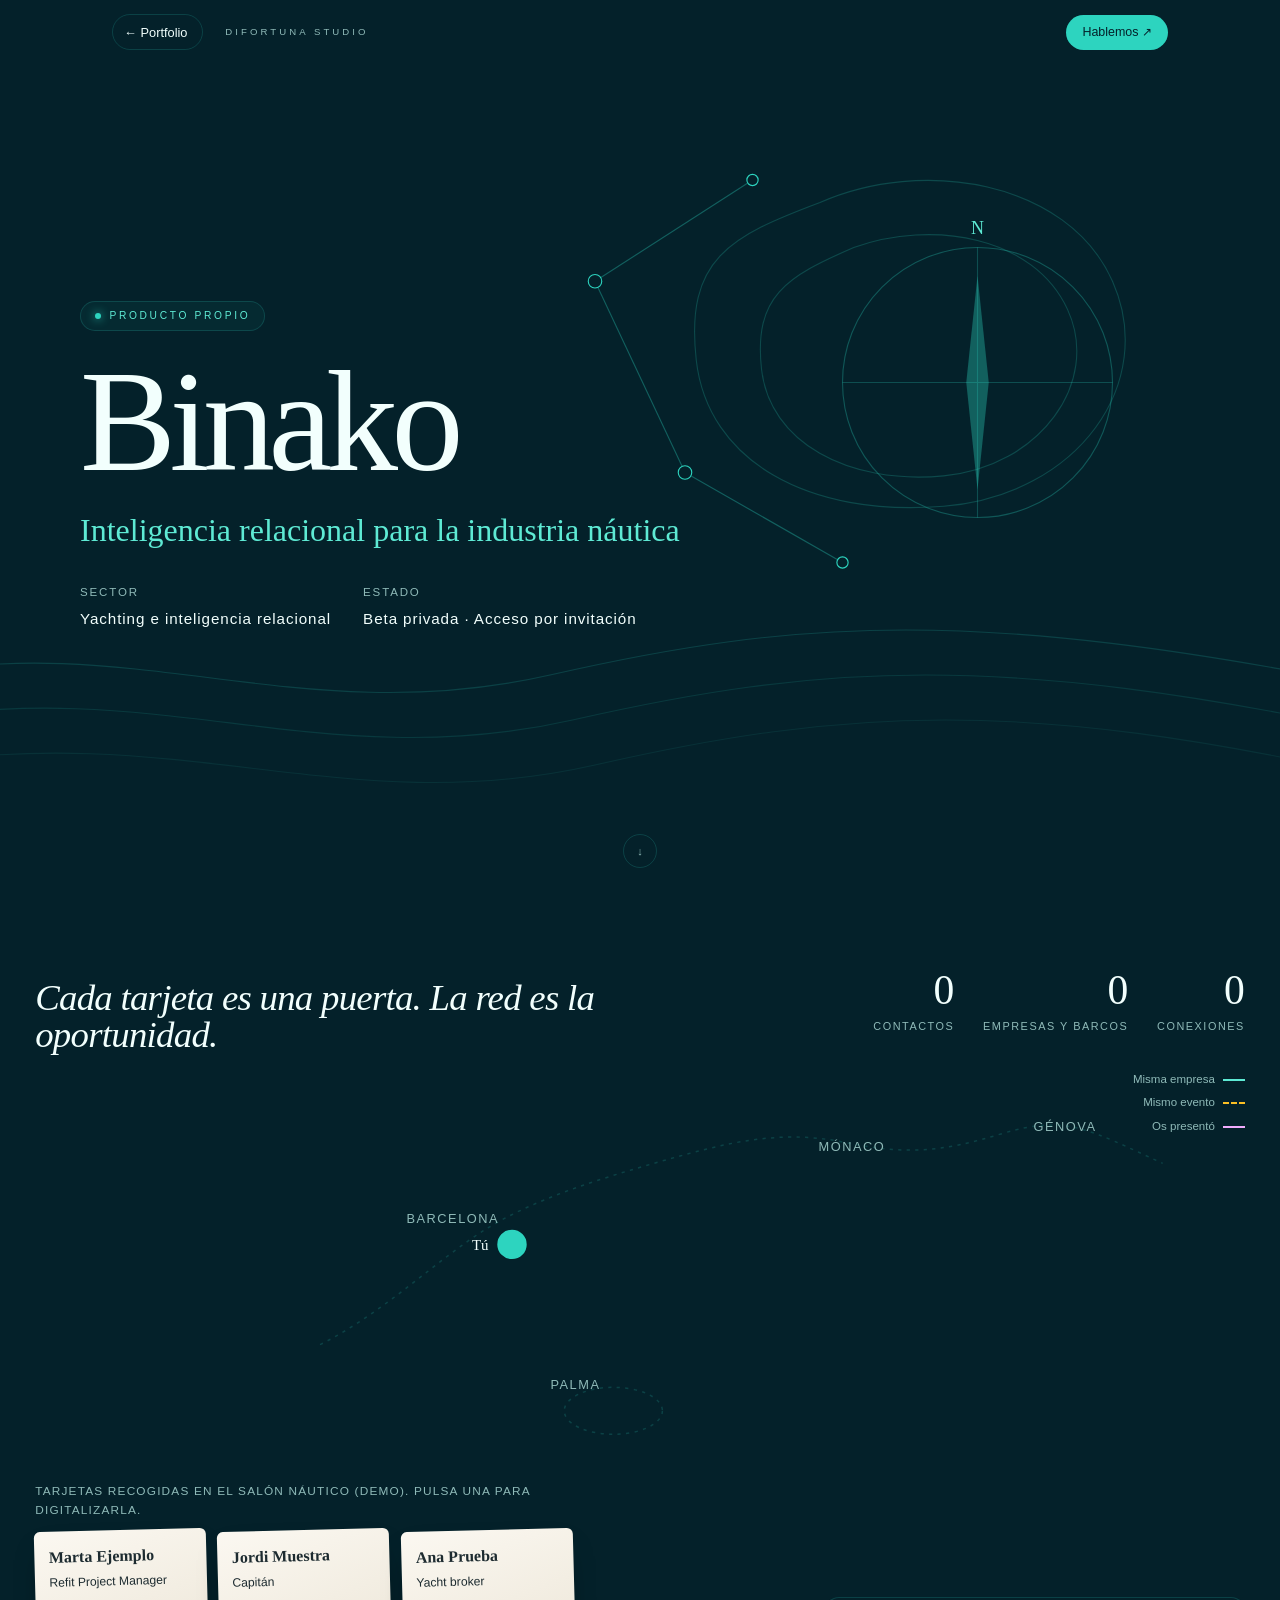
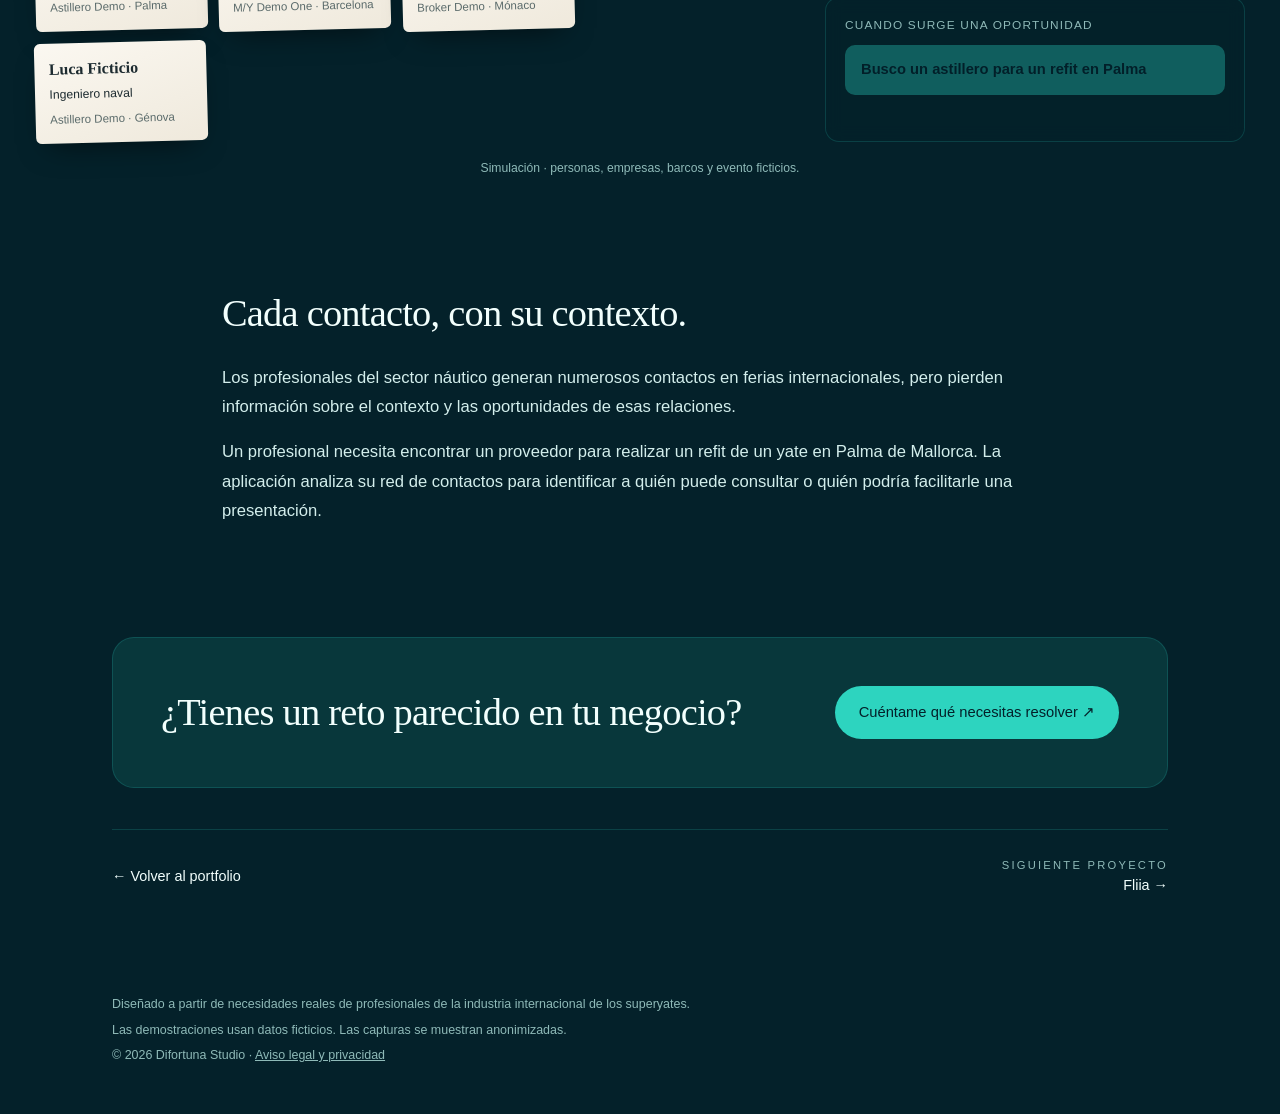
<file: proyectos/nautico.html>
<!DOCTYPE html>
<html lang="es" class="sin-js">
<head>
    <meta charset="UTF-8" />
    <meta name="viewport" content="width=device-width, initial-scale=1.0" />
    <!-- Página generada por generar.mjs a partir de proyectos.js. No editar a mano. -->
    <title>Binako · Inteligencia relacional para la industria náutica | Difortuna Studio</title>
    <meta name="description" content="Inteligencia relacional para la industria náutica. Una herramienta especializada que conecta personas, empresas, embarcaciones, astilleros y eventos…" />
    <link rel="canonical" href="https://difortunastudio.com/proyectos/nautico.html" />
    <meta name="robots" content="index, follow" />
    <meta name="theme-color" content="#04212a" />
    <link rel="icon" type="image/svg+xml" href="../favicon.svg" />
    <link rel="icon" type="image/png" sizes="32x32" href="../favicon-32.png" />
    <link rel="apple-touch-icon" href="../apple-touch-icon.png" />

    <meta property="og:type" content="article" />
    <meta property="og:site_name" content="Difortuna Studio" />
    <meta property="og:url" content="https://difortunastudio.com/proyectos/nautico.html" />
    <meta property="og:title" content="Binako · Inteligencia relacional para la industria náutica" />
    <meta property="og:description" content="Inteligencia relacional para la industria náutica. Una herramienta especializada que conecta personas, empresas, embarcaciones, astilleros y eventos…" />
    <meta property="og:image" content="https://difortunastudio.com/og.png" />
    <meta property="og:image:width" content="1200" />
    <meta property="og:image:height" content="630" />
    <meta property="og:image:alt" content="Fiorella Gallo Di Fortuna · Difortuna Studio" />
    <meta property="og:locale" content="es_ES" />
    <meta name="twitter:card" content="summary_large_image" />
    <meta name="twitter:title" content="Binako · Inteligencia relacional para la industria náutica" />
    <meta name="twitter:description" content="Inteligencia relacional para la industria náutica. Una herramienta especializada que conecta personas, empresas, embarcaciones, astilleros y eventos…" />
    <meta name="twitter:image" content="https://difortunastudio.com/og.png" />

    <script type="application/ld+json">{"@context":"https://schema.org","@graph":[{"@type":"CreativeWork","name":"Binako","headline":"Binako: Inteligencia relacional para la industria náutica","description":"Los profesionales del sector náutico generan numerosos contactos en ferias internacionales, pero pierden información sobre el contexto y las oportunidades de esas relaciones. Una herramienta especializada que conecta personas, empresas, embarcaciones, astilleros y eventos profesionales.","url":"https://difortunastudio.com/proyectos/nautico.html","inLanguage":"es","genre":"Yachting e inteligencia relacional","keywords":"Yachting, Networking, AI","creativeWorkStatus":"Beta privada · Acceso por invitación","author":{"@type":"Person","name":"Fiorella Gallo Di Fortuna","jobTitle":"AI Product Builder & Founder","url":"https://difortunastudio.com/"},"isPartOf":{"@type":"WebSite","name":"Difortuna Studio","url":"https://difortunastudio.com/"}},{"@type":"BreadcrumbList","itemListElement":[{"@type":"ListItem","position":1,"name":"Difortuna Studio","item":"https://difortunastudio.com/"},{"@type":"ListItem","position":2,"name":"Proyectos","item":"https://difortunastudio.com/#proyectos"},{"@type":"ListItem","position":3,"name":"Binako","item":"https://difortunastudio.com/proyectos/nautico.html"}]}]}</script>
    <script>document.documentElement.className = "js";</script>
    <link rel="stylesheet" href="proyecto.css" />
</head>
<body data-proyecto="nautico">
    <a href="#escena" class="saltar">Saltar al contenido</a>
    <header class="barra">
        <div class="barra-inner">
            <a href="../index.html#proyectos" class="volver" data-salir="portfolio">← Portfolio</a>
            <a href="../index.html" class="barra-marca" data-salir="portfolio">Difortuna Studio</a>
            <a href="../index.html#contacto" class="barra-cta" data-evento="cta-nautico-barra">Hablemos ↗</a>
        </div>
    </header>
    <main id="universo">
<section class="u-hero" id="inicio"><div class="u-escena" aria-hidden="true"><svg viewBox="0 0 1200 800" preserveAspectRatio="xMidYMid slice"><g fill="none" stroke="#2dd4bf" class="ola"><path d="M-50 600C150 560 300 650 520 600S900 540 1250 610" stroke-opacity=".18"/><path d="M-50 640C170 600 320 690 540 640S920 580 1250 650" stroke-opacity=".13"/><path d="M-50 680C190 640 340 730 560 680S940 620 1250 690" stroke-opacity=".09"/></g><g fill="none" stroke="#2dd4bf" stroke-opacity=".22"><path d="M760 180c90-40 220-20 260 70s-30 190-150 200-210-40-220-130 30-110 110-140z"/><path d="M790 220c70-25 160-10 190 55s-25 140-110 148-155-30-162-95 22-82 82-108z"/></g><g transform="translate(900 340)"><g class="giro" style="--t:120s"><circle r="120" fill="none" stroke="#2dd4bf" stroke-opacity=".3"/><path d="M0-120V120M-120 0H120" stroke="#2dd4bf" stroke-opacity=".25"/><path d="M0-95L10 0 0 95-10 0z" fill="#2dd4bf" fill-opacity=".35"/></g><text y="-132" text-anchor="middle" fill="#5eead4" font-family="ui-serif, Georgia, serif" font-size="16">N</text></g><g stroke="#2dd4bf" stroke-opacity=".35"><line x1="560" y1="250" x2="700" y2="160"/><line x1="560" y1="250" x2="640" y2="420"/><line x1="640" y1="420" x2="780" y2="500"/></g><g fill="#04212a" stroke="#2dd4bf"><circle cx="560" cy="250" r="6"/><circle cx="700" cy="160" r="5"/><circle cx="640" cy="420" r="6"/><circle cx="780" cy="500" r="5"/></g></svg></div><div class="u-hero-inner"><span class="u-rol entra" style="--d:.1s">Producto propio</span><h1 class="u-nombre entra" style="--d:.22s">Binako</h1><p class="u-claim entra" style="--d:.36s">Inteligencia relacional para la industria náutica</p><div class="u-meta entra" style="--d:.5s"><span>Sector<strong>Yachting e inteligencia relacional</strong></span><span>Estado<strong>Beta privada · Acceso por invitación</strong></span></div></div><a href="#escena" class="u-bajar" aria-label="Empezar">↓</a></section><section class="nt-escena" id="escena" aria-labelledby="nt-nombre"><div class="nt-mapa" data-mapa aria-hidden="true"></div><header class="nt-cabecera"><h2 class="nt-nombre nt-nombre-sec aparece" id="nt-nombre">Cada tarjeta es una puerta. La red es la oportunidad.</h2></header><div class="nt-contadores entra" style="--d:.32s" aria-live="polite"><div><strong data-c="contactos">0</strong><span>Contactos</span></div><div><strong data-c="entidades">0</strong><span>Empresas y barcos</span></div><div><strong data-c="conexiones">0</strong><span>Conexiones</span></div></div><div class="nt-tarjetas entra" style="--d:.4s"><p class="nt-et">Tarjetas recogidas en el Salón náutico (demo). Pulsa una para digitalizarla.</p><ul><li><button type="button" class="nt-tarjeta" data-tarjeta="marta"><strong>Marta Ejemplo</strong><span>Refit Project Manager</span><em>Astillero Demo · Palma</em></button></li><li><button type="button" class="nt-tarjeta" data-tarjeta="jordi"><strong>Jordi Muestra</strong><span>Capitán</span><em>M/Y Demo One · Barcelona</em></button></li><li><button type="button" class="nt-tarjeta" data-tarjeta="ana"><strong>Ana Prueba</strong><span>Yacht broker</span><em>Broker Demo · Mónaco</em></button></li><li><button type="button" class="nt-tarjeta" data-tarjeta="luca"><strong>Luca Ficticio</strong><span>Ingeniero naval</span><em>Astillero Demo · Génova</em></button></li></ul></div><div class="nt-busqueda entra" style="--d:.48s"><p class="nt-et">Cuando surge una oportunidad</p><button type="button" class="nt-buscar" data-buscar disabled>Busco un astillero para un refit en Palma</button><p class="nt-resultado" data-resultado aria-live="polite"></p></div><p class="x-aviso">Simulación · personas, empresas, barcos y evento ficticios.</p></section><section class="x-despues"><div class="x-despues-texto aparece"><h2>Cada contacto, con su contexto.</h2><p>Los profesionales del sector náutico generan numerosos contactos en ferias internacionales, pero pierden información sobre el contexto y las oportunidades de esas relaciones.</p><p>Un profesional necesita encontrar un proveedor para realizar un refit de un yate en Palma de Mallorca. La aplicación analiza su red de contactos para identificar a quién puede consultar o quién podría facilitarle una presentación.</p></div></section><section class="u-cierre"><div class="u-cta aparece"><h2>¿Tienes un reto parecido en tu negocio?</h2><div class="u-cta-acciones"><a class="boton-u" href="../index.html?tipo=desarrollo#contacto" data-evento="cta-nautico-contacto">Cuéntame qué necesitas resolver ↗</a></div></div><nav class="u-siguiente" aria-label="Otros proyectos"><a href="../index.html#proyectos" data-salir="portfolio">← Volver al portfolio</a><a href="../proyectos/fliia.html" data-salir="fliia" style="text-align:right"><span>Siguiente proyecto</span>Fliia →</a></nav></section><footer class="u-pie"><span>Diseñado a partir de necesidades reales de profesionales de la industria internacional de los superyates.</span><span>Las demostraciones usan datos ficticios. Las capturas se muestran anonimizadas.</span><span>© 2026 Difortuna Studio · <a href="../aviso-legal.html">Aviso legal y privacidad</a></span></footer>
    </main>
    <script src="../proyectos.js"></script>
    <script src="plantillas.js"></script>
    <script src="proyecto.js"></script>
</body>
</html>
</file>
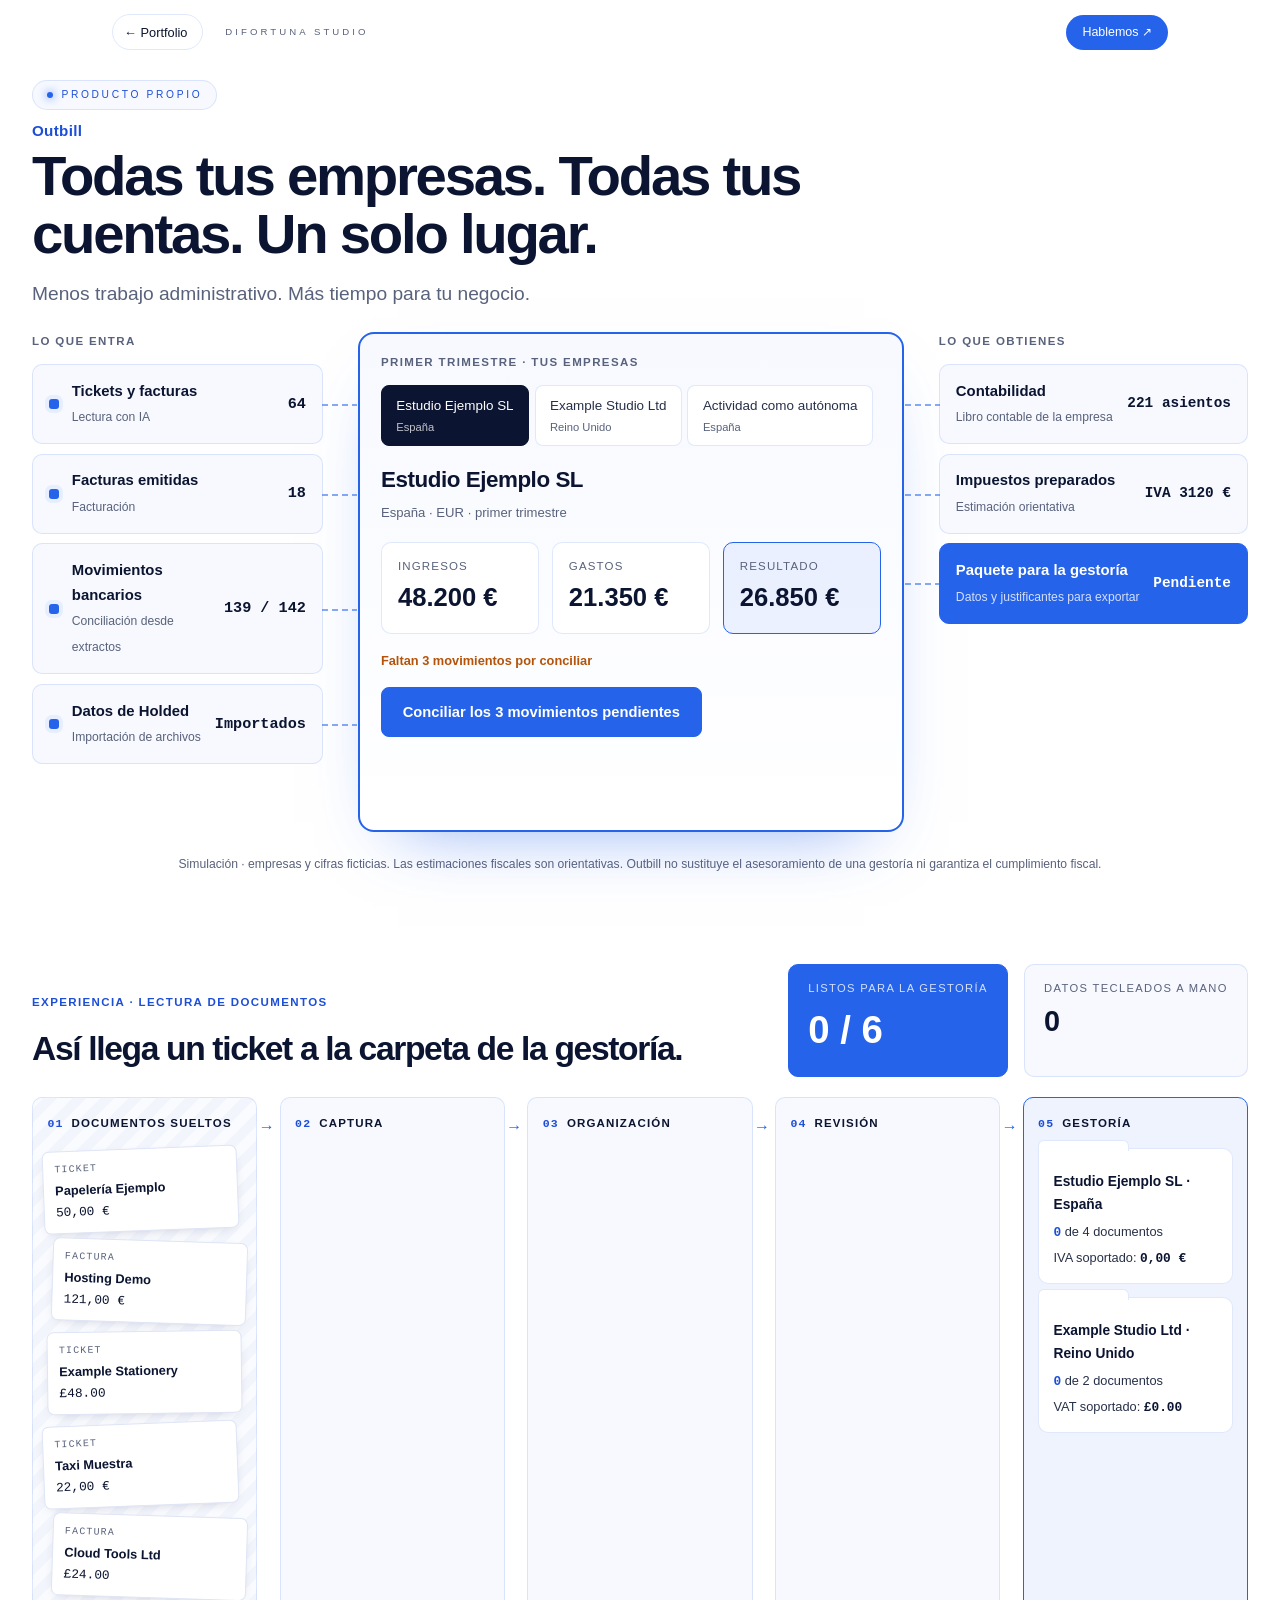
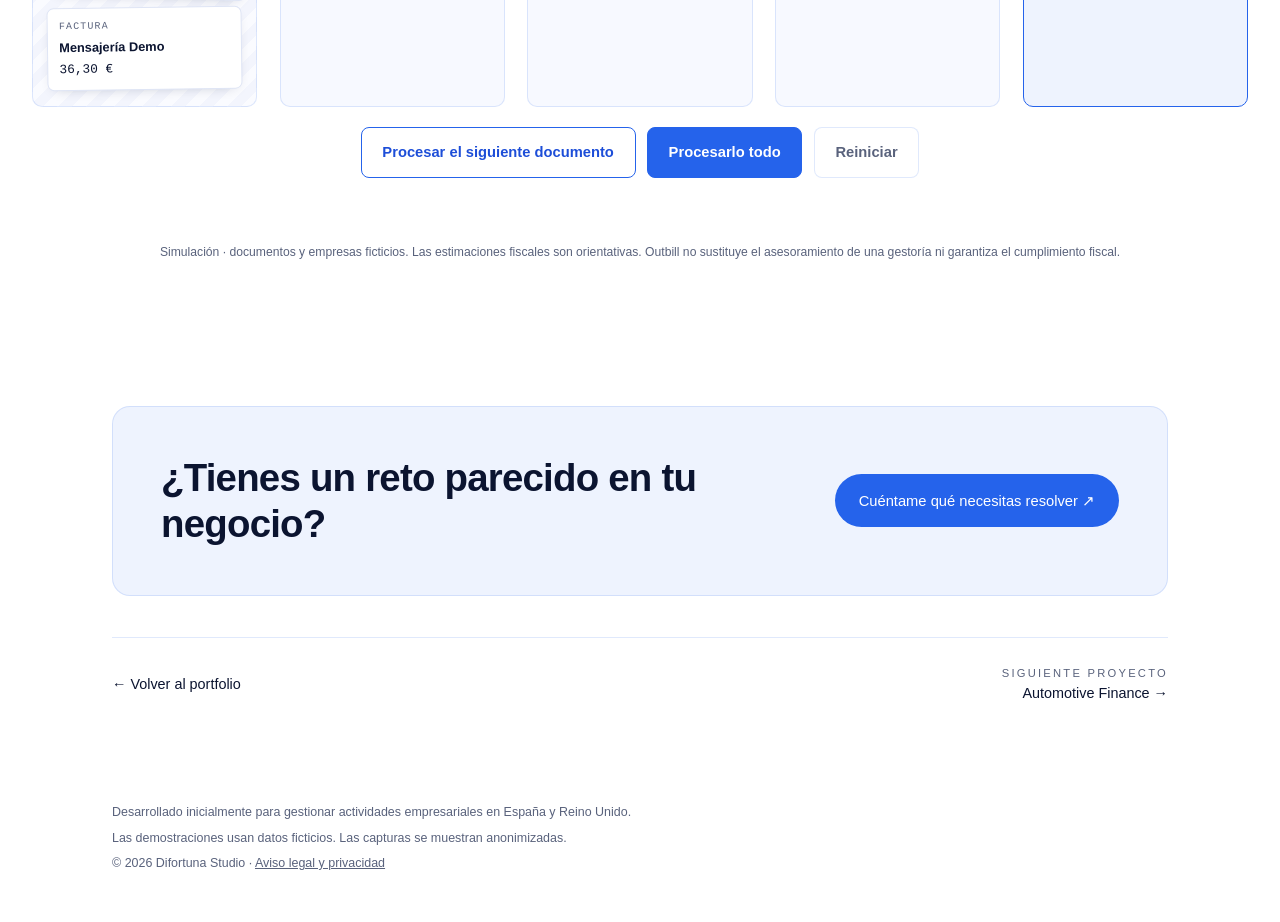
<file: proyectos/outbill.html>
<!DOCTYPE html>
<html lang="es" class="sin-js">
<head>
    <meta charset="UTF-8" />
    <meta name="viewport" content="width=device-width, initial-scale=1.0" />
    <!-- Página generada por generar.mjs a partir de proyectos.js. No editar a mano. -->
    <title>Outbill · Todas tus empresas. Todas tus cuentas. Un solo lugar. | Difortuna Studio</title>
    <meta name="description" content="Todas tus empresas. Todas tus cuentas. Un solo lugar.. Una plataforma de gestión administrativa, fiscal y contable para pequeñas empresas y autónomos, con…" />
    <link rel="canonical" href="https://difortunastudio.com/proyectos/outbill.html" />
    <meta name="robots" content="index, follow" />
    <meta name="theme-color" content="#ffffff" />
    <link rel="icon" type="image/svg+xml" href="../favicon.svg" />
    <link rel="icon" type="image/png" sizes="32x32" href="../favicon-32.png" />
    <link rel="apple-touch-icon" href="../apple-touch-icon.png" />

    <meta property="og:type" content="article" />
    <meta property="og:site_name" content="Difortuna Studio" />
    <meta property="og:url" content="https://difortunastudio.com/proyectos/outbill.html" />
    <meta property="og:title" content="Outbill · Todas tus empresas. Todas tus cuentas. Un solo lugar." />
    <meta property="og:description" content="Todas tus empresas. Todas tus cuentas. Un solo lugar.. Una plataforma de gestión administrativa, fiscal y contable para pequeñas empresas y autónomos, con…" />
    <meta property="og:image" content="https://difortunastudio.com/og.png" />
    <meta property="og:image:width" content="1200" />
    <meta property="og:image:height" content="630" />
    <meta property="og:image:alt" content="Fiorella Gallo Di Fortuna · Difortuna Studio" />
    <meta property="og:locale" content="es_ES" />
    <meta name="twitter:card" content="summary_large_image" />
    <meta name="twitter:title" content="Outbill · Todas tus empresas. Todas tus cuentas. Un solo lugar." />
    <meta name="twitter:description" content="Todas tus empresas. Todas tus cuentas. Un solo lugar.. Una plataforma de gestión administrativa, fiscal y contable para pequeñas empresas y autónomos, con…" />
    <meta name="twitter:image" content="https://difortunastudio.com/og.png" />

    <script type="application/ld+json">{"@context":"https://schema.org","@graph":[{"@type":"CreativeWork","name":"Outbill","headline":"Outbill: Todas tus empresas. Todas tus cuentas. Un solo lugar.","description":"Gestionar varias empresas o actividades implica duplicar herramientas, tareas administrativas, documentación y procesos fiscales, y adaptarse a contextos distintos en cada país. Una plataforma de gestión administrativa, fiscal y contable para pequeñas empresas y autónomos, con capacidad multiempresa y adaptación a España y Reino Unido.","url":"https://difortunastudio.com/proyectos/outbill.html","inLanguage":"es","genre":"Gestión administrativa, fiscal y contable","keywords":"Gestión administrativa, Fiscal y contable, Multiempresa","creativeWorkStatus":"Uso privado","author":{"@type":"Person","name":"Fiorella Gallo Di Fortuna","jobTitle":"AI Product Builder & Founder","url":"https://difortunastudio.com/"},"isPartOf":{"@type":"WebSite","name":"Difortuna Studio","url":"https://difortunastudio.com/"}},{"@type":"BreadcrumbList","itemListElement":[{"@type":"ListItem","position":1,"name":"Difortuna Studio","item":"https://difortunastudio.com/"},{"@type":"ListItem","position":2,"name":"Proyectos","item":"https://difortunastudio.com/#proyectos"},{"@type":"ListItem","position":3,"name":"Outbill","item":"https://difortunastudio.com/proyectos/outbill.html"}]}]}</script>
    <script>document.documentElement.className = "js";</script>
    <link rel="stylesheet" href="proyecto.css" />
</head>
<body data-proyecto="outbill">
    <a href="#escena" class="saltar">Saltar al contenido</a>
    <header class="barra">
        <div class="barra-inner">
            <a href="../index.html#proyectos" class="volver" data-salir="portfolio">← Portfolio</a>
            <a href="../index.html" class="barra-marca" data-salir="portfolio">Difortuna Studio</a>
            <a href="../index.html#contacto" class="barra-cta" data-evento="cta-outbill-barra">Hablemos ↗</a>
        </div>
    </header>
    <main id="universo">
<section class="obh-escena" id="escena" aria-labelledby="obh-titulo"><header class="obh-cabecera"><span class="u-rol entra" style="--d:0.1s">Producto propio</span><h1 class="obh-titulo entra" id="obh-titulo" style="--d:.18s"><span class="obh-marca">Outbill</span>Todas tus empresas. Todas tus cuentas. Un solo lugar.</h1><p class="obh-beneficio entra" style="--d:.28s">Menos trabajo administrativo. Más tiempo para tu negocio.</p></header><div class="obh-tablero entra" style="--d:.38s"><section class="obh-col obh-entradas" aria-labelledby="obh-in"><h2 id="obh-in">Lo que entra</h2><ul><li data-in="recibidas"><span class="obh-ico" aria-hidden="true"></span><div><strong>Tickets y facturas</strong><span>Lectura con IA</span></div><b data-v="recibidas"></b></li><li data-in="emitidas"><span class="obh-ico" aria-hidden="true"></span><div><strong>Facturas emitidas</strong><span>Facturación</span></div><b data-v="emitidas"></b></li><li data-in="banco"><span class="obh-ico" aria-hidden="true"></span><div><strong>Movimientos bancarios</strong><span>Conciliación desde extractos</span></div><b data-v="banco"></b></li><li data-in="holded"><span class="obh-ico" aria-hidden="true"></span><div><strong>Datos de Holded</strong><span>Importación de archivos</span></div><b data-v="holded"></b></li></ul></section><section class="obh-centro" aria-labelledby="obh-emp"><h2 id="obh-emp">Primer trimestre · tus empresas</h2><div class="obh-tabs" role="tablist" aria-label="Empresa activa"><button type="button" role="tab" data-tab="es" aria-selected="true"><span>Estudio Ejemplo SL</span><em>España</em></button><button type="button" role="tab" data-tab="uk" aria-selected="false"><span>Example Studio Ltd</span><em>Reino Unido</em></button><button type="button" role="tab" data-tab="aut" aria-selected="false"><span>Actividad como autónoma</span><em>España</em></button></div><div class="obh-panel" data-panel><article class="obh-detalle" data-detalle="es"><header><strong>Estudio Ejemplo SL</strong><span>España · EUR · primer trimestre</span></header><div class="obh-cifras"><div><span>Ingresos</span><b>48.200 €</b></div><div><span>Gastos</span><b>21.350 €</b></div><div class="res"><span>Resultado</span><b>26.850 €</b></div></div><p class="obh-estado">Faltan 3 movimientos por conciliar</p><button type="button" class="ob-boton principal" data-conciliar="es" hidden>Conciliar los 3 movimientos pendientes</button></article><article class="obh-detalle ok" data-detalle="uk"><header><strong>Example Studio Ltd</strong><span>Reino Unido · GBP · primer trimestre</span></header><div class="obh-cifras"><div><span>Ingresos</span><b>£22,400</b></div><div><span>Gastos</span><b>£9,800</b></div><div class="res"><span>Resultado</span><b>£12,600</b></div></div><p class="obh-estado">Lista para la gestoría</p><p class="obh-listo">✓ Documentos revisados, banco conciliado e VAT estimado: listo para exportar a la gestoría.</p></article><article class="obh-detalle" data-detalle="aut"><header><strong>Actividad como autónoma</strong><span>España · EUR · primer trimestre</span></header><div class="obh-cifras"><div><span>Ingresos</span><b>9600 €</b></div><div><span>Gastos</span><b>2100 €</b></div><div class="res"><span>Resultado</span><b>7500 €</b></div></div><p class="obh-estado">Falta 1 movimiento por conciliar</p><button type="button" class="ob-boton principal" data-conciliar="aut" hidden>Conciliar el movimiento pendiente</button></article></div></section><section class="obh-col obh-salidas" aria-labelledby="obh-out"><h2 id="obh-out">Lo que obtienes</h2><ul><li data-out="contabilidad"><div><strong>Contabilidad</strong><span data-sub="contabilidad">Libro contable de la empresa</span></div><b data-o="contabilidad"></b></li><li data-out="impuestos"><div><strong>Impuestos preparados</strong><span data-sub="impuestos">Estimación orientativa</span></div><b data-o="impuestos"></b></li><li data-out="gestoria"><div><strong>Paquete para la gestoría</strong><span data-sub="gestoria">Datos y justificantes para exportar</span></div><b data-o="gestoria"></b></li></ul></section></div><p class="x-aviso">Simulación · empresas y cifras ficticias. Las estimaciones fiscales son orientativas. Outbill no sustituye el asesoramiento de una gestoría ni garantiza el cumplimiento fiscal.</p></section><section class="ob-escena ob-secundaria" id="documentos" aria-labelledby="ob-nombre"><header class="ob-cabecera"><div><p class="ob-et aparece">Experiencia · lectura de documentos</p><h2 class="ob-nombre aparece" id="ob-nombre">Así llega un ticket a la carpeta de la gestoría.</h2></div><div class="ob-contadores aparece" aria-live="polite"><div class="ob-contador grande"><span>Listos para la gestoría</span><strong><b data-listos>0</b> / 6</strong></div><div class="ob-contador"><span>Datos tecleados a mano</span><strong>0</strong></div></div></header><div class="ob-cadena aparece"><section class="ob-etapa" data-etapa="0" aria-labelledby="ob-et-0"><h2 id="ob-et-0"><span>01</span>Documentos sueltos</h2><ol class="ob-pila"><li class="ob-doc" data-doc="d1" data-emp="A"><span class="ob-tipo">Ticket</span><strong>Papelería Ejemplo</strong><span class="ob-total">50,00 €</span><span class="ob-campos"><span>Estudio Ejemplo SL · España</span><span>Material de oficina</span><span>IVA 8,68 €</span></span></li><li class="ob-doc" data-doc="d2" data-emp="A"><span class="ob-tipo">Factura</span><strong>Hosting Demo</strong><span class="ob-total">121,00 €</span><span class="ob-campos"><span>Estudio Ejemplo SL · España</span><span>Software</span><span>IVA 21,00 €</span></span></li><li class="ob-doc" data-doc="d3" data-emp="B"><span class="ob-tipo">Ticket</span><strong>Example Stationery</strong><span class="ob-total">£48.00</span><span class="ob-campos"><span>Example Studio Ltd · Reino Unido</span><span>Office supplies</span><span>VAT £8.00</span></span></li><li class="ob-doc" data-doc="d4" data-emp="A"><span class="ob-tipo">Ticket</span><strong>Taxi Muestra</strong><span class="ob-total">22,00 €</span><span class="ob-campos"><span>Estudio Ejemplo SL · España</span><span>Desplazamientos</span><span>IVA 2,00 €</span></span><span class="ob-revisar">Revisar: Falta la fecha</span></li><li class="ob-doc" data-doc="d5" data-emp="B"><span class="ob-tipo">Factura</span><strong>Cloud Tools Ltd</strong><span class="ob-total">£24.00</span><span class="ob-campos"><span>Example Studio Ltd · Reino Unido</span><span>Software</span><span>VAT £4.00</span></span></li><li class="ob-doc" data-doc="d6" data-emp="A"><span class="ob-tipo">Factura</span><strong>Mensajería Demo</strong><span class="ob-total">36,30 €</span><span class="ob-campos"><span>Estudio Ejemplo SL · España</span><span>Envíos</span><span>IVA 6,30 €</span></span></li></ol></section><section class="ob-etapa" data-etapa="1" aria-labelledby="ob-et-1"><h2 id="ob-et-1"><span>02</span>Captura</h2><ol class="ob-pila"></ol></section><section class="ob-etapa" data-etapa="2" aria-labelledby="ob-et-2"><h2 id="ob-et-2"><span>03</span>Organización</h2><ol class="ob-pila"></ol></section><section class="ob-etapa" data-etapa="3" aria-labelledby="ob-et-3"><h2 id="ob-et-3"><span>04</span>Revisión</h2><ol class="ob-pila"></ol></section><section class="ob-etapa" data-etapa="4" aria-labelledby="ob-et-4"><h2 id="ob-et-4"><span>05</span>Gestoría</h2><div class="ob-paquete"><div class="ob-carpeta" data-carpeta="A"><strong>Estudio Ejemplo SL · España</strong><span><b data-n>4</b> de 4 documentos</span><span>IVA soportado: <b data-imp>37,98 €</b></span></div><div class="ob-carpeta" data-carpeta="B"><strong>Example Studio Ltd · Reino Unido</strong><span><b data-n>2</b> de 2 documentos</span><span>VAT soportado: <b data-imp>£12.00</b></span></div></div></section></div><div class="ob-controles" data-controles hidden><button type="button" class="ob-boton" data-uno>Procesar el siguiente documento</button><button type="button" class="ob-boton principal" data-todo>Procesarlo todo</button><button type="button" class="ob-boton sec" data-reset>Reiniciar</button></div><p class="ob-msg" data-msg aria-live="polite"></p><p class="x-aviso">Simulación · documentos y empresas ficticios. Las estimaciones fiscales son orientativas. Outbill no sustituye el asesoramiento de una gestoría ni garantiza el cumplimiento fiscal.</p></section><section class="u-cierre"><div class="u-cta aparece"><h2>¿Tienes un reto parecido en tu negocio?</h2><div class="u-cta-acciones"><a class="boton-u" href="../index.html?tipo=desarrollo#contacto" data-evento="cta-outbill-contacto">Cuéntame qué necesitas resolver ↗</a></div></div><nav class="u-siguiente" aria-label="Otros proyectos"><a href="../index.html#proyectos" data-salir="portfolio">← Volver al portfolio</a><a href="../proyectos/automotive.html" data-salir="automotive" style="text-align:right"><span>Siguiente proyecto</span>Automotive Finance →</a></nav></section><footer class="u-pie"><span>Desarrollado inicialmente para gestionar actividades empresariales en España y Reino Unido.</span><span>Las demostraciones usan datos ficticios. Las capturas se muestran anonimizadas.</span><span>© 2026 Difortuna Studio · <a href="../aviso-legal.html">Aviso legal y privacidad</a></span></footer>
    </main>
    <script src="../proyectos.js"></script>
    <script src="plantillas.js"></script>
    <script src="proyecto.js"></script>
</body>
</html>
</file>
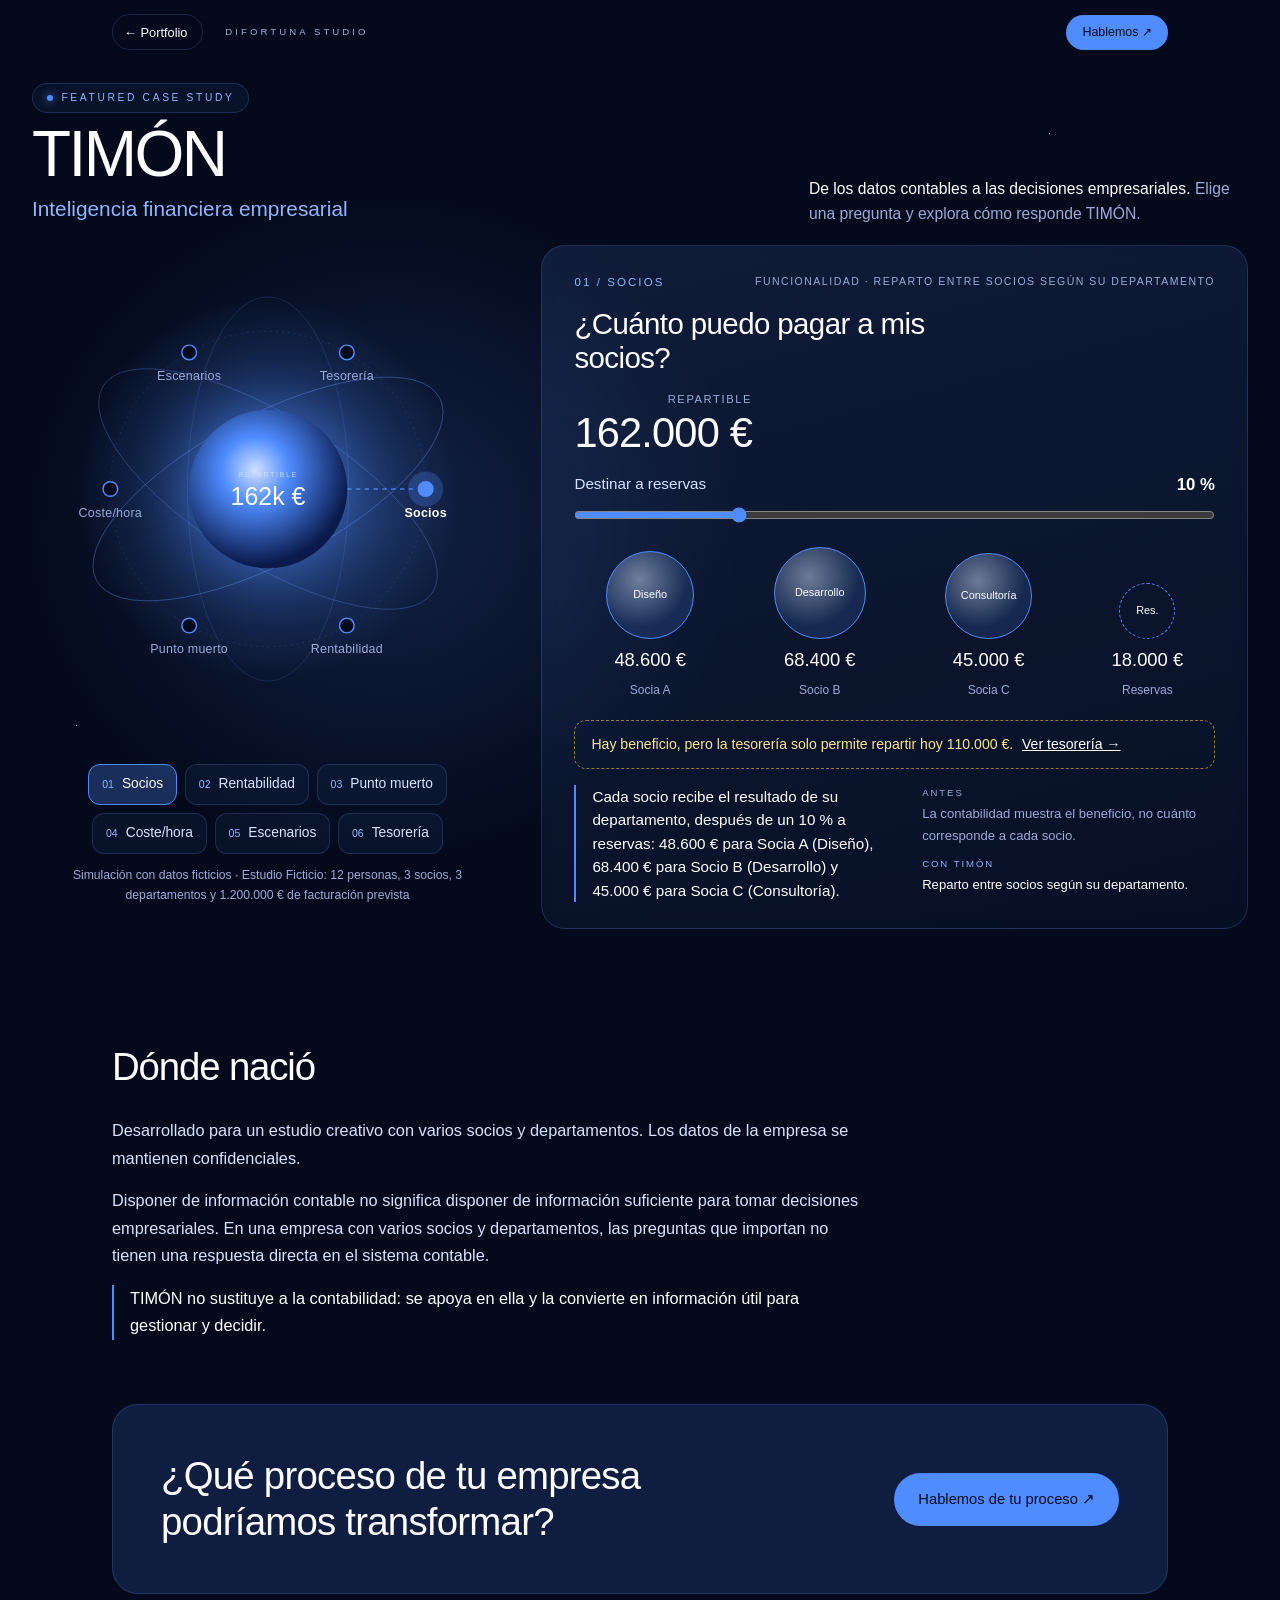
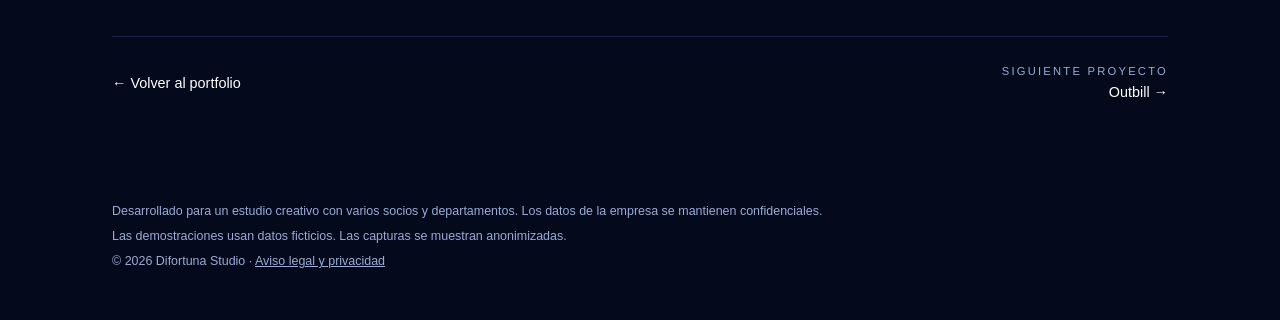
<file: proyectos/timon.html>
<!DOCTYPE html>
<html lang="es" class="sin-js">
<head>
    <meta charset="UTF-8" />
    <meta name="viewport" content="width=device-width, initial-scale=1.0" />
    <!-- Página generada por generar.mjs a partir de proyectos.js. No editar a mano. -->
    <title>TIMÓN · Inteligencia financiera empresarial | Difortuna Studio</title>
    <meta name="description" content="Inteligencia financiera empresarial. Una capa de inteligencia financiera que transforma la información económica en herramientas de gestión y decisión." />
    <link rel="canonical" href="https://difortunastudio.com/proyectos/timon.html" />
    <meta name="robots" content="index, follow" />
    <meta name="theme-color" content="#040a1c" />
    <link rel="icon" type="image/svg+xml" href="../favicon.svg" />
    <link rel="icon" type="image/png" sizes="32x32" href="../favicon-32.png" />
    <link rel="apple-touch-icon" href="../apple-touch-icon.png" />

    <meta property="og:type" content="article" />
    <meta property="og:site_name" content="Difortuna Studio" />
    <meta property="og:url" content="https://difortunastudio.com/proyectos/timon.html" />
    <meta property="og:title" content="TIMÓN · Inteligencia financiera empresarial" />
    <meta property="og:description" content="Inteligencia financiera empresarial. Una capa de inteligencia financiera que transforma la información económica en herramientas de gestión y decisión." />
    <meta property="og:image" content="https://difortunastudio.com/og.png" />
    <meta property="og:image:width" content="1200" />
    <meta property="og:image:height" content="630" />
    <meta property="og:image:alt" content="Fiorella Gallo Di Fortuna · Difortuna Studio" />
    <meta property="og:locale" content="es_ES" />
    <meta name="twitter:card" content="summary_large_image" />
    <meta name="twitter:title" content="TIMÓN · Inteligencia financiera empresarial" />
    <meta name="twitter:description" content="Inteligencia financiera empresarial. Una capa de inteligencia financiera que transforma la información económica en herramientas de gestión y decisión." />
    <meta name="twitter:image" content="https://difortunastudio.com/og.png" />

    <script type="application/ld+json">{"@context":"https://schema.org","@graph":[{"@type":"CreativeWork","name":"TIMÓN","headline":"TIMÓN: Inteligencia financiera empresarial","description":"Disponer de información contable no significa disponer de información suficiente para tomar decisiones empresariales. En una empresa con varios socios y departamentos, las preguntas que importan no tienen una respuesta directa en el sistema contable. Una capa de inteligencia financiera que transforma la información económica en herramientas de gestión y decisión.","url":"https://difortunastudio.com/proyectos/timon.html","inLanguage":"es","genre":"Inteligencia financiera empresarial","keywords":"Fintech, B2B, Business Intelligence","creativeWorkStatus":"Solución interna","author":{"@type":"Person","name":"Fiorella Gallo Di Fortuna","jobTitle":"AI Product Builder & Founder","url":"https://difortunastudio.com/"},"isPartOf":{"@type":"WebSite","name":"Difortuna Studio","url":"https://difortunastudio.com/"}},{"@type":"BreadcrumbList","itemListElement":[{"@type":"ListItem","position":1,"name":"Difortuna Studio","item":"https://difortunastudio.com/"},{"@type":"ListItem","position":2,"name":"Proyectos","item":"https://difortunastudio.com/#proyectos"},{"@type":"ListItem","position":3,"name":"TIMÓN","item":"https://difortunastudio.com/proyectos/timon.html"}]}]}</script>
    <script>document.documentElement.className = "js";</script>
    <link rel="stylesheet" href="proyecto.css" />
</head>
<body data-proyecto="timon">
    <a href="#centro" class="saltar">Saltar al contenido</a>
    <header class="barra">
        <div class="barra-inner">
            <a href="../index.html#proyectos" class="volver" data-salir="portfolio">← Portfolio</a>
            <a href="../index.html" class="barra-marca" data-salir="portfolio">Difortuna Studio</a>
            <a href="../index.html#contacto" class="barra-cta" data-evento="cta-timon-barra">Hablemos ↗</a>
        </div>
    </header>
    <main id="universo">
<section class="tm-escena" id="centro" aria-labelledby="tm-nombre"><div class="tm-fondo" aria-hidden="true"></div><header class="tm-cabecera"><div><span class="u-rol entra" style="--d:.1s" lang="en">Featured Case Study</span><h1 class="tm-nombre entra" id="tm-nombre" style="--d:.18s">TIMÓN</h1><p class="tm-claim entra" style="--d:.26s">Inteligencia financiera empresarial</p></div><p class="tm-lema entra" style="--d:.34s">De los datos contables a las decisiones empresariales. <span>Elige una pregunta y explora cómo responde TIMÓN.</span></p></header><div class="tm-mando entra" style="--d:.42s"><div class="tm-esfera"><svg class="tm-svg" viewBox="0 0 600 600" aria-hidden="true"><defs><radialGradient id="tmc-s" cx="42%" cy="38%" r="60%"><stop offset="0" stop-color="#cfe0ff"/><stop offset=".35" stop-color="#4f8cff"/><stop offset="1" stop-color="#0a1a4a"/></radialGradient><radialGradient id="tmc-h" cx="50%" cy="50%" r="50%"><stop offset="0" stop-color="#4f8cff" stop-opacity=".45"/><stop offset="1" stop-color="#4f8cff" stop-opacity="0"/></radialGradient></defs><circle cx="300" cy="300" r="260" fill="url(#tmc-h)"/><g class="tm-decor" fill="none" stroke="#6f9eff"><ellipse cx="300" cy="300" rx="265" ry="100" stroke-opacity=".45" transform="rotate(-28 300 300)"/><ellipse cx="300" cy="300" rx="265" ry="100" stroke-opacity=".35" transform="rotate(32 300 300)"/><ellipse cx="300" cy="300" rx="110" ry="262" stroke-opacity=".22"/></g><circle cx="300" cy="300" r="215" fill="none" stroke="#4f8cff" stroke-opacity=".3" stroke-dasharray="2 6"/><line class="tm-haz" x1="408" y1="300" x2="498" y2="300"/><g class="tm-anillo"><g class="tm-nodo" data-q="socios" style="--a:0deg"><circle class="tm-nodo-halo" cx="300" cy="300" r="24"/><circle class="tm-nodo-punto" cx="300" cy="300" r="10"/><text x="300" y="338">Socios</text></g><g class="tm-nodo" data-q="departamentos" style="--a:60deg"><circle class="tm-nodo-halo" cx="300" cy="300" r="24"/><circle class="tm-nodo-punto" cx="300" cy="300" r="10"/><text x="300" y="338">Rentabilidad</text></g><g class="tm-nodo" data-q="costes" style="--a:120deg"><circle class="tm-nodo-halo" cx="300" cy="300" r="24"/><circle class="tm-nodo-punto" cx="300" cy="300" r="10"/><text x="300" y="338">Punto muerto</text></g><g class="tm-nodo" data-q="hora" style="--a:180deg"><circle class="tm-nodo-halo" cx="300" cy="300" r="24"/><circle class="tm-nodo-punto" cx="300" cy="300" r="10"/><text x="300" y="338">Coste/hora</text></g><g class="tm-nodo" data-q="cliente" style="--a:240deg"><circle class="tm-nodo-halo" cx="300" cy="300" r="24"/><circle class="tm-nodo-punto" cx="300" cy="300" r="10"/><text x="300" y="338">Escenarios</text></g><g class="tm-nodo" data-q="tesoreria" style="--a:300deg"><circle class="tm-nodo-halo" cx="300" cy="300" r="24"/><circle class="tm-nodo-punto" cx="300" cy="300" r="10"/><text x="300" y="338">Tesorería</text></g></g><circle class="tm-nucleo" cx="300" cy="300" r="108" fill="url(#tmc-s)"/><text class="tm-display-et" x="300" y="284">Repartible</text><text class="tm-display" x="300" y="322">162k €</text></svg></div><div class="tm-paneles"><article class="tm-panel" id="q-socios" role="tabpanel" aria-labelledby="tab-socios"><div class="tm-panel-cab"><p class="tm-num">01 / Socios</p><p class="tm-funcion">Funcionalidad · Reparto entre socios según su departamento</p></div><div class="tm-panel-top"><h2 class="tm-pregunta">¿Cuánto puedo pagar a mis socios?</h2><div class="tm-cifra"><span>Repartible</span><strong class="tm-valor">162.000 €</strong></div></div><div class="tm-viz" data-viz="socios"></div><dl class="tm-cifras"><div><dt>Socia A · Diseño</dt><dd>48.600 €</dd></div><div><dt>Socio B · Desarrollo</dt><dd>68.400 €</dd></div><div><dt>Socia C · Consultoría</dt><dd>45.000 €</dd></div><div><dt>A reservas</dt><dd>18.000 €</dd></div></dl><div class="tm-panel-pie"><p class="tm-lectura" aria-live="polite">Cada socio recibe el resultado de su departamento, después de un 10 % a reservas: 48.600 € para Socia A (Diseño), 68.400 € para Socio B (Desarrollo) y 45.000 € para Socia C (Consultoría).</p><div class="tm-antes"><p><span>Antes</span>La contabilidad muestra el beneficio, no cuánto corresponde a cada socio.</p><p><span>Con TIMÓN</span>Reparto entre socios según su departamento.</p></div></div></article><article class="tm-panel" id="q-departamentos" role="tabpanel" aria-labelledby="tab-departamentos"><div class="tm-panel-cab"><p class="tm-num">02 / Rentabilidad</p><p class="tm-funcion">Funcionalidad · Rentabilidad por departamentos</p></div><div class="tm-panel-top"><h2 class="tm-pregunta">¿Qué departamento es más rentable?</h2><div class="tm-cifra"><span>Más rentable</span><strong class="tm-valor">Desarrollo</strong></div></div><div class="tm-viz" data-viz="departamentos"></div><dl class="tm-cifras"><div><dt>Diseño</dt><dd>54.000 € · 11 %</dd></div><div><dt>Desarrollo</dt><dd>76.000 € · 15 %</dd></div><div><dt>Consultoría</dt><dd>50.000 € · 25 %</dd></div></dl><div class="tm-panel-pie"><p class="tm-lectura" aria-live="polite">Desarrollo aporta más beneficio en euros (76.000 €), pero Consultoría es la más rentable en proporción (25 % sobre sus ingresos), ya con su parte de los costes comunes.</p><div class="tm-antes"><p><span>Antes</span>La contabilidad agrupa el resultado de la empresa, no el de cada área.</p><p><span>Con TIMÓN</span>Rentabilidad por departamentos.</p></div></div></article><article class="tm-panel" id="q-costes" role="tabpanel" aria-labelledby="tab-costes"><div class="tm-panel-cab"><p class="tm-num">03 / Punto muerto</p><p class="tm-funcion">Funcionalidad · Punto muerto</p></div><div class="tm-panel-top"><h2 class="tm-pregunta">¿Cubrimos los costes del año?</h2><div class="tm-cifra"><span>Costes del año</span><strong class="tm-valor">Faltan 75.714 €</strong></div></div><div class="tm-viz" data-viz="costes"></div><dl class="tm-cifras"><div><dt>Punto muerto</dt><dd>685.714 €</dd></div><div><dt>Facturado a 30 de junio</dt><dd>610.000 €</dd></div><div><dt>Estado</dt><dd>Faltan 75.714 €</dd></div></dl><div class="tm-panel-pie"><p class="tm-lectura" aria-live="polite">Con 240.000 € de costes de estructura y un margen del 35 %, el punto muerto está en 685.714 €. A 30 de junio se han facturado 610.000 €: faltan 75.714 € para cubrirlos.</p><div class="tm-antes"><p><span>Antes</span>La contabilidad cuenta lo facturado, no cuánto falta para cubrir la estructura.</p><p><span>Con TIMÓN</span>Punto muerto.</p></div></div></article><article class="tm-panel" id="q-hora" role="tabpanel" aria-labelledby="tab-hora"><div class="tm-panel-cab"><p class="tm-num">04 / Coste/hora</p><p class="tm-funcion">Funcionalidad · Coste por hora</p></div><div class="tm-panel-top"><h2 class="tm-pregunta">¿Cuánto nos cuesta realmente una hora de trabajo?</h2><div class="tm-cifra"><span>Coste por hora</span><strong class="tm-valor">60,71 €</strong></div></div><div class="tm-viz" data-viz="hora"></div><dl class="tm-cifras"><div><dt>Coste por hora</dt><dd>60,71 €</dd></div><div><dt>Precio medio por hora</dt><dd>71,43 €</dd></div><div><dt>Horas productivas al año</dt><dd>16.800</dd></div></dl><div class="tm-panel-pie"><p class="tm-lectura" aria-live="polite">Cada hora productiva cuesta 60,71 € y se vende de media a 71,43 €: un margen de 10,71 € por hora.</p><div class="tm-antes"><p><span>Antes</span>Las nóminas y los gastos están registrados, pero no convertidos en el coste de una hora.</p><p><span>Con TIMÓN</span>Coste por hora.</p></div></div></article><article class="tm-panel" id="q-cliente" role="tabpanel" aria-labelledby="tab-cliente"><div class="tm-panel-cab"><p class="tm-num">05 / Escenarios</p><p class="tm-funcion">Funcionalidad · Simulador de escenarios</p></div><div class="tm-panel-top"><h2 class="tm-pregunta">¿Qué pasa si bajan los ingresos?</h2><div class="tm-cifra"><span>Beneficio previsto</span><strong class="tm-valor">180.000 €</strong></div></div><div class="tm-viz" data-viz="cliente"></div><dl class="tm-cifras"><div><dt>Beneficio previsto</dt><dd>180.000 €</dd></div><div><dt>Margen</dt><dd>15,0 %</dd></div></dl><div class="tm-panel-pie"><p class="tm-lectura" aria-live="polite">Elige una bajada de ingresos para simularla. Hoy el beneficio previsto es de 180.000 € y el margen, del 15,0 %.</p><div class="tm-antes"><p><span>Antes</span>La contabilidad mira hacia atrás. Esta pregunta mira hacia delante.</p><p><span>Con TIMÓN</span>Simulador de escenarios.</p></div></div></article><article class="tm-panel" id="q-tesoreria" role="tabpanel" aria-labelledby="tab-tesoreria"><div class="tm-panel-cab"><p class="tm-num">06 / Tesorería</p><p class="tm-funcion">Funcionalidad · Previsión de tesorería y colchón</p></div><div class="tm-panel-top"><h2 class="tm-pregunta">¿Podemos repartir beneficios sin comprometer la tesorería?</h2><div class="tm-cifra"><span>Reparto posible hoy</span><strong class="tm-valor">110.000 €</strong></div></div><div class="tm-viz" data-viz="tesoreria"></div><dl class="tm-cifras"><div><dt>Saldo actual</dt><dd>210.000 €</dd></div><div><dt>Colchón mínimo</dt><dd>60.000 €</dd></div><div><dt>Reparto máximo hoy</dt><dd>110.000 €</dd></div></dl><div class="tm-panel-pie"><p class="tm-lectura" aria-live="polite">Hay 180.000 € de beneficio, pero para no bajar del colchón de 60.000 € en las próximas 13 semanas, hoy se pueden repartir como máximo 110.000 €.</p><div class="tm-antes"><p><span>Antes</span>Que haya beneficio no significa que haya liquidez para repartirlo.</p><p><span>Con TIMÓN</span>Previsión de tesorería y colchón.</p></div></div></article></div><div class="tm-pestanas"><ol role="tablist" aria-label="Preguntas empresariales"><li role="presentation"><a href="#q-socios" role="tab" id="tab-socios" aria-controls="q-socios" data-q="socios"><span class="n">01</span>Socios</a></li><li role="presentation"><a href="#q-departamentos" role="tab" id="tab-departamentos" aria-controls="q-departamentos" data-q="departamentos"><span class="n">02</span>Rentabilidad</a></li><li role="presentation"><a href="#q-costes" role="tab" id="tab-costes" aria-controls="q-costes" data-q="costes"><span class="n">03</span>Punto muerto</a></li><li role="presentation"><a href="#q-hora" role="tab" id="tab-hora" aria-controls="q-hora" data-q="hora"><span class="n">04</span>Coste/hora</a></li><li role="presentation"><a href="#q-cliente" role="tab" id="tab-cliente" aria-controls="q-cliente" data-q="cliente"><span class="n">05</span>Escenarios</a></li><li role="presentation"><a href="#q-tesoreria" role="tab" id="tab-tesoreria" aria-controls="q-tesoreria" data-q="tesoreria"><span class="n">06</span>Tesorería</a></li></ol><p class="tm-aviso">Simulación con datos ficticios · Estudio Ficticio: 12 personas, 3 socios, 3 departamentos y 1.200.000 € de facturación prevista</p></div></div></section><section class="tm-contexto" aria-labelledby="tm-contexto-t"><h2 class="tm-sub aparece" id="tm-contexto-t">Dónde nació</h2><div class="tm-contexto-texto aparece"><p>Desarrollado para un estudio creativo con varios socios y departamentos. Los datos de la empresa se mantienen confidenciales.</p><p>Disponer de información contable no significa disponer de información suficiente para tomar decisiones empresariales. En una empresa con varios socios y departamentos, las preguntas que importan no tienen una respuesta directa en el sistema contable.</p><p class="tm-destacado">TIMÓN no sustituye a la contabilidad: se apoya en ella y la convierte en información útil para gestionar y decidir.</p></div></section><section class="u-cierre"><div class="u-cta aparece"><h2>¿Qué proceso de tu empresa podríamos transformar?</h2><div class="u-cta-acciones"><a class="boton-u" href="../index.html?tipo=consultoria#contacto" data-evento="cta-timon-contacto">Hablemos de tu proceso ↗</a></div></div><nav class="u-siguiente" aria-label="Otros proyectos"><a href="../index.html#proyectos" data-salir="portfolio">← Volver al portfolio</a><a href="../proyectos/outbill.html" data-salir="outbill" style="text-align:right"><span>Siguiente proyecto</span>Outbill →</a></nav></section><footer class="u-pie"><span>Desarrollado para un estudio creativo con varios socios y departamentos. Los datos de la empresa se mantienen confidenciales.</span><span>Las demostraciones usan datos ficticios. Las capturas se muestran anonimizadas.</span><span>© 2026 Difortuna Studio · <a href="../aviso-legal.html">Aviso legal y privacidad</a></span></footer>
    </main>
    <script src="../proyectos.js"></script>
    <script src="plantillas.js"></script>
    <script src="proyecto.js"></script>
</body>
</html>
</file>
<file: proyectos/proyecto.css>
/* =====================================================================
   UNIVERSOS DE PRODUCTO
   Una base común y, encima, la identidad de cada proyecto
   (body[data-proyecto="…"]): color, fondo, tipografía y motivo.
   ===================================================================== */

/* ---------- Identidades ---------- */
body {
    --fondo: #061310;
    --superficie: rgba(255, 255, 255, 0.04);
    --superficie-2: rgba(255, 255, 255, 0.07);
    --texto: #e4ece8;
    --texto-fuerte: #ffffff;
    --tenue: #a6b8b0;
    --linea: rgba(255, 255, 255, 0.12);
    --c: #86efac;          /* acento decorativo */
    --c-texto: #86efac;    /* acento legible como texto */
    --c-suave: rgba(134, 239, 172, 0.14);
    --sobre-c: #061310;    /* texto encima del acento */
    --fuente: -apple-system, BlinkMacSystemFont, "Segoe UI", Roboto, Helvetica, Arial, sans-serif;
    --fuente-titulo: var(--fuente);
    --peso-titulo: 300;
    --radio: 20px;
}

/* Fliia: lavanda, violeta, claridad, cercanía y calma */
body[data-proyecto="fliia"] {
    --fondo: #f6f3fd;
    --superficie: rgba(255, 255, 255, 0.72);
    --superficie-2: #ffffff;
    --texto: #3b3355;
    --texto-fuerte: #221b3a;
    --tenue: #675f82;
    --linea: rgba(91, 75, 209, 0.14);
    --c: #8b7cf6;
    --c-texto: #5443c9;
    --c-suave: rgba(139, 124, 246, 0.13);
    --sobre-c: #ffffff;
    --fuente-titulo: ui-rounded, "SF Pro Rounded", -apple-system, BlinkMacSystemFont, "Segoe UI", sans-serif;
    --peso-titulo: 400;
    --radio: 28px;
}

/* TIMÓN: azul profundo, esfera central, órbitas y luz tecnológica */
body[data-proyecto="timon"] {
    --fondo: #040a1c;
    --superficie: rgba(91, 155, 255, 0.06);
    --superficie-2: rgba(91, 155, 255, 0.1);
    --texto: #d9e3ff;
    --texto-fuerte: #ffffff;
    --tenue: #9aabd6;
    --linea: rgba(120, 165, 255, 0.18);
    --c: #4f8cff;
    --c-texto: #8fb6ff;
    --c-suave: rgba(79, 140, 255, 0.16);
    --sobre-c: #040a1c;
    --peso-titulo: 200;
    --radio: 18px;
}

/* Outbill: blanco, azul eléctrico y claridad funcional */
body[data-proyecto="outbill"] {
    --fondo: #ffffff;
    --superficie: #f7f9ff;
    --superficie-2: #ffffff;
    --texto: #273049;
    --texto-fuerte: #0b1430;
    --tenue: #59627c;
    --linea: rgba(37, 99, 235, 0.14);
    --c: #2563eb;
    --c-texto: #1d4ed8;
    --c-suave: rgba(37, 99, 235, 0.08);
    --sobre-c: #ffffff;
    --peso-titulo: 600;
    --radio: 10px;
}

/* Automotive Finance: blanco, gris claro y verde petróleo */
body[data-proyecto="automotive"] {
    --fondo: #f3f5f5;
    --superficie: #ffffff;
    --superficie-2: #ffffff;
    --texto: #2b3838;
    --texto-fuerte: #142020;
    --tenue: #5b6b6b;
    --linea: rgba(15, 118, 110, 0.16);
    --c: #0f766e;
    --c-texto: #0f6b64;
    --c-suave: rgba(15, 118, 110, 0.08);
    --sobre-c: #ffffff;
    --peso-titulo: 500;
    --radio: 6px;
}

/* Náutico: azul petróleo oscuro, turquesa y estética marítima */
body[data-proyecto="nautico"] {
    --fondo: #04212a;
    --superficie: rgba(45, 212, 191, 0.05);
    --superficie-2: rgba(45, 212, 191, 0.09);
    --texto: #d3eeec;
    --texto-fuerte: #f2fffd;
    --tenue: #8fbab8;
    --linea: rgba(45, 212, 191, 0.18);
    --c: #2dd4bf;
    --c-texto: #5eead4;
    --c-suave: rgba(45, 212, 191, 0.12);
    --sobre-c: #04212a;
    --fuente-titulo: ui-serif, "New York", Georgia, "Times New Roman", serif;
    --peso-titulo: 400;
    --radio: 14px;
}

/* ---------- Base ---------- */
* { margin: 0; padding: 0; box-sizing: border-box; }
html { scroll-behavior: smooth; }
body {
    font-family: var(--fuente);
    background: var(--fondo);
    color: var(--texto);
    line-height: 1.65;
    -webkit-font-smoothing: antialiased;
    overflow-x: hidden;
}
a { color: inherit; }
button, input, textarea, select { font: inherit; color: inherit; }
:focus-visible { outline: 2px solid var(--c); outline-offset: 3px; border-radius: 6px; }
.solo-lectores { position: absolute !important; width: 1px; height: 1px; overflow: hidden; clip: rect(0 0 0 0); white-space: nowrap; }
.saltar { position: absolute; left: 1rem; top: -4rem; z-index: 100; padding: .6rem 1rem; border-radius: 10px; background: var(--superficie-2); border: 1px solid var(--linea); text-decoration: none; }
.saltar:focus { top: 1rem; }

/* ---------- Cortina de transición ---------- */
.cortina {
    position: fixed;
    inset: 0;
    z-index: 200;
    pointer-events: none;
    background: var(--cortina, var(--c));
    clip-path: circle(0% at var(--cx, 50%) var(--cy, 50%));
}
.cortina.cubre { clip-path: circle(150% at var(--cx, 50%) var(--cy, 50%)); }
.cortina.anima { transition: clip-path 0.6s cubic-bezier(0.7, 0, 0.3, 1); }

/* Entrada en el universo */
.js .entra { opacity: 0; transform: translateY(26px); }
.js .universo-listo .entra { opacity: 1; transform: none; transition: opacity 1s cubic-bezier(.2,.7,.3,1), transform 1s cubic-bezier(.2,.7,.3,1); transition-delay: var(--d, 0s); }
.js .aparece { opacity: 0; transform: translateY(22px); transition: opacity .9s cubic-bezier(.2,.7,.3,1), transform .9s cubic-bezier(.2,.7,.3,1); transition-delay: var(--d, 0s); }
.js .aparece.visible { opacity: 1; transform: none; }

/* ---------- Barra común ---------- */
.barra {
    position: fixed;
    top: 0; left: 0; right: 0;
    z-index: 50;
    border-bottom: 1px solid transparent;
    transition: background .4s, border-color .4s;
}
.barra.con-fondo {
    background: color-mix(in srgb, var(--fondo) 82%, transparent);
    -webkit-backdrop-filter: blur(14px);
    backdrop-filter: blur(14px);
    border-bottom-color: var(--linea);
}
.barra-inner {
    max-width: 1120px;
    margin: 0 auto;
    padding: .9rem 2rem;
    display: flex;
    align-items: center;
    gap: 1.4rem;
}
.volver {
    display: inline-flex;
    align-items: center;
    gap: .5rem;
    font-size: .8rem;
    text-decoration: none;
    color: var(--texto-fuerte);
    padding: .4rem .9rem .4rem .7rem;
    border-radius: 30px;
    border: 1px solid var(--linea);
    transition: background .3s, border-color .3s;
}
.volver:hover { background: var(--c-suave); border-color: var(--c); }
.barra-marca {
    font-size: .6rem;
    letter-spacing: .32em;
    text-transform: uppercase;
    color: var(--tenue);
    text-decoration: none;
}
.barra-cta {
    margin-left: auto;
    font-size: .78rem;
    text-decoration: none;
    padding: .45rem 1rem;
    border-radius: 30px;
    background: var(--c);
    color: var(--sobre-c);
    font-weight: 500;
    white-space: nowrap;
}

/* ---------- Hero del universo ---------- */
.u-hero {
    position: relative;
    min-height: 100vh;
    min-height: 100svh;
    display: flex;
    align-items: center;
    padding: 8rem 2rem 6rem;
    overflow: hidden;
}
.u-escena { position: absolute; inset: 0; pointer-events: none; }
.u-escena svg { position: absolute; width: 100%; height: 100%; }
.u-hero-inner { position: relative; max-width: 1120px; width: 100%; margin: 0 auto; }
.u-rol {
    display: inline-flex;
    align-items: center;
    gap: .55rem;
    font-size: .64rem;
    letter-spacing: .26em;
    text-transform: uppercase;
    color: var(--c-texto);
    padding: .35rem .85rem;
    border-radius: 30px;
    border: 1px solid var(--linea);
    background: var(--superficie);
}
.u-rol::before { content: ""; width: 6px; height: 6px; border-radius: 50%; background: var(--c); box-shadow: 0 0 10px var(--c); }
.u-nombre {
    margin-top: 1.4rem;
    font-family: var(--fuente-titulo);
    font-weight: var(--peso-titulo);
    font-size: clamp(3.6rem, 12vw, 9rem);
    letter-spacing: -0.045em;
    line-height: .95;
    color: var(--texto-fuerte);
}
.u-claim {
    margin-top: 1.2rem;
    font-family: var(--fuente-titulo);
    font-size: clamp(1.3rem, 3vw, 2rem);
    font-weight: 300;
    color: var(--c-texto);
    max-width: 22em;
    line-height: 1.3;
}
.u-meta {
    margin-top: 2rem;
    display: flex;
    flex-wrap: wrap;
    gap: .6rem 2rem;
    font-size: .72rem;
    letter-spacing: .16em;
    text-transform: uppercase;
    color: var(--tenue);
}
.u-meta strong { display: block; font-weight: 500; color: var(--texto-fuerte); letter-spacing: .06em; text-transform: none; font-size: .95rem; margin-top: .2rem; }
.u-bajar {
    position: absolute;
    left: 50%; bottom: 2rem;
    transform: translateX(-50%);
    width: 34px; height: 34px;
    border-radius: 50%;
    border: 1px solid var(--linea);
    display: grid; place-items: center;
    text-decoration: none;
    font-size: .7rem;
    color: var(--tenue);
}

/* ---------- Bloques ---------- */
.u-bloque { max-width: 1120px; margin: 0 auto; padding: 6.5rem 2rem 1rem; }
.u-cabecera {
    display: flex;
    align-items: center;
    gap: .9rem;
    font-size: .64rem;
    letter-spacing: .28em;
    text-transform: uppercase;
    color: var(--tenue);
    margin-bottom: 1.4rem;
}
.u-cabecera .n { color: var(--c-texto); letter-spacing: .1em; font-variant-numeric: tabular-nums; }
.u-cabecera::after { content: ""; width: 56px; height: 1px; background: linear-gradient(to right, var(--c), transparent); }
.u-titulo {
    font-family: var(--fuente-titulo);
    font-weight: var(--peso-titulo);
    font-size: clamp(1.9rem, 4.2vw, 3rem);
    letter-spacing: -0.03em;
    line-height: 1.1;
    color: var(--texto-fuerte);
    max-width: 18em;
}
.u-grande { margin-top: 1.6rem; font-size: clamp(1.1rem, 2vw, 1.35rem); line-height: 1.7; max-width: 38em; }
.u-texto { margin-top: 1.2rem; font-size: 1.02rem; line-height: 1.8; max-width: 40em; }

.u-ejemplo {
    margin-top: 2rem;
    max-width: 44em;
    padding: 1.4rem 1.5rem;
    border-radius: var(--radio);
    border: 1px dashed var(--linea);
    background: var(--superficie);
}
.u-ejemplo .et { display: block; font-size: .62rem; letter-spacing: .24em; text-transform: uppercase; color: var(--c-texto); margin-bottom: .4rem; }

/* Diseño de la solución */
.u-diseno { margin-top: 2.6rem; display: grid; grid-template-columns: repeat(3, 1fr); gap: 1.2rem; counter-reset: d; }
.u-diseno article {
    padding: 1.7rem 1.6rem;
    border-radius: var(--radio);
    border: 1px solid var(--linea);
    background: var(--superficie);
}
.u-diseno article::before {
    counter-increment: d;
    content: "0" counter(d);
    display: block;
    font-size: .66rem;
    letter-spacing: .14em;
    color: var(--c-texto);
    margin-bottom: 1rem;
}
.u-diseno h3 { font-family: var(--fuente-titulo); font-weight: 500; font-size: 1.12rem; color: var(--texto-fuerte); line-height: 1.35; }
.u-diseno p { margin-top: .6rem; font-size: .93rem; line-height: 1.65; }

/* Caso antes / después (TIMÓN) */
.u-caso { margin-top: 2.4rem; }
.u-caso ol { list-style: none; }
.u-caso li {
    display: grid;
    grid-template-columns: 1fr 70px 1fr;
    align-items: center;
    gap: 1rem;
    padding: 1.05rem 0;
    border-top: 1px solid var(--linea);
}
.u-caso .antes { color: var(--tenue); }
.u-caso .despues { color: var(--texto-fuerte); padding-left: 1.2rem; position: relative; }
.u-caso .despues::before { content: ""; position: absolute; left: 0; top: .55em; width: 7px; height: 7px; border-radius: 50%; background: var(--c); box-shadow: 0 0 12px var(--c); }
.u-caso .flecha { height: 1px; background: linear-gradient(to right, var(--linea), var(--c)); position: relative; transform-origin: left; transform: scaleX(0); transition: transform .9s cubic-bezier(.2,.7,.3,1) calc(var(--d, 0s) + .2s); }
.u-caso .flecha::after { content: ""; position: absolute; right: 0; top: -3px; border-left: 6px solid var(--c); border-top: 3.5px solid transparent; border-bottom: 3.5px solid transparent; }
.u-caso li.visible .flecha, html:not(.js) .u-caso .flecha { transform: none; }
.u-caso .et { display: none; }
.u-caso-cierre { margin-top: 1.8rem; padding-left: 1.1rem; border-left: 1px solid var(--c); max-width: 40em; color: var(--texto-fuerte); }

/* Funcionalidades */
.u-funciones { margin-top: 2.6rem; display: grid; grid-template-columns: repeat(3, 1fr); gap: 1.2rem; }
.u-funcion {
    border-radius: var(--radio);
    border: 1px solid var(--linea);
    background: var(--superficie);
    overflow: hidden;
    display: flex;
    flex-direction: column;
    transition: transform .4s cubic-bezier(.2,.7,.3,1), border-color .4s;
}
.u-funcion:hover { transform: translateY(-4px); border-color: var(--c); }
.u-funcion.con-captura { grid-column: span 3; display: grid; grid-template-columns: 1.4fr 1fr; }
.u-funcion figure { background: var(--superficie-2); border-bottom: 1px solid var(--linea); }
.u-funcion.con-captura figure { border-bottom: 0; border-right: 1px solid var(--linea); }
.u-funcion img { display: block; width: 100%; height: auto; }
.u-funcion-texto { padding: 1.5rem 1.5rem 1.6rem; }
.u-funcion .marca { display: inline-block; width: 28px; height: 28px; border-radius: 50%; border: 1px solid var(--c); position: relative; margin-bottom: 1rem; }
.u-funcion .marca::after { content: ""; position: absolute; inset: 8px; border-radius: 50%; background: var(--c); opacity: .8; }
.u-funcion h3 { font-family: var(--fuente-titulo); font-weight: 500; font-size: 1.08rem; color: var(--texto-fuerte); }
.u-funcion p { margin-top: .45rem; font-size: .92rem; line-height: 1.6; }

/* ---------- Demo ---------- */
.u-demo-caja {
    margin-top: 2.4rem;
    border-radius: calc(var(--radio) + 6px);
    border: 1px solid var(--linea);
    background: var(--superficie);
    padding: 2rem;
    position: relative;
}
.u-demo-aviso {
    display: inline-flex;
    align-items: center;
    gap: .5rem;
    padding: .35rem .8rem;
    border-radius: 30px;
    font-size: .68rem;
    letter-spacing: .08em;
    text-transform: uppercase;
    color: var(--texto-fuerte);
    background: var(--c-suave);
    border: 1px dashed var(--c);
}
.u-demo-intro { margin-top: 1rem; max-width: 44em; font-size: .97rem; }
.demo { margin-top: 1.8rem; display: grid; grid-template-columns: 1fr 1fr; gap: 1.6rem; align-items: start; }
.demo-panel {
    border-radius: var(--radio);
    border: 1px solid var(--linea);
    background: var(--superficie-2);
    padding: 1.4rem;
    min-height: 100%;
}
.demo-et { display: block; font-size: .62rem; letter-spacing: .22em; text-transform: uppercase; color: var(--tenue); margin-bottom: .7rem; }
.demo-boton {
    display: inline-flex;
    align-items: center;
    gap: .5rem;
    padding: .7rem 1.2rem;
    border-radius: 40px;
    border: 0;
    background: var(--c);
    color: var(--sobre-c);
    font-size: .88rem;
    font-weight: 500;
    cursor: pointer;
    transition: transform .25s, box-shadow .25s, opacity .25s;
}
.demo-boton:hover { transform: translateY(-1px); box-shadow: 0 10px 30px -12px var(--c); }
.demo-boton[disabled] { opacity: .45; cursor: default; transform: none; box-shadow: none; }
.demo-boton.sec { background: transparent; color: var(--texto-fuerte); border: 1px solid var(--linea); }
.demo-input {
    width: 100%;
    padding: .85rem 1rem;
    border-radius: 14px;
    border: 1px solid var(--linea);
    background: var(--fondo);
    color: var(--texto-fuerte);
    font-size: 1rem;
}
.demo-input:focus { outline: none; border-color: var(--c); box-shadow: 0 0 0 3px var(--c-suave); }
.demo-chips { margin-top: .8rem; display: flex; flex-wrap: wrap; gap: .45rem; }
.demo-chip { padding: .4rem .8rem; border-radius: 30px; border: 1px solid var(--linea); background: transparent; font-size: .8rem; cursor: pointer; color: var(--texto); }
.demo-chip:hover { border-color: var(--c); color: var(--texto-fuerte); }
.demo-fila { display: flex; justify-content: space-between; gap: 1rem; padding: .6rem 0; border-top: 1px solid var(--linea); font-size: .9rem; }
.demo-fila:first-child { border-top: 0; }
.demo-fila .v { font-variant-numeric: tabular-nums; color: var(--texto-fuerte); font-weight: 500; }
.demo-cifra { font-size: clamp(2rem, 5vw, 2.8rem); font-weight: 300; letter-spacing: -.03em; color: var(--texto-fuerte); font-variant-numeric: tabular-nums; line-height: 1.1; }
.demo-nota { margin-top: .8rem; font-size: .8rem; color: var(--tenue); }
.demo-msg { margin-top: .8rem; font-size: .85rem; color: var(--c-texto); min-height: 1.3em; }
.demo-nuevo { animation: entra-fila .6s cubic-bezier(.2,.7,.3,1); background: var(--c-suave); border-radius: 10px; padding-left: .6rem; padding-right: .6rem; }
@keyframes entra-fila { from { opacity: 0; transform: translateY(-8px); } to { opacity: 1; transform: none; } }
.demo-control { margin-top: 1rem; }
.demo-control label { display: flex; justify-content: space-between; font-size: .88rem; margin-bottom: .4rem; }
.demo-control input[type="range"] { width: 100%; accent-color: var(--c); }
.demo-check { display: flex; gap: .6rem; align-items: center; font-size: .9rem; margin-top: 1rem; cursor: pointer; }
.demo-check input { accent-color: var(--c); width: 16px; height: 16px; }
.demo-barra { height: 8px; border-radius: 8px; background: var(--linea); overflow: hidden; margin-top: .3rem; }
.demo-barra i { display: block; height: 100%; background: var(--c); border-radius: inherit; transition: width .6s cubic-bezier(.2,.7,.3,1); }

/* Papel (ticket / tarjeta) */
.demo-papel {
    position: relative;
    margin: 0 auto;
    max-width: 280px;
    padding: 1.3rem 1.2rem;
    background: #fff;
    color: #222;
    border-radius: 6px;
    box-shadow: 0 18px 40px -20px rgba(0,0,0,.45);
    font-family: ui-monospace, "SF Mono", Menlo, Consolas, monospace;
    font-size: .78rem;
    line-height: 1.55;
    overflow: hidden;
}
.demo-papel.tarjeta { font-family: var(--fuente); max-width: 320px; aspect-ratio: 1.7; display: flex; flex-direction: column; justify-content: center; font-size: .85rem; }
.demo-papel .escaner {
    position: absolute;
    left: 0; right: 0;
    top: -10%;
    height: 14%;
    background: linear-gradient(to bottom, transparent, color-mix(in srgb, var(--c) 45%, transparent), transparent);
    opacity: 0;
}
.demo-papel.escaneando .escaner { animation: escanear 1.3s ease-in-out; }
@keyframes escanear { 0% { top: -14%; opacity: 1; } 100% { top: 100%; opacity: 1; } }
.demo-campo { display: flex; justify-content: space-between; gap: 1rem; padding: .5rem 0; border-top: 1px solid var(--linea); font-size: .88rem; opacity: .35; transition: opacity .4s; }
.demo-campo:first-of-type { border-top: 0; }
.demo-campo.leido { opacity: 1; }
.demo-campo .v { color: var(--texto-fuerte); font-weight: 500; text-align: right; }

/* Red (náutico / TIMÓN) */
.demo-red { width: 100%; height: auto; display: block; }
.demo-red .enlace { stroke: var(--linea); stroke-width: 1.2; transition: stroke .5s, stroke-dashoffset 1s; }
.demo-red .enlace.on { stroke: var(--c); }
.demo-red .nodo circle { fill: var(--fondo); stroke: var(--c); stroke-width: 1.2; }
.demo-red .nodo.yo circle { fill: var(--c); }
.demo-red .nodo text { fill: var(--texto); font-size: 11px; text-anchor: middle; }
.demo-red .nodo.nuevo { opacity: 0; transition: opacity .6s; }
.demo-red .nodo.nuevo.on { opacity: 1; }

/* Mensaje preparado (automotive) */
.demo-carta { margin-top: 1rem; padding: 1rem 1.1rem; border-radius: 12px; border: 1px solid var(--linea); background: var(--fondo); font-size: .88rem; line-height: 1.65; white-space: pre-line; }
.demo-tabla { width: 100%; border-collapse: collapse; font-size: .86rem; }
.demo-tabla th { text-align: left; font-weight: 500; font-size: .64rem; letter-spacing: .14em; text-transform: uppercase; color: var(--tenue); padding: .4rem .3rem; }
.demo-tabla td { padding: .6rem .3rem; border-top: 1px solid var(--linea); font-variant-numeric: tabular-nums; }
.demo-tabla tr.vencida td { background: color-mix(in srgb, #dc2626 9%, transparent); }
.demo-tabla tr.vencida td:first-child { box-shadow: inset 3px 0 0 #dc2626; }
.etiqueta-estado { display: inline-block; padding: .1rem .5rem; border-radius: 20px; font-size: .7rem; border: 1px solid var(--linea); }
.etiqueta-estado.mal { color: #b91c1c; border-color: rgba(220, 38, 38, .4); background: rgba(220, 38, 38, .06); }
.etiqueta-estado.bien { color: var(--c-texto); border-color: var(--linea); }

/* ---------- Valor ---------- */
.u-valor { margin-top: 2.4rem; list-style: none; display: grid; grid-template-columns: repeat(3, 1fr); gap: 1.2rem; }
.u-valor li {
    padding: 1.6rem;
    border-top: 1px solid var(--c);
    font-family: var(--fuente-titulo);
    font-size: 1.15rem;
    line-height: 1.45;
    color: var(--texto-fuerte);
}
.u-vision { margin-top: 2.4rem; padding: 1.4rem 1.5rem; border-radius: var(--radio); border: 1px dashed var(--c); max-width: 46em; }
.u-vision .et { display: block; font-size: .62rem; letter-spacing: .24em; text-transform: uppercase; color: var(--c-texto); margin-bottom: .4rem; }
.u-aviso { margin-top: 1.6rem; font-size: .84rem; color: var(--tenue); max-width: 46em; }

/* ---------- Cierre ---------- */
.u-cierre { max-width: 1120px; margin: 0 auto; padding: 7rem 2rem 4rem; }
.u-cta {
    padding: 3rem;
    border-radius: calc(var(--radio) + 8px);
    background: var(--c-suave);
    border: 1px solid var(--linea);
    display: flex;
    justify-content: space-between;
    align-items: center;
    gap: 1.6rem 2.4rem;
    flex-wrap: wrap;
}
.u-cta h2 { font-family: var(--fuente-titulo); font-weight: var(--peso-titulo); font-size: clamp(1.6rem, 3.4vw, 2.4rem); letter-spacing: -.02em; color: var(--texto-fuerte); max-width: 16em; line-height: 1.2; }
.u-cta-acciones { display: flex; gap: .8rem 1.2rem; align-items: center; flex-wrap: wrap; }
.boton-u {
    display: inline-flex;
    align-items: center;
    gap: .5rem;
    padding: .9rem 1.5rem;
    border-radius: 40px;
    background: var(--c);
    color: var(--sobre-c);
    font-weight: 500;
    font-size: .92rem;
    text-decoration: none;
    transition: transform .3s, box-shadow .3s;
}
.boton-u:hover { transform: translateY(-2px); box-shadow: 0 14px 34px -14px var(--c); }
.boton-u.sec { background: transparent; color: var(--texto-fuerte); border: 1px solid var(--linea); }
.u-siguiente {
    margin-top: 2.6rem;
    display: flex;
    justify-content: space-between;
    align-items: center;
    padding-top: 1.6rem;
    border-top: 1px solid var(--linea);
    font-size: .9rem;
    flex-wrap: wrap;
    gap: 1rem;
}
.u-siguiente a { text-decoration: none; color: var(--texto-fuerte); }
.u-siguiente a span { color: var(--tenue); font-size: .7rem; letter-spacing: .2em; text-transform: uppercase; display: block; }
.u-pie { max-width: 1120px; margin: 0 auto; padding: 2rem 2rem 3rem; font-size: .78rem; color: var(--tenue); display: grid; gap: .3rem; }

/* =====================================================================
   ESCENAS (motivos gráficos de cada universo)
   ===================================================================== */
.giro { animation: girar var(--t, 60s) linear infinite; transform-origin: center; transform-box: fill-box; }
.giro.inverso { animation-direction: reverse; }
@keyframes girar { to { transform: rotate(360deg); } }
.respira { animation: respira 6s ease-in-out infinite; transform-origin: center; transform-box: fill-box; }
@keyframes respira { 0%,100% { transform: scale(1); opacity: .85; } 50% { transform: scale(1.07); opacity: 1; } }
.ola { animation: ola 9s ease-in-out infinite alternate; }
@keyframes ola { to { transform: translateX(-30px); } }
.barrido { animation: barrido 5s ease-in-out infinite; }
@keyframes barrido { 0% { transform: translateY(-20%); opacity: 0; } 15%, 85% { opacity: .9; } 100% { transform: translateY(120%); opacity: 0; } }

/* ---------- Responsive ---------- */
@media (max-width: 900px) {
    .u-diseno, .u-funciones, .u-valor { grid-template-columns: 1fr; }
    .u-funcion.con-captura { grid-column: auto; grid-template-columns: 1fr; }
    .u-funcion.con-captura figure { border-right: 0; border-bottom: 1px solid var(--linea); }
    .demo { grid-template-columns: 1fr; }
    .u-caso li { grid-template-columns: 1fr; gap: .4rem; }
    .u-caso .flecha { width: 48px; }
    .u-caso .et { display: block; font-size: .58rem; letter-spacing: .22em; text-transform: uppercase; color: var(--tenue); }
}
@media (max-width: 560px) {
    .barra-inner { padding: .8rem 1.2rem; gap: .8rem; }
    .barra-marca { display: none; }
    .u-hero { padding: 7rem 1.3rem 5rem; }
    .u-bloque, .u-cierre { padding-left: 1.3rem; padding-right: 1.3rem; }
    .u-demo-caja { padding: 1.3rem; }
    .u-cta { padding: 1.8rem 1.4rem; }
}

@media (prefers-reduced-motion: reduce) {
    html { scroll-behavior: auto; }
    .giro, .respira, .ola, .barrido, .demo-papel.escaneando .escaner { animation: none !important; }
    .js .entra, .js .aparece { opacity: 1 !important; transform: none !important; transition: none !important; }
    .cortina { display: none; }
    .u-caso .flecha { transform: none; transition: none; }
}

/* Nombres largos: en dos líneas para no pisar la escena */
body[data-proyecto="automotive"] .u-nombre { font-size: clamp(3rem, 8.5vw, 6.6rem); max-width: 6.5em; }
@media (max-width: 560px) { .u-escena { opacity: 0.45; } }

/* Funcionalidad con ejemplos (p. ej. KIPU en Fliia) */
.u-funcion.ancha { grid-column: 1 / -1; }
.u-ejemplos { margin-top: .9rem; list-style: none; display: flex; flex-wrap: wrap; gap: .4rem; }
.u-ejemplos li { font-size: .8rem; padding: .3rem .7rem; border-radius: 30px; background: var(--c-suave); color: var(--texto-fuerte); }
@media (max-width: 900px) { .u-funcion.ancha { grid-column: auto; } }

/* =====================================================================
   TIMÓN · CENTRO DE MANDO FINANCIERO
   La esfera es la navegación: al elegir una pregunta, el anillo gira
   y trae su nodo hacia el panel, donde aparece la simulación.
   ===================================================================== */
/* Esfera */
.tm-svg { display: block; width: 100%; height: auto; overflow: visible; }
.tm-decor { transform-box: view-box; transform-origin: 300px 300px; animation: girar 120s linear infinite; }
.tm-anillo { transform-box: view-box; transform-origin: 300px 300px; transform: rotate(var(--giro, 0deg)); transition: transform 1.1s cubic-bezier(.6, 0, .2, 1); }
.tm-nodo {
    transform-box: view-box;
    transform-origin: 300px 300px;
    transform: rotate(var(--a)) translateX(215px) rotate(calc(-1 * var(--a) - var(--giro, 0deg)));
    transition: transform 1.1s cubic-bezier(.6, 0, .2, 1);
    cursor: pointer;
}
.tm-nodo-halo { fill: var(--c); opacity: 0; transition: opacity .4s; }
.tm-nodo-punto { fill: var(--fondo); stroke: var(--c); stroke-width: 2; transition: fill .4s; }
.tm-nodo text { fill: var(--tenue); font-size: 15px; text-anchor: middle; letter-spacing: .02em; transition: fill .4s; }
.tm-nodo:hover text { fill: var(--texto-fuerte); }
.tm-nodo.activo .tm-nodo-punto { fill: var(--c); }
.tm-nodo.activo .tm-nodo-halo { opacity: .25; animation: respira 2.4s ease-in-out infinite; transform-box: fill-box; transform-origin: center; }
.tm-nodo.activo text { fill: var(--texto-fuerte); font-weight: 600; }
.tm-haz { stroke: var(--c); stroke-width: 2; stroke-dasharray: 6 6; opacity: 0; animation: haz 1s linear infinite; }
.interactivo .tm-haz { opacity: .85; }
@keyframes haz { to { stroke-dashoffset: -12; } }
.tm-display-et { fill: #cfe0ff; font-size: 11px; letter-spacing: 4px; text-anchor: middle; opacity: .85; }
.tm-display { fill: #fff; font-size: 26px; font-weight: 300; text-anchor: middle; }

/* Piezas de las simulaciones */
.tm-control { margin-top: 0; }
.tm-orbes { margin-top: 1.4rem; display: flex; align-items: flex-end; justify-content: space-around; gap: 1rem; flex-wrap: wrap; min-height: 190px; }
.tm-orbe { display: grid; justify-items: center; gap: .35rem; text-align: center; }
.tm-orbe span { display: grid; place-items: center; border-radius: 50%; background: radial-gradient(circle at 38% 32%, rgba(207,224,255,.5), var(--c-suave) 60%); border: 1px solid var(--c); transition: width .5s cubic-bezier(.2,.7,.3,1), height .5s cubic-bezier(.2,.7,.3,1); }
.tm-orbe b { font-size: .75rem; font-weight: 500; color: var(--texto-fuerte); }
.tm-orbe strong { font-weight: 500; color: var(--texto-fuerte); font-variant-numeric: tabular-nums; }
.tm-orbe em { font-style: normal; font-size: .75rem; color: var(--tenue); }
.tm-orbe.res span { background: transparent; border-style: dashed; }
.tm-alerta { margin-top: 1.2rem; padding: .8rem 1rem; border-radius: 12px; border: 1px dashed rgba(251, 191, 36, .6); color: #fde68a; font-size: .88rem; line-height: 1.5; }
.tm-alerta button { margin-left: .3rem; background: none; border: 0; color: #fff; text-decoration: underline; cursor: pointer; font-size: .88rem; }
.tm-conmuta { display: flex; flex-wrap: wrap; gap: .45rem; }
.tm-conmuta button { padding: .45rem .9rem; border-radius: 30px; border: 1px solid var(--linea); background: transparent; font-size: .82rem; cursor: pointer; color: var(--texto); }
.tm-conmuta button[aria-pressed="true"] { background: var(--c); color: var(--sobre-c); border-color: var(--c); font-weight: 500; }
#tv-deps, #tv-hora { margin-top: 1.2rem; }
.tm-barra { display: grid; grid-template-columns: 150px 1fr 110px; gap: .9rem; align-items: center; margin: .8rem 0; font-size: .9rem; }
.tm-barra .et { color: var(--tenue); }
.tm-barra.mejor .et { color: var(--texto-fuerte); font-weight: 500; }
.tm-barra .pista { height: 12px; border-radius: 6px; background: var(--linea); overflow: hidden; display: flex; }
.tm-barra i { display: block; height: 100%; transition: width .6s cubic-bezier(.2,.7,.3,1); }
.coste { background: rgba(143, 182, 255, .35); }
.margen { background: var(--c); }
.tm-barra .v { text-align: right; font-variant-numeric: tabular-nums; color: var(--texto-fuerte); }
.tm-leyenda { margin-top: .6rem; font-size: .74rem; color: var(--tenue); display: flex; align-items: center; gap: .4rem; }
.tm-leyenda i { display: inline-block; width: 10px; height: 10px; border-radius: 3px; margin-left: .6rem; }
.tm-grafico { margin-top: 1rem; width: 100%; height: auto; display: block; }
.tm-grafico .eje { stroke: var(--linea); }
.tm-grafico .linea { fill: none; stroke: var(--c); stroke-width: 2.5; stroke-linejoin: round; }
.tm-grafico .umbral { stroke: #fbbf24; stroke-dasharray: 5 5; }
.tm-grafico .zona { fill: rgba(251, 191, 36, .06); }
.tm-grafico .nota { fill: var(--tenue); font-size: 11px; }
.tm-grafico .mes { fill: var(--tenue); font-size: 11px; text-anchor: middle; }
.tm-grafico .mes.activo { fill: var(--texto-fuerte); font-weight: 700; }
.tm-grafico .cruce { fill: var(--c); stroke: #fff; stroke-width: 2; }
.tm-grafico .punto { fill: var(--c); }
.tm-grafico .punto.mal { fill: #f87171; }
.tm-estado { margin-top: .6rem; font-size: .88rem; }
.tm-estado.bien { color: var(--c-texto); }
.tm-estado.mal { color: #fca5a5; }
#tv-cli { margin-top: 1.2rem; }
.tm-tabla { width: 100%; border-collapse: collapse; font-size: .9rem; }
.tm-tabla th, .tm-tabla td { padding: .6rem .4rem; border-top: 1px solid var(--linea); text-align: right; font-variant-numeric: tabular-nums; }
.tm-tabla thead th { border-top: 0; font-size: .64rem; letter-spacing: .16em; text-transform: uppercase; color: var(--tenue); font-weight: 500; }
.tm-tabla th[scope="row"] { text-align: left; font-weight: 400; color: var(--tenue); }
.tm-tabla td.cambia { color: var(--c-texto); font-weight: 600; }
@media (prefers-reduced-motion: reduce) {
    .tm-anillo, .tm-nodo { transition: none; }
    .tm-decor, .tm-haz, .tm-nodo.activo .tm-nodo-halo { animation: none; }
    .interactivo .tm-panel { animation: none; }
}

/* ---------- TIMÓN · una sola escena: portada + centro de mando ---------- */
.tm-escena {
    position: relative;
    max-width: 1320px;
    margin: 0 auto;
    min-height: 100vh;
    min-height: 100svh;
    padding: 5.2rem 2rem 1.6rem;
    display: flex;
    flex-direction: column;
    gap: 1.2rem;
}
.tm-fondo {
    position: absolute;
    inset: 0;
    z-index: -1;
    pointer-events: none;
    background:
        radial-gradient(40% 50% at 30% 55%, rgba(79, 140, 255, .18), transparent 70%),
        radial-gradient(1px 1px at 12% 20%, #9cc0ff 50%, transparent 51%),
        radial-gradient(1px 1px at 82% 14%, #9cc0ff 50%, transparent 51%),
        radial-gradient(1.2px 1.2px at 64% 88%, #9cc0ff 50%, transparent 51%),
        radial-gradient(1px 1px at 6% 76%, #9cc0ff 50%, transparent 51%),
        radial-gradient(1px 1px at 92% 62%, #9cc0ff 50%, transparent 51%);
}
.tm-cabecera { display: flex; justify-content: space-between; align-items: flex-end; gap: 1rem 3rem; flex-wrap: wrap; }
.tm-nombre { margin-top: .7rem; font-weight: 200; font-size: clamp(2.6rem, 5vw, 4rem); letter-spacing: -0.04em; line-height: .95; color: var(--texto-fuerte); }
.tm-claim { margin-top: .4rem; font-size: clamp(1.05rem, 1.8vw, 1.3rem); font-weight: 300; color: var(--c-texto); }
.tm-lema { max-width: 28em; font-size: .98rem; line-height: 1.6; color: var(--texto-fuerte); }
.tm-lema span { color: var(--tenue); }

.tm-mando {
    flex: 1;
    display: grid;
    grid-template-columns: minmax(300px, 0.8fr) minmax(0, 1.2fr);
    gap: 1.2rem 2.4rem;
    align-items: center;
}
.tm-mando > * { min-width: 0; }
.tm-esfera { max-width: 520px; width: 100%; justify-self: center; }
.tm-nucleo { filter: drop-shadow(0 0 40px rgba(79, 140, 255, .55)); }
.tm-nodo text { font-size: 17px; }
.tm-display-et { font-size: 12px; letter-spacing: 3px; }
.tm-display { font-size: 34px; font-weight: 400; }

.tm-panel {
    padding: 1.7rem 2rem 1.6rem;
    border-radius: 24px;
    border: 1px solid var(--linea);
    background: linear-gradient(165deg, rgba(91, 155, 255, .13), rgba(91, 155, 255, .04));
    -webkit-backdrop-filter: blur(8px);
    backdrop-filter: blur(8px);
}
.tm-panel + .tm-panel { margin-top: 1.2rem; }
.interactivo .tm-panel { min-height: 500px; animation: entra-panel .5s cubic-bezier(.2, .7, .3, 1); }
@keyframes entra-panel { from { opacity: 0; transform: translateX(14px); } to { opacity: 1; transform: none; } }
.tm-panel-cab { display: flex; justify-content: space-between; gap: .4rem 1rem; flex-wrap: wrap; }
.tm-num { font-size: .72rem; letter-spacing: .18em; text-transform: uppercase; color: var(--c-texto); font-variant-numeric: tabular-nums; }
.tm-funcion { font-size: .66rem; letter-spacing: .14em; text-transform: uppercase; color: var(--tenue); }
.tm-panel-top { margin-top: .9rem; display: flex; justify-content: space-between; align-items: flex-end; gap: 1rem 2rem; flex-wrap: wrap; }
.tm-pregunta { font-weight: 300; font-size: clamp(1.4rem, 2.3vw, 1.85rem); letter-spacing: -0.02em; line-height: 1.15; color: var(--texto-fuerte); max-width: 15em; }
.tm-cifra { text-align: right; }
.tm-cifra span { display: block; font-size: .7rem; letter-spacing: .14em; text-transform: uppercase; color: var(--tenue); }
.tm-valor { display: block; margin-top: .15rem; font-size: clamp(1.9rem, 3.4vw, 2.6rem); font-weight: 300; letter-spacing: -0.02em; color: #fff; font-variant-numeric: tabular-nums; line-height: 1.05; }
.tm-viz { margin-top: 1.3rem; }
.tm-viz:empty { display: none; }
.tm-panel-pie { margin-top: 1.3rem; display: grid; grid-template-columns: 1.1fr 1fr; gap: 1.2rem 1.6rem; align-items: start; }
.tm-lectura { margin: 0; padding-left: 1rem; border-left: 2px solid #fbbf24; color: #fde68a; font-size: .95rem; line-height: 1.55; }
.tm-antes { margin: 0; padding: 0; border: 0; grid-template-columns: 1fr; gap: .6rem; font-size: .82rem; }
.tm-cifras { margin-top: 1rem; display: grid; grid-template-columns: repeat(auto-fit, minmax(160px, 1fr)); gap: .6rem 1.2rem; }
.tm-cifras dt { font-size: .7rem; letter-spacing: .1em; text-transform: uppercase; color: var(--tenue); }
.tm-cifras dd { color: var(--texto-fuerte); font-variant-numeric: tabular-nums; }
.interactivo .tm-cifras { display: none; }

/* Legibilidad de las simulaciones */
.tm-control label { font-size: .95rem; }
.tm-control label strong { font-size: 1.05rem; color: #fff; }
.tm-barra { font-size: 1rem; grid-template-columns: 160px 1fr 120px; }
.tm-barra .pista { height: 16px; border-radius: 8px; }
.tm-barra .v { font-size: 1.05rem; }
.tm-grafico .nota, .tm-grafico .mes { font-size: 13px; }
.tm-tabla { font-size: 1rem; }
.tm-orbes { min-height: 170px; margin-top: 1rem; }
.tm-orbe strong { font-size: 1.15rem; }

.tm-pestanas { display: flex; flex-direction: column; align-items: center; gap: .7rem; }
.tm-pestanas ol { list-style: none; display: flex; flex-wrap: wrap; justify-content: center; gap: .5rem; }
.tm-pestanas a {
    display: inline-flex;
    align-items: center;
    gap: .5rem;
    padding: .6rem 1rem;
    border-radius: 12px;
    border: 1px solid var(--linea);
    background: var(--superficie);
    color: var(--texto);
    text-decoration: none;
    font-size: .92rem;
    transition: background .3s, border-color .3s, color .3s;
}
.tm-pestanas a .n { font-size: .66rem; color: var(--c-texto); font-variant-numeric: tabular-nums; }
.tm-pestanas a:hover { border-color: var(--c); color: #fff; }
.tm-pestanas a[aria-selected="true"] { background: rgba(79, 140, 255, .28); border-color: var(--c); color: #fff; }
.tm-aviso { font-size: .76rem; color: var(--tenue); text-align: center; }

/* Después de la escena */
.tm-prueba, .tm-contexto { max-width: 1120px; margin: 0 auto; padding: 5rem 2rem 0; }
.tm-sub { font-weight: 200; font-size: clamp(1.7rem, 3.4vw, 2.4rem); letter-spacing: -0.03em; color: var(--texto-fuerte); }
.tm-capturas { margin-top: 1.6rem; display: grid; grid-template-columns: repeat(auto-fit, minmax(320px, 1fr)); gap: 1.2rem; }
.tm-capturas figure { border-radius: 16px; overflow: hidden; border: 1px solid var(--linea); background: var(--superficie); }
.tm-capturas img { display: block; width: 100%; height: auto; }
.tm-capturas figcaption { padding: .7rem 1rem; font-size: .8rem; color: var(--tenue); }
.tm-nota { margin-top: .8rem; font-size: .8rem; color: var(--tenue); }
.tm-contexto-texto { margin-top: 1.2rem; max-width: 46em; display: grid; gap: .9rem; font-size: 1.02rem; line-height: 1.7; }
.tm-destacado { padding-left: 1rem; border-left: 2px solid var(--c); color: var(--texto-fuerte); }
.tm-otras { font-size: .9rem; color: var(--tenue); }
body[data-proyecto="timon"] .u-cierre { padding-top: 4rem; }

@media (max-width: 1000px) {
    /* En pantallas estrechas: esfera, pestañas y después el panel */
    .tm-mando { display: contents; }
    .tm-esfera { order: 1; max-width: 380px; }
    .tm-pestanas { order: 2; }
    .tm-paneles { order: 3; min-width: 0; }
}
@media (max-width: 700px) {
    .tm-escena { padding: 4.6rem 1.2rem 1rem; }
    .tm-esfera { max-width: 290px; }
    .tm-panel { padding: 1.3rem 1.1rem; }
    .interactivo .tm-panel { min-height: 0; }
    .tm-panel-top { flex-direction: column; align-items: flex-start; }
    .tm-cifra { text-align: left; }
    .tm-panel-pie { grid-template-columns: 1fr; }
    .tm-barra { grid-template-columns: 92px 1fr 88px; font-size: .86rem; gap: .5rem; }
    .tm-pestanas ol { flex-wrap: nowrap; overflow-x: auto; justify-content: flex-start; width: 100%; padding-bottom: .3rem; scroll-snap-type: x mandatory; }
    .tm-pestanas li { flex: 0 0 auto; scroll-snap-align: start; }
    .tm-prueba, .tm-contexto { padding: 3.5rem 1.3rem 0; }
}
/* Ajustes de la escena: que todo quepa en la primera pantalla */
.interactivo .tm-panel { min-height: 0; }
.tm-grafico { max-height: 190px; }
.tm-orbes { min-height: 0; }
.tm-orbe span { max-width: 104px; max-height: 104px; }
.tm-viz { margin-top: 1rem; }
.tm-panel-pie { margin-top: 1rem; }
.tm-lectura { border-left-color: var(--c); color: var(--texto-fuerte); }
.tm-antes { display: grid; }
.tm-antes span { display: block; font-size: .6rem; letter-spacing: .2em; text-transform: uppercase; color: var(--tenue); margin-bottom: .15rem; }
.tm-antes p:first-child { color: var(--tenue); }
.tm-antes p:last-child { color: var(--texto-fuerte); }
.tm-antes p:last-child span { color: var(--c-texto); }
.tm-display-et { font-size: 10px; letter-spacing: 2px; }
@media (min-width: 1001px) and (max-height: 820px) { .tm-esfera { max-width: 440px; } .tm-grafico { max-height: 160px; } }
/* Navegación junta: esfera y pestañas a la izquierda, panel a la derecha */
@media (min-width: 1001px) {
    .tm-mando { grid-template-areas: "esfera panel" "pestanas panel"; grid-template-rows: auto auto; align-content: center; row-gap: .4rem; }
    .tm-esfera { grid-area: esfera; max-width: 440px; }
    .tm-paneles { grid-area: panel; }
    .tm-pestanas { grid-area: pestanas; }
    .tm-pestanas a { padding: .5rem .8rem; font-size: .86rem; }
}
.tm-orbe span { max-width: 92px; max-height: 92px; }

/* =====================================================================
   EXPERIENCIAS PROPIAS · piezas comunes mínimas
   ===================================================================== */
.x-aviso { font-size: .76rem; color: var(--tenue); text-align: center; }
.x-despues { max-width: 900px; margin: 0 auto; padding: 5rem 2rem 0; }
.x-despues-texto { display: grid; gap: 1rem; font-size: 1.04rem; line-height: 1.75; }
.x-despues h2 { font-family: var(--fuente-titulo); font-weight: var(--peso-titulo); font-size: clamp(1.7rem, 3.4vw, 2.4rem); letter-spacing: -.02em; color: var(--texto-fuerte); }

/* =====================================================================
   FLIIA · la cifra que da tranquilidad, rodeada de la vida económica
   ===================================================================== */
.fl-escena {
    position: relative;
    min-height: 100vh; min-height: 100svh;
    padding: 5rem 2rem 2rem;
    display: flex; flex-direction: column; align-items: center; gap: .9rem;
    text-align: center;
    overflow: hidden;
}
.fl-fondo { position: absolute; inset: 0; z-index: -1; pointer-events: none; }
.fl-fondo i { position: absolute; border-radius: 50%; filter: blur(60px); background: #c4b5fd; opacity: .45; animation: flotar-fl 18s ease-in-out infinite alternate; }
.fl-fondo i:nth-child(1) { width: 420px; height: 420px; left: -80px; top: 10%; }
.fl-fondo i:nth-child(2) { width: 360px; height: 360px; right: -60px; top: 40%; background: #ddd6fe; animation-delay: -6s; }
.fl-fondo i:nth-child(3) { width: 300px; height: 300px; left: 40%; bottom: -120px; background: #fbcfe8; opacity: .3; animation-delay: -11s; }
@keyframes flotar-fl { to { transform: translate(40px, -30px) scale(1.08); } }
.fl-cabecera { display: grid; justify-items: center; gap: .35rem; }
.fl-nombre { font-family: var(--fuente-titulo); font-weight: 500; font-size: 1.7rem; letter-spacing: -.02em; color: var(--texto-fuerte); margin-top: .5rem; }
.fl-lema { font-family: var(--fuente-titulo); font-size: 1.15rem; color: var(--tenue); }

.fl-sistema { position: relative; width: min(600px, 88vw, 62vh); aspect-ratio: 1; margin: .4rem auto 0; }
.fl-orbitas { position: absolute; inset: 0; width: 100%; height: 100%; overflow: visible; }
.fl-orbitas circle { fill: none; stroke: #8b7cf6; stroke-opacity: .28; }
.fl-orbitas .fina { stroke-dasharray: 2 8; stroke-opacity: .35; }
.fl-onda { stroke-opacity: 0 !important; transform-box: fill-box; transform-origin: center; }
.pulso .fl-onda { animation: onda-fl 1.2s ease-out; }
@keyframes onda-fl { 0% { stroke-opacity: .7; transform: scale(1); stroke-width: 3; } 100% { stroke-opacity: 0; transform: scale(2.4); stroke-width: 1; } }
.fl-nucleo {
    position: absolute; left: 50%; top: 50%;
    width: 50%; aspect-ratio: 1; transform: translate(-50%, -50%);
    border-radius: 50%;
    display: grid; place-content: center; gap: .25rem;
    background: radial-gradient(circle at 40% 32%, #ffffff 0%, #f1edff 45%, #ddd3ff 100%);
    box-shadow: 0 30px 80px -20px rgba(91, 75, 209, .45), inset 0 0 0 1px rgba(139, 124, 246, .25);
}
.pulso .fl-nucleo { animation: late-nucleo .9s ease-out; }
@keyframes late-nucleo { 40% { box-shadow: 0 30px 110px -10px rgba(91, 75, 209, .7), inset 0 0 0 2px rgba(139, 124, 246, .6); } }
.fl-nucleo .et { font-size: .68rem; letter-spacing: .2em; text-transform: uppercase; color: var(--tenue); }
.fl-cifra { font-family: var(--fuente-titulo); font-weight: 500; font-size: clamp(2.6rem, 6.6vw, 4.4rem); letter-spacing: -.03em; color: var(--texto-fuerte); font-variant-numeric: tabular-nums; line-height: 1.05; }
.fl-nucleo .sub { font-size: .84rem; color: var(--tenue); max-width: 15em; margin: 0 auto; }

.fl-planetas { list-style: none; }
.fl-planeta {
    --ang: calc(-90deg + var(--i) * 72deg);
    position: absolute;
    left: calc(50% + 41.25% * cos(var(--ang)));
    top: calc(50% + 41.25% * sin(var(--ang)));
    transform: translate(-50%, -50%);
}
.fl-planeta a {
    display: grid; gap: .1rem;
    padding: .65rem 1.05rem;
    border-radius: 22px;
    background: rgba(255, 255, 255, .9);
    border: 1px solid var(--linea);
    box-shadow: 0 10px 30px -14px rgba(91, 75, 209, .45);
    text-decoration: none; white-space: nowrap;
    transition: background .3s, color .3s, transform .3s;
}
.fl-planeta a:hover { transform: translateY(-2px); }
.fl-planeta b { font-family: var(--fuente-titulo); font-weight: 600; font-size: .95rem; color: var(--texto-fuerte); }
.fl-planeta span { font-size: .8rem; color: var(--c-texto); font-variant-numeric: tabular-nums; }
.fl-planeta a[aria-expanded="true"] { background: var(--c); border-color: var(--c); }
.fl-planeta a[aria-expanded="true"] b, .fl-planeta a[aria-expanded="true"] span { color: #fff; }
.fl-planeta.late a { animation: late-planeta .8s ease-out; }
@keyframes late-planeta { 30% { transform: scale(1.12); box-shadow: 0 0 0 8px rgba(139, 124, 246, .25); } }

.fl-detalles { width: min(560px, 92vw); display: grid; gap: 1rem; text-align: left; }
.fl-detalle { position: relative; padding: 1.3rem 1.4rem; border-radius: 22px; background: rgba(255, 255, 255, .92); border: 1px solid var(--linea); box-shadow: 0 24px 60px -24px rgba(91, 75, 209, .45); }
.fl-detalle h2 { font-family: var(--fuente-titulo); font-weight: 600; font-size: 1.05rem; color: var(--texto-fuerte); margin-bottom: .5rem; }
.fl-detalle p { font-size: .92rem; line-height: 1.55; margin-top: .4rem; }
.fl-cerrar { position: absolute; top: .8rem; right: .9rem; width: 28px; height: 28px; border-radius: 50%; border: 1px solid var(--linea); background: #fff; cursor: pointer; font-size: .75rem; color: var(--tenue); }
.fl-progreso { height: 10px; border-radius: 10px; background: var(--c-suave); overflow: hidden; margin-top: .4rem; }
.fl-progreso i { display: block; height: 100%; background: linear-gradient(90deg, #a99bf8, var(--c)); border-radius: inherit; }
.fl-sueno-n { font-weight: 600; color: var(--texto-fuerte); }
.fl-futuro { color: var(--c-texto); font-weight: 500; }
.fl-lista { display: grid; gap: .35rem; margin-top: .5rem; font-size: .9rem; }
.fl-lista div { display: flex; justify-content: space-between; gap: 1rem; }
.fl-lista dd { font-variant-numeric: tabular-nums; color: var(--texto-fuerte); }
.fl-lista .total { border-top: 1px solid var(--linea); padding-top: .35rem; font-weight: 600; }
.fl-movs { list-style: none; margin-top: .6rem; display: grid; gap: .3rem; font-size: .88rem; }
.fl-movs li { display: flex; justify-content: space-between; }
.fl-pregunta { font-weight: 600; color: var(--texto-fuerte); }
.fl-boton { margin-top: .7rem; padding: .55rem 1.1rem; border-radius: 30px; border: 0; background: var(--c); color: #fff; cursor: pointer; font-weight: 500; }
.fl-respuesta { color: var(--c-texto); }

.fl-voz {
    width: min(620px, 92vw);
    display: flex; align-items: center; gap: .5rem;
    padding: .45rem;
    border-radius: 40px;
    background: #fff;
    border: 1px solid var(--linea);
    box-shadow: 0 20px 50px -20px rgba(91, 75, 209, .5);
}
.fl-voz input { flex: 1; min-width: 0; border: 0; background: transparent; padding: .6rem .4rem; font-size: 1.05rem; color: var(--texto-fuerte); }
.fl-voz input:focus { outline: none; }
.fl-mic { flex: 0 0 auto; width: 46px; height: 46px; border-radius: 50%; border: 0; background: var(--c); cursor: pointer; display: grid; place-items: center; position: relative; }
.fl-mic span { width: 12px; height: 18px; border-radius: 8px; border: 2px solid #fff; position: relative; }
.fl-mic span::after { content: ""; position: absolute; left: 50%; bottom: -7px; width: 2px; height: 5px; background: #fff; transform: translateX(-50%); }
.fl-mic.escuchando::before { content: ""; position: absolute; inset: -6px; border-radius: 50%; border: 2px solid var(--c); animation: escucha 1s ease-out infinite; }
@keyframes escucha { from { opacity: .9; transform: scale(.9); } to { opacity: 0; transform: scale(1.4); } }
.fl-enviar { flex: 0 0 auto; padding: .7rem 1.2rem; border-radius: 30px; border: 0; background: var(--c-suave); color: var(--c-texto); font-weight: 600; cursor: pointer; }
.fl-ejemplos { display: flex; flex-wrap: wrap; justify-content: center; gap: .4rem; }
.fl-ejemplos button { padding: .4rem .85rem; border-radius: 30px; border: 1px solid var(--linea); background: rgba(255, 255, 255, .6); font-size: .82rem; cursor: pointer; color: var(--texto); }
.fl-ejemplos button:hover { border-color: var(--c); }
.fl-msg { min-height: 1.4em; font-size: .95rem; color: var(--c-texto); font-weight: 500; max-width: 40em; }

/* Con JavaScript: la ficha de cada órbita flota junto al sistema */
.exp-viva .fl-detalles { position: absolute; right: max(2rem, calc(50% - 640px)); top: 50%; transform: translateY(-50%); width: 320px; z-index: 2; }
.exp-viva .fl-detalle { animation: entra-panel .45s cubic-bezier(.2, .7, .3, 1); }
@media (max-width: 1100px) {
    .exp-viva .fl-detalles { position: static; transform: none; width: min(560px, 92vw); }
}
@media (max-width: 640px) {
    .fl-escena { padding: 4.6rem 1rem 1.6rem; }
    .fl-sistema { width: min(92vw, 380px); }
    .fl-planeta a { padding: .45rem .7rem; }
    .fl-planeta b { font-size: .8rem; }
    .fl-planeta span { font-size: .7rem; }
    .fl-nucleo { width: 54%; }
    .fl-nucleo .sub { font-size: .7rem; }
}

/* =====================================================================
   OUTBILL · del caos al orden, en una cadena visible
   ===================================================================== */
.ob-escena { max-width: 1380px; margin: 0 auto; min-height: 100vh; min-height: 100svh; padding: 5rem 2rem 2rem; display: flex; flex-direction: column; gap: 1.3rem; }
.ob-cabecera { display: flex; justify-content: space-between; align-items: flex-end; gap: 1rem 2rem; flex-wrap: wrap; }
.ob-nombre { font-weight: 700; font-size: clamp(2.2rem, 4vw, 3.2rem); letter-spacing: -.04em; color: var(--texto-fuerte); margin-top: .6rem; }
.ob-lema { font-size: 1.1rem; color: var(--tenue); max-width: 30em; }
.ob-contadores { display: flex; gap: 1rem; }
.ob-contador { padding: .9rem 1.2rem; border-radius: 10px; border: 1px solid var(--linea); background: var(--superficie); min-width: 170px; }
.ob-contador span { display: block; font-size: .7rem; letter-spacing: .12em; text-transform: uppercase; color: var(--tenue); }
.ob-contador strong { font-size: 1.8rem; font-weight: 700; color: var(--texto-fuerte); font-variant-numeric: tabular-nums; }
.ob-contador.grande { background: var(--c); border-color: var(--c); }
.ob-contador.grande span { color: rgba(255, 255, 255, .8); }
.ob-contador.grande strong { color: #fff; font-size: 2.4rem; }

.ob-cadena { flex: 1; display: grid; grid-template-columns: repeat(5, minmax(0, 1fr)); gap: 1.4rem; }
.ob-etapa { position: relative; padding: 1rem .9rem; border-radius: 10px; background: var(--superficie); border: 1px solid var(--linea); min-height: 400px; }
.ob-etapa:not(:last-child)::after { content: "→"; position: absolute; right: -1.15rem; top: 1rem; color: var(--c); font-weight: 700; }
.ob-etapa:first-child { background: repeating-linear-gradient(-45deg, #fafbff, #fafbff 10px, #f3f5fd 10px, #f3f5fd 20px); }
.ob-etapa:last-child { background: var(--c-suave); border-color: var(--c); }
.ob-etapa h2 { font-size: .72rem; letter-spacing: .1em; text-transform: uppercase; color: var(--texto-fuerte); font-weight: 600; display: flex; gap: .5rem; margin-bottom: .9rem; }
.ob-etapa h2 span { color: var(--c-texto); font-family: ui-monospace, "SF Mono", Menlo, monospace; }
.ob-pila { list-style: none; display: grid; gap: .55rem; }
.ob-doc { position: relative; display: grid; gap: .1rem; padding: .6rem .7rem; border-radius: 7px; background: #fff; border: 1px solid #dfe5f5; box-shadow: 0 4px 14px -8px rgba(11, 20, 48, .3); font-size: .8rem; overflow: hidden; }
.ob-etapa[data-etapa="0"] .ob-doc:nth-child(3n+1) { transform: rotate(-2.2deg) translateX(-4px); }
.ob-etapa[data-etapa="0"] .ob-doc:nth-child(3n+2) { transform: rotate(1.8deg) translateX(5px); }
.ob-etapa[data-etapa="0"] .ob-doc:nth-child(3n) { transform: rotate(-.8deg); }
.ob-tipo { font-size: .62rem; letter-spacing: .12em; text-transform: uppercase; color: var(--tenue); font-family: ui-monospace, "SF Mono", Menlo, monospace; }
.ob-doc strong { color: var(--texto-fuerte); font-weight: 600; }
.ob-total { font-family: ui-monospace, "SF Mono", Menlo, monospace; color: var(--texto-fuerte); }
.ob-campos { display: grid; gap: .1rem; margin-top: .3rem; padding-top: .3rem; border-top: 1px dashed #dfe5f5; font-size: .72rem; color: var(--tenue); }
.ob-revisar { margin-top: .3rem; font-size: .72rem; color: #b45309; }
.exp-viva .ob-campos, .exp-viva .ob-revisar { display: none; }
.exp-viva .ob-doc.leido .ob-campos { display: grid; }
.exp-viva .ob-doc.pide-revision .ob-revisar { display: block; }
.ob-doc[data-emp="A"].ordenado { border-left: 4px solid var(--c); }
.ob-doc[data-emp="B"].ordenado { border-left: 4px solid #0ea5e9; }
.ob-doc.leyendo::after { content: ""; position: absolute; left: 0; right: 0; height: 30%; top: -30%; background: linear-gradient(to bottom, transparent, rgba(37, 99, 235, .35), transparent); animation: escanear 0.7s ease-in-out 2; }
.ob-doc.pide-revision { border-color: #f59e0b; box-shadow: 0 0 0 3px rgba(245, 158, 11, .2); }
.ob-doc.revisado::before { content: "✓"; position: absolute; right: .55rem; top: .45rem; color: #16a34a; font-weight: 700; }
.ob-doc.archivado { opacity: 0; transform: scale(.85) translateX(30px); transition: opacity .3s, transform .3s; }
.ob-doc.entra-doc { animation: entra-doc .45s cubic-bezier(.2, .7, .3, 1); }
@keyframes entra-doc { from { opacity: 0; transform: translateX(-24px); } to { opacity: 1; transform: none; } }
.ob-confirmar { margin-top: .5rem; padding: .35rem .8rem; border-radius: 6px; border: 0; background: #f59e0b; color: #fff; font-weight: 600; font-size: .78rem; cursor: pointer; justify-self: start; }
.ob-paquete { display: grid; gap: .8rem; }
.ob-carpeta { position: relative; display: grid; gap: .25rem; padding: 1.4rem .9rem .9rem; border-radius: 4px 10px 10px 10px; background: #fff; border: 1px solid var(--linea); font-size: .8rem; }
.ob-carpeta::before { content: ""; position: absolute; left: -1px; top: -9px; width: 46%; height: 10px; border-radius: 6px 6px 0 0; background: #fff; border: 1px solid var(--linea); border-bottom: 0; }
.ob-carpeta strong { color: var(--texto-fuerte); font-size: .86rem; }
.ob-carpeta b { font-family: ui-monospace, "SF Mono", Menlo, monospace; color: var(--texto-fuerte); }
.exp-viva .ob-carpeta [data-n] { color: var(--c-texto); }
.ob-carpeta.llena { border-color: var(--c); box-shadow: 0 10px 30px -14px rgba(37, 99, 235, .5); }
.ob-carpeta.llena::after { content: "Lista para la gestoría"; display: inline-block; margin-top: .3rem; font-size: .7rem; font-weight: 600; color: #16a34a; }
.ob-controles { display: flex; justify-content: center; gap: .7rem; flex-wrap: wrap; }
.ob-boton { padding: .75rem 1.3rem; border-radius: 8px; border: 1px solid var(--c); background: #fff; color: var(--c-texto); font-weight: 600; cursor: pointer; font-size: .92rem; }
.ob-boton.principal { background: var(--c); color: #fff; }
.ob-boton.sec { border-color: var(--linea); color: var(--tenue); }
.ob-msg { min-height: 1.4em; text-align: center; font-weight: 500; color: var(--c-texto); }
.completo .ob-contador.grande { animation: late-planeta .9s ease-out; }
@media (max-width: 960px) {
    .ob-cadena { grid-template-columns: minmax(0, 1fr); gap: .9rem; }
    .ob-etapa { min-height: 0; }
    .ob-etapa:not(:last-child)::after { content: "↓"; right: 1rem; top: auto; bottom: -1.1rem; }
    .ob-pila { grid-template-columns: repeat(auto-fill, minmax(150px, 1fr)); }
    .ob-contadores { width: 100%; }
    .ob-contador { flex: 1; min-width: 0; }
}

/* =====================================================================
   AUTOMOTIVE FINANCE · la jornada como línea de tiempo viva
   ===================================================================== */
.am-escena { max-width: 1320px; margin: 0 auto; min-height: 100vh; min-height: 100svh; padding: 5rem 2rem 2rem; display: flex; flex-direction: column; gap: 1.3rem; }
.am-cabecera { display: flex; justify-content: space-between; align-items: flex-end; gap: 1rem 2rem; flex-wrap: wrap; }
.am-nombre { font-weight: 500; font-size: clamp(2rem, 3.6vw, 2.8rem); letter-spacing: -.03em; color: var(--texto-fuerte); margin-top: .6rem; }
.am-lema { color: var(--tenue); font-size: 1.05rem; }
.am-fecha { text-align: right; font-size: 1.5rem; font-weight: 500; color: var(--texto-fuerte); }
.am-fecha span { display: block; font-size: .74rem; letter-spacing: .12em; text-transform: uppercase; color: var(--tenue); font-weight: 400; }
.am-kpis { display: grid; grid-template-columns: 1.4fr 1fr 1fr 1fr; gap: 1px; background: var(--linea); border: 1px solid var(--linea); border-radius: 6px; overflow: hidden; }
.am-kpi { background: #fff; padding: 1.1rem 1.3rem; display: grid; gap: .2rem; align-content: start; }
.am-kpi span { font-size: .7rem; letter-spacing: .12em; text-transform: uppercase; color: var(--tenue); }
.am-kpi strong { font-size: 1.8rem; font-weight: 500; color: var(--texto-fuerte); font-variant-numeric: tabular-nums; }
.am-kpi.grande { background: var(--c); }
.am-kpi.grande span { color: rgba(255, 255, 255, .8); }
.am-kpi.grande strong { color: #fff; font-size: 2.8rem; }
.am-barra { display: block; height: 6px; border-radius: 6px; background: var(--c-suave); overflow: hidden; margin-top: .3rem; }
.am-barra i { display: block; height: 100%; width: 0; background: var(--c); transition: width .6s cubic-bezier(.2, .7, .3, 1); }

.am-dia { list-style: none; position: relative; display: grid; grid-template-columns: repeat(4, minmax(0, 1fr)); gap: 1.2rem; padding-top: .4rem; flex: 1; align-items: start; }
.am-dia::before { content: ""; position: absolute; left: 0; right: 0; top: 2.65rem; height: 2px; background: repeating-linear-gradient(90deg, var(--c) 0 10px, transparent 10px 16px); opacity: .45; }
.am-tarea { position: relative; }
.am-tarea-cab { width: 100%; text-align: left; background: none; border: 0; cursor: pointer; display: grid; gap: .25rem; padding: 0; }
.am-hora { font-size: .85rem; font-weight: 600; color: var(--c-texto); font-variant-numeric: tabular-nums; }
.am-punto { width: 16px; height: 16px; border-radius: 50%; background: #fff; border: 2px solid var(--c); margin: .35rem 0 .7rem; position: relative; z-index: 1; }
.am-tarea[data-tipo="retraso"] .am-punto { border-color: #dc2626; }
.am-tarea.actual .am-punto { background: var(--c); box-shadow: 0 0 0 6px var(--c-suave); }
.am-tarea[data-tipo="retraso"].actual .am-punto { background: #dc2626; box-shadow: 0 0 0 6px rgba(220, 38, 38, .15); }
.am-tarea.hecha .am-punto { background: var(--c); }
.am-tarea.hecha .am-punto::after { content: "✓"; position: absolute; inset: 0; display: grid; place-items: center; color: #fff; font-size: .6rem; font-weight: 700; }
.am-cliente { font-weight: 600; font-size: 1.05rem; color: var(--texto-fuerte); }
.am-cliente em { display: block; font-style: normal; font-weight: 400; font-size: .8rem; color: var(--tenue); }
.am-texto { font-size: .86rem; color: var(--texto); }
.am-tarea[data-tipo="retraso"] .am-texto { color: #b91c1c; }
.am-acciones { margin-top: .9rem; padding: 1rem; border-radius: 6px; background: #fff; border: 1px solid var(--linea); font-size: .88rem; }
.exp-viva .am-acciones { display: none; }
.exp-viva .am-tarea.actual .am-acciones, .exp-viva .am-tarea.hecha .am-acciones { display: block; }
.am-tarea.actual .am-acciones { border-color: var(--c); box-shadow: 0 16px 40px -20px rgba(15, 118, 110, .5); animation: entra-panel .4s ease-out; }
.am-tarea.hecha .am-acciones { background: transparent; border-style: dashed; }
.am-tarea.hecha .am-cliente, .am-tarea.hecha .am-texto { opacity: .55; }
.am-accion-txt { line-height: 1.5; }
.am-botones { display: flex; gap: .5rem; flex-wrap: wrap; margin-top: .7rem; }
.am-boton { margin-top: .7rem; padding: .6rem 1rem; border-radius: 6px; border: 0; background: var(--c); color: #fff; font-weight: 600; cursor: pointer; font-size: .86rem; }
.am-botones .am-boton { margin-top: 0; }
.am-boton.sec { background: transparent; color: var(--c-texto); border: 1px solid var(--linea); }
.am-historial { list-style: none; margin-top: .7rem; display: grid; gap: .25rem; font-size: .8rem; color: var(--tenue); border-left: 2px solid var(--linea); padding-left: .7rem; }
.am-carta { margin-top: .7rem; padding: .8rem .9rem; border-radius: 6px; background: var(--fondo); white-space: pre-line; font-size: .82rem; line-height: 1.55; }
.am-ok { color: var(--c-texto); font-weight: 600; }
.am-final { display: flex; gap: .8rem; align-items: baseline; flex-wrap: wrap; justify-content: center; padding: 1rem 1.4rem; border-radius: 6px; background: var(--c); color: #fff; animation: entra-panel .5s ease-out; }
.am-final strong { font-size: 1.2rem; }
@media (max-width: 960px) {
    .am-kpis { grid-template-columns: 1fr 1fr; }
    .am-kpi.grande { grid-column: 1 / -1; }
    .am-dia { grid-template-columns: minmax(0, 1fr); gap: .4rem; padding-left: 1.6rem; }
    .am-dia::before { left: .45rem; right: auto; top: 0; bottom: 0; width: 2px; height: auto; background: repeating-linear-gradient(180deg, var(--c) 0 10px, transparent 10px 16px); }
    .am-punto { position: absolute; left: -1.6rem; top: .2rem; margin: 0; }
    .am-fecha { text-align: left; }
}

/* =====================================================================
   NÁUTICO · la red ocupa la escena y crece ante el visitante
   ===================================================================== */
.nt-escena {
    position: relative;
    min-height: 100vh; min-height: 100svh;
    padding: 5rem 2.2rem 1.4rem;
    display: grid;
    grid-template-columns: minmax(0, 1fr) minmax(0, 1fr);
    grid-template-rows: auto 1fr auto auto;
    gap: 1rem 2rem;
    overflow: hidden;
}
.nt-mapa { position: absolute; inset: 4rem 0 0; z-index: 0; }
.nt-mapa svg { width: 100%; height: 100%; }
.nt-escena > *:not(.nt-mapa) { position: relative; z-index: 1; }
.nt-cabecera { grid-column: 1; grid-row: 1; }
.nt-nombre { font-family: var(--fuente-titulo); font-weight: 400; font-size: clamp(2.6rem, 5vw, 4rem); letter-spacing: -.02em; color: var(--texto-fuerte); margin-top: .6rem; line-height: 1; }
.nt-lema { font-family: var(--fuente-titulo); font-style: italic; font-size: 1.15rem; color: var(--c-texto); margin-top: .4rem; }
.nt-contadores { grid-column: 2; grid-row: 1; justify-self: end; align-self: start; display: flex; gap: 1.8rem; text-align: right; }
.nt-contadores strong { display: block; font-family: var(--fuente-titulo); font-size: 2.6rem; font-weight: 400; color: var(--texto-fuerte); line-height: 1; font-variant-numeric: tabular-nums; }
.nt-contadores span { font-size: .68rem; letter-spacing: .14em; text-transform: uppercase; color: var(--tenue); }
.nt-et { font-size: .74rem; letter-spacing: .1em; text-transform: uppercase; color: var(--tenue); margin-bottom: .6rem; }
.nt-tarjetas { grid-column: 1; grid-row: 3; align-self: end; }
.nt-tarjetas ul { list-style: none; display: flex; gap: .7rem; flex-wrap: wrap; }
.nt-tarjeta {
    width: 172px; min-height: 100px; text-align: left;
    padding: .8rem .9rem; border-radius: 6px; border: 0;
    background: linear-gradient(160deg, #fbf8f1, #efe9dc); color: #1d2b30;
    box-shadow: 0 14px 30px -14px rgba(0, 0, 0, .6);
    display: grid; gap: .1rem; align-content: start;
    cursor: pointer; position: relative; overflow: hidden;
    transition: transform .3s, opacity .4s;
}
.nt-tarjeta:nth-child(odd) { transform: rotate(-1.5deg); }
.nt-tarjeta:hover:not(:disabled) { transform: translateY(-4px) rotate(0); }
.nt-tarjeta strong { font-family: var(--fuente-titulo); font-size: 1rem; }
.nt-tarjeta span { font-size: .76rem; }
.nt-tarjeta em { font-style: normal; font-size: .72rem; color: #5b6b6b; margin-top: .3rem; }
.nt-tarjeta.escaneando::after { content: ""; position: absolute; left: 0; right: 0; height: 40%; top: -40%; background: linear-gradient(to bottom, transparent, rgba(45, 212, 191, .55), transparent); animation: escanear .9s ease-in-out; }
.nt-tarjeta.digitalizada { opacity: .4; cursor: default; }
.nt-tarjeta.digitalizada::before { content: "✓ En tu red"; position: absolute; right: .5rem; bottom: .4rem; font-size: .68rem; font-weight: 600; color: #0f766e; }
.nt-busqueda { grid-column: 2; grid-row: 3; justify-self: end; align-self: end; width: min(420px, 100%); padding: 1.1rem 1.2rem; border-radius: 14px; background: rgba(4, 33, 42, .82); border: 1px solid var(--linea); -webkit-backdrop-filter: blur(8px); backdrop-filter: blur(8px); }
.nt-buscar { width: 100%; text-align: left; padding: .8rem 1rem; border-radius: 10px; border: 0; background: var(--c); color: var(--sobre-c); font-weight: 600; cursor: pointer; font-size: .92rem; }
.nt-buscar:disabled { opacity: .35; cursor: default; }
.nt-resultado { margin-top: .7rem; font-size: .9rem; line-height: 1.55; color: var(--texto-fuerte); min-height: 1.2em; }
.nt-escena .x-aviso { grid-column: 1 / -1; grid-row: 4; }
.nt-olas path { fill: none; stroke: var(--c); stroke-opacity: .1; }
.nt-l { stroke: var(--c); stroke-opacity: .3; stroke-width: 1.4; }
.nt-l.nuevo { stroke-dasharray: 400; stroke-dashoffset: 400; animation: dibujar-l 1s ease-out forwards; }
@keyframes dibujar-l { to { stroke-dashoffset: 0; } }
.nt-l.ruta { stroke-opacity: 1; stroke-width: 3; filter: drop-shadow(0 0 6px var(--c)); }
.nt-n circle, .nt-n rect, .nt-n path { fill: var(--fondo); stroke: var(--c); stroke-width: 1.6; }
.nt-yo circle { fill: var(--c); }
.nt-empresa rect { fill: rgba(45, 212, 191, .18); }
.nt-barco path { fill: rgba(94, 234, 212, .15); }
.nt-evento path { fill: rgba(251, 191, 36, .15); stroke: #fbbf24; }
.nt-n text { fill: var(--texto-fuerte); font-size: 14px; text-anchor: middle; font-family: var(--fuente-titulo); }
.nt-n text.sub { fill: var(--tenue); font-size: 11px; font-family: var(--fuente); }
.nt-n.nuevo { animation: aparece-n .7s cubic-bezier(.2, .7, .3, 1.4); transform-box: fill-box; transform-origin: center; }
@keyframes aparece-n { from { opacity: 0; transform: scale(.3); } to { opacity: 1; transform: none; } }
.nt-n.ruta circle, .nt-n.ruta rect { fill: var(--c); stroke: #fff; }
@media (max-width: 900px) {
    .nt-escena { grid-template-columns: minmax(0, 1fr); grid-template-rows: auto auto 340px auto auto auto; padding: 4.6rem 1.2rem 1.2rem; }
    .nt-mapa { position: relative; inset: auto; grid-row: 3; grid-column: 1; }
    .nt-cabecera { grid-row: 1; }
    .nt-contadores { grid-column: 1; grid-row: 2; justify-self: start; text-align: left; }
    .nt-tarjetas { grid-column: 1; grid-row: 4; }
    .nt-tarjetas ul { flex-wrap: nowrap; overflow-x: auto; padding-bottom: .4rem; }
    .nt-tarjetas li { flex: 0 0 auto; }
    .nt-busqueda { grid-column: 1; grid-row: 5; justify-self: stretch; width: auto; }
    .nt-escena .x-aviso { grid-row: 6; }
}

@media (prefers-reduced-motion: reduce) {
    .fl-fondo i, .pulso .fl-onda, .pulso .fl-nucleo, .fl-planeta.late a, .fl-mic.escuchando::before,
    .ob-doc.leyendo::after, .ob-doc.entra-doc, .nt-l.nuevo, .nt-n.nuevo, .nt-tarjeta.escaneando::after { animation: none !important; }
    .nt-l.nuevo { stroke-dashoffset: 0; }
}
.am-final[hidden] { display: none; }
.fl-sistema { width: min(600px, 88vw, 58vh); }
@media (max-width: 900px) { .nt-mapa svg { height: 340px; } }
@media (max-width: 900px) {
    .nt-escena { grid-template-rows: auto auto auto auto auto auto; }
    .nt-mapa svg { height: auto; }
    .nt-n text { font-size: 26px; }
    .nt-n text.sub { display: none; }
    .nt-l { stroke-width: 2.4; }
    .am-kpi:last-child { grid-column: 1 / -1; }
}

/* =====================================================================
   ESCENAS BAJO UNA PORTADA (Fliia, Automotive, Binako)
   ===================================================================== */
body[data-proyecto="fliia"] .u-hero + .fl-escena { min-height: 0; padding-top: 4rem; }
.u-hero + .fl-escena .fl-lema { font-size: clamp(1.4rem, 2.6vw, 1.9rem); font-weight: 500; color: var(--texto-fuerte); }
.u-hero + .am-escena { min-height: 0; padding-top: 4rem; }
.u-hero + .am-escena .am-nombre { font-size: clamp(1.5rem, 2.8vw, 2.1rem); }
.u-hero + .nt-escena { padding-top: 3rem; }
.nt-nombre-sec { font-size: clamp(1.6rem, 3vw, 2.3rem); font-style: italic; }
.u-hero + .nt-escena .nt-mapa { inset: 2rem 0 0; }

/* =====================================================================
   OUTBILL · el ecosistema: lo que entra, tus empresas, lo que obtienes
   ===================================================================== */
.obh-escena { max-width: 1380px; margin: 0 auto; min-height: 100vh; min-height: 100svh; padding: 5rem 2rem 1.6rem; display: flex; flex-direction: column; gap: 1.4rem; }
.obh-cabecera { max-width: 900px; }
.obh-titulo { margin-top: .8rem; font-weight: 700; font-size: clamp(2.1rem, 4.4vw, 3.6rem); letter-spacing: -.04em; line-height: 1.04; color: var(--texto-fuerte); }
.obh-marca { display: block; font-size: .95rem; letter-spacing: .02em; font-weight: 700; color: var(--c-texto); margin-bottom: .5rem; }
.obh-beneficio { margin-top: .9rem; font-size: 1.2rem; color: var(--tenue); }

.obh-tablero { flex: 1; display: grid; grid-template-columns: minmax(0, .8fr) minmax(0, 1.5fr) minmax(0, .85fr); gap: 2.2rem; align-items: stretch; position: relative; }
.obh-tablero h2 { font-size: .72rem; letter-spacing: .12em; text-transform: uppercase; color: var(--tenue); font-weight: 600; margin-bottom: .8rem; }
.obh-col ul { list-style: none; display: grid; gap: .6rem; }
.obh-col li { position: relative; display: grid; grid-template-columns: auto 1fr auto; gap: .8rem; align-items: center; padding: .85rem 1rem; border-radius: 10px; background: var(--superficie); border: 1px solid var(--linea); }
.obh-col li strong { display: block; font-size: .93rem; color: var(--texto-fuerte); }
.obh-col li span { font-size: .76rem; color: var(--tenue); }
.obh-col li b { font-family: ui-monospace, "SF Mono", Menlo, monospace; font-size: .95rem; color: var(--texto-fuerte); font-weight: 600; text-align: right; }
.obh-ico { width: 10px; height: 10px; border-radius: 3px; background: var(--c); box-shadow: 0 0 0 4px var(--c-suave); }
/* flujo hacia el centro y desde el centro */
.obh-entradas li::after, .obh-salidas li::before { content: ""; position: absolute; top: 50%; width: 2.2rem; height: 2px; background: repeating-linear-gradient(90deg, var(--c) 0 6px, transparent 6px 10px); opacity: .55; background-size: 20px 2px; animation: flujo 1s linear infinite; }
.obh-entradas li::after { right: -2.2rem; }
.obh-salidas li::before { left: -2.2rem; }
@keyframes flujo { to { background-position: 20px 0; } }
.obh-salidas li { grid-template-columns: 1fr auto; }
.obh-salidas li b { display: grid; gap: .1rem; font-size: .9rem; }
.obh-salidas li[data-out="gestoria"] { background: var(--c); border-color: var(--c); }
.obh-salidas li[data-out="gestoria"] strong, .obh-salidas li[data-out="gestoria"] b { color: #fff; }
.obh-salidas li[data-out="gestoria"] span { color: rgba(255, 255, 255, .8); }
.obh-salidas li.listo { box-shadow: 0 14px 34px -14px rgba(37, 99, 235, .7); }
.obh-salidas li.listo b::before { content: "✓ "; }

.obh-centro { padding: 1.2rem 1.3rem; border-radius: 16px; border: 2px solid var(--c); background: linear-gradient(180deg, #f7f9ff, #fff); box-shadow: 0 30px 70px -40px rgba(37, 99, 235, .6); display: flex; flex-direction: column; }
.obh-tabs { display: flex; gap: .35rem; flex-wrap: wrap; margin-bottom: 1rem; }
.obh-tabs button { padding: .45rem .85rem; border-radius: 8px; border: 1px solid var(--linea); background: #fff; font-size: .84rem; cursor: pointer; color: var(--texto); }
.obh-tabs button[aria-selected="true"] { background: var(--texto-fuerte); color: #fff; border-color: var(--texto-fuerte); }
.obh-panel { flex: 1; }
.obh-resumen { font-size: .95rem; color: var(--tenue); margin-bottom: .8rem; }
.obh-resumen strong { color: var(--texto-fuerte); }
.obh-negocios { display: grid; grid-template-columns: repeat(3, minmax(0, 1fr)); gap: .8rem; }
.obh-negocio { padding: 1rem; border-radius: 10px; background: #fff; border: 1px solid var(--linea); cursor: pointer; transition: transform .25s, border-color .25s; display: grid; gap: .7rem; align-content: start; }
.obh-negocio:hover { transform: translateY(-3px); border-color: var(--c); }
.obh-negocio header strong { display: block; font-size: .98rem; color: var(--texto-fuerte); }
.obh-negocio header span { font-size: .74rem; color: var(--tenue); }
.obh-negocio dl { display: grid; gap: .3rem; font-size: .84rem; }
.obh-negocio dl div { display: flex; justify-content: space-between; }
.obh-negocio dd { font-family: ui-monospace, "SF Mono", Menlo, monospace; color: var(--texto-fuerte); }
.obh-negocio dl div:last-child { padding-top: .3rem; border-top: 1px dashed var(--linea); font-weight: 600; }
.obh-estado { font-size: .8rem; font-weight: 600; color: #b45309; }
.obh-negocio.ok .obh-estado, .obh-detalle.ok .obh-estado { color: #16a34a; }
.obh-negocio.ok .obh-estado::before, .obh-detalle.ok .obh-estado::before { content: "✓ "; }
.obh-detalle { display: grid; gap: 1rem; animation: entra-panel .4s ease-out; }
.obh-detalle header strong { display: block; font-size: 1.4rem; color: var(--texto-fuerte); font-weight: 700; letter-spacing: -.02em; }
.obh-detalle header span { font-size: .82rem; color: var(--tenue); }
.obh-cifras { display: grid; grid-template-columns: repeat(3, minmax(0, 1fr)); gap: .8rem; }
.obh-cifras div { padding: .9rem 1rem; border-radius: 10px; background: #fff; border: 1px solid var(--linea); }
.obh-cifras span { display: block; font-size: .72rem; letter-spacing: .1em; text-transform: uppercase; color: var(--tenue); }
.obh-cifras b { font-size: 1.6rem; font-weight: 700; color: var(--texto-fuerte); font-variant-numeric: tabular-nums; }
.obh-cifras .res { background: var(--c-suave); border-color: var(--c); }
.obh-listo { color: #16a34a; font-weight: 600; }
.obh-detalle .ob-boton { justify-self: start; }

/* La cadena de documentos, ahora secundaria */
.ob-secundaria { min-height: 0; padding-top: 4rem; }
.ob-et { font-size: .72rem; letter-spacing: .12em; text-transform: uppercase; color: var(--c-texto); font-weight: 600; }
.ob-secundaria .ob-nombre { font-size: clamp(1.5rem, 2.8vw, 2.1rem); font-weight: 700; }
.ob-secundaria .ob-etapa { min-height: 300px; }

@media (max-width: 1100px) {
    .obh-tablero { grid-template-columns: minmax(0, 1fr); gap: 1.2rem; }
    .obh-entradas { order: 1; } .obh-centro { order: 2; } .obh-salidas { order: 3; }
    .obh-entradas li::after, .obh-salidas li::before { display: none; }
    .obh-col ul { grid-template-columns: repeat(2, minmax(0, 1fr)); }
}
@media (max-width: 640px) {
    .obh-escena { padding: 4.6rem 1.2rem 1.2rem; }
    .obh-negocios, .obh-cifras { grid-template-columns: minmax(0, 1fr); }
    .obh-col ul { grid-template-columns: minmax(0, 1fr); }
    .obh-tabs { flex-wrap: nowrap; overflow-x: auto; }
    .obh-tabs button { flex: 0 0 auto; }
}
@media (prefers-reduced-motion: reduce) { .obh-entradas li::after, .obh-salidas li::before { animation: none; } }
html { scroll-padding-top: 4.2rem; }
.u-hero + .nt-escena { padding-top: 4.4rem; }

/* TIMÓN · punto muerto: facturado frente a la meta (sin meses) */
.tm-meta { margin-top: 1.6rem; }
.tm-meta-pista { position: relative; height: 22px; border-radius: 11px; background: var(--linea); margin-top: 2.2rem; }
.tm-meta-fact { position: absolute; left: 0; top: 0; bottom: 0; border-radius: 11px; background: linear-gradient(90deg, rgba(79, 140, 255, .5), var(--c)); transition: width .6s cubic-bezier(.2,.7,.3,1); }
.tm-meta-fact.ok { background: linear-gradient(90deg, rgba(79, 140, 255, .5), #86efac); }
.tm-meta-pm { position: absolute; top: -10px; bottom: -10px; width: 2px; background: #fbbf24; transition: left .6s cubic-bezier(.2,.7,.3,1); }
.tm-meta-pm em { position: absolute; bottom: calc(100% + 4px); left: 50%; transform: translateX(-50%); white-space: nowrap; font-style: normal; font-size: .78rem; color: #fde68a; }
.tm-meta-pie { margin-top: .9rem; display: flex; justify-content: space-between; gap: 1rem; flex-wrap: wrap; font-size: .88rem; color: var(--tenue); }
.tm-meta-pie b { color: var(--texto-fuerte); }
.tm-orbe b { font-size: .68rem; }
/* Outbill · selector de empresa (sin vista conjunta) */
.obh-tabs button { display: grid; text-align: left; gap: .05rem; padding: .55rem .9rem; }
.obh-tabs button em { font-style: normal; font-size: .7rem; color: var(--tenue); }
.obh-tabs button[aria-selected="true"] em { color: rgba(255, 255, 255, .75); }
.exp-viva .obh-panel .obh-detalle + .obh-detalle { display: none; }
.obh-panel .obh-detalle + .obh-detalle { margin-top: 1.2rem; padding-top: 1.2rem; border-top: 1px dashed var(--linea); }
/* Automotive · importes por moneda y envío manual */
.am-kpi.grande strong { font-size: clamp(1.8rem, 3vw, 2.4rem); }
.am-kpi strong { font-size: 1.4rem; }
.am-nota-envio { margin-top: .5rem; font-size: .76rem; color: var(--tenue); }

/* Binako · mapa geográfico como en la aplicación */
.nt-costa path, .nt-costa ellipse { fill: none; stroke: var(--c); stroke-opacity: .18; stroke-width: 1.4; stroke-dasharray: 3 5; }
.nt-ciudad { fill: var(--tenue); font-size: 12px; letter-spacing: .12em; text-transform: uppercase; font-family: var(--fuente); }
path.nt-l { fill: none; }
.nt-contacto { stroke-opacity: .22; }
.nt-empresa { stroke: #5eead4; stroke-opacity: .7; stroke-width: 2; }
.nt-evento { stroke: #fbbf24; stroke-opacity: .35; stroke-dasharray: 4 5; }
.nt-presentacion { stroke: #f0abfc; stroke-opacity: .75; stroke-width: 1.8; }
.nt-l.nuevo { stroke-dasharray: 600; stroke-dashoffset: 600; animation: dibujar-l 1.1s ease-out forwards; }
.nt-evento.nuevo { animation: none; stroke-dasharray: 4 5; stroke-dashoffset: 0; }
.nt-leyenda { position: absolute; right: 2.2rem; top: 8.6rem; display: grid; gap: .3rem; font-size: .72rem; color: var(--tenue); text-align: right; }
.nt-leyenda span::after { content: ""; display: inline-block; width: 22px; height: 0; margin-left: .5rem; vertical-align: middle; border-top: 2px solid; }
.l-empresa::after { border-color: #5eead4 !important; }
.l-evento::after { border-color: #fbbf24 !important; border-top-style: dashed !important; }
.l-presentacion::after { border-color: #f0abfc !important; }
.nt-yo text { text-anchor: end; }
@media (max-width: 900px) { .nt-leyenda { position: static; display: flex; gap: .9rem; justify-content: flex-start; margin-top: .4rem; } .nt-ciudad { font-size: 22px; } }
@media (max-width: 900px) { .u-hero + .nt-escena .nt-mapa { inset: auto; } }
</file>
